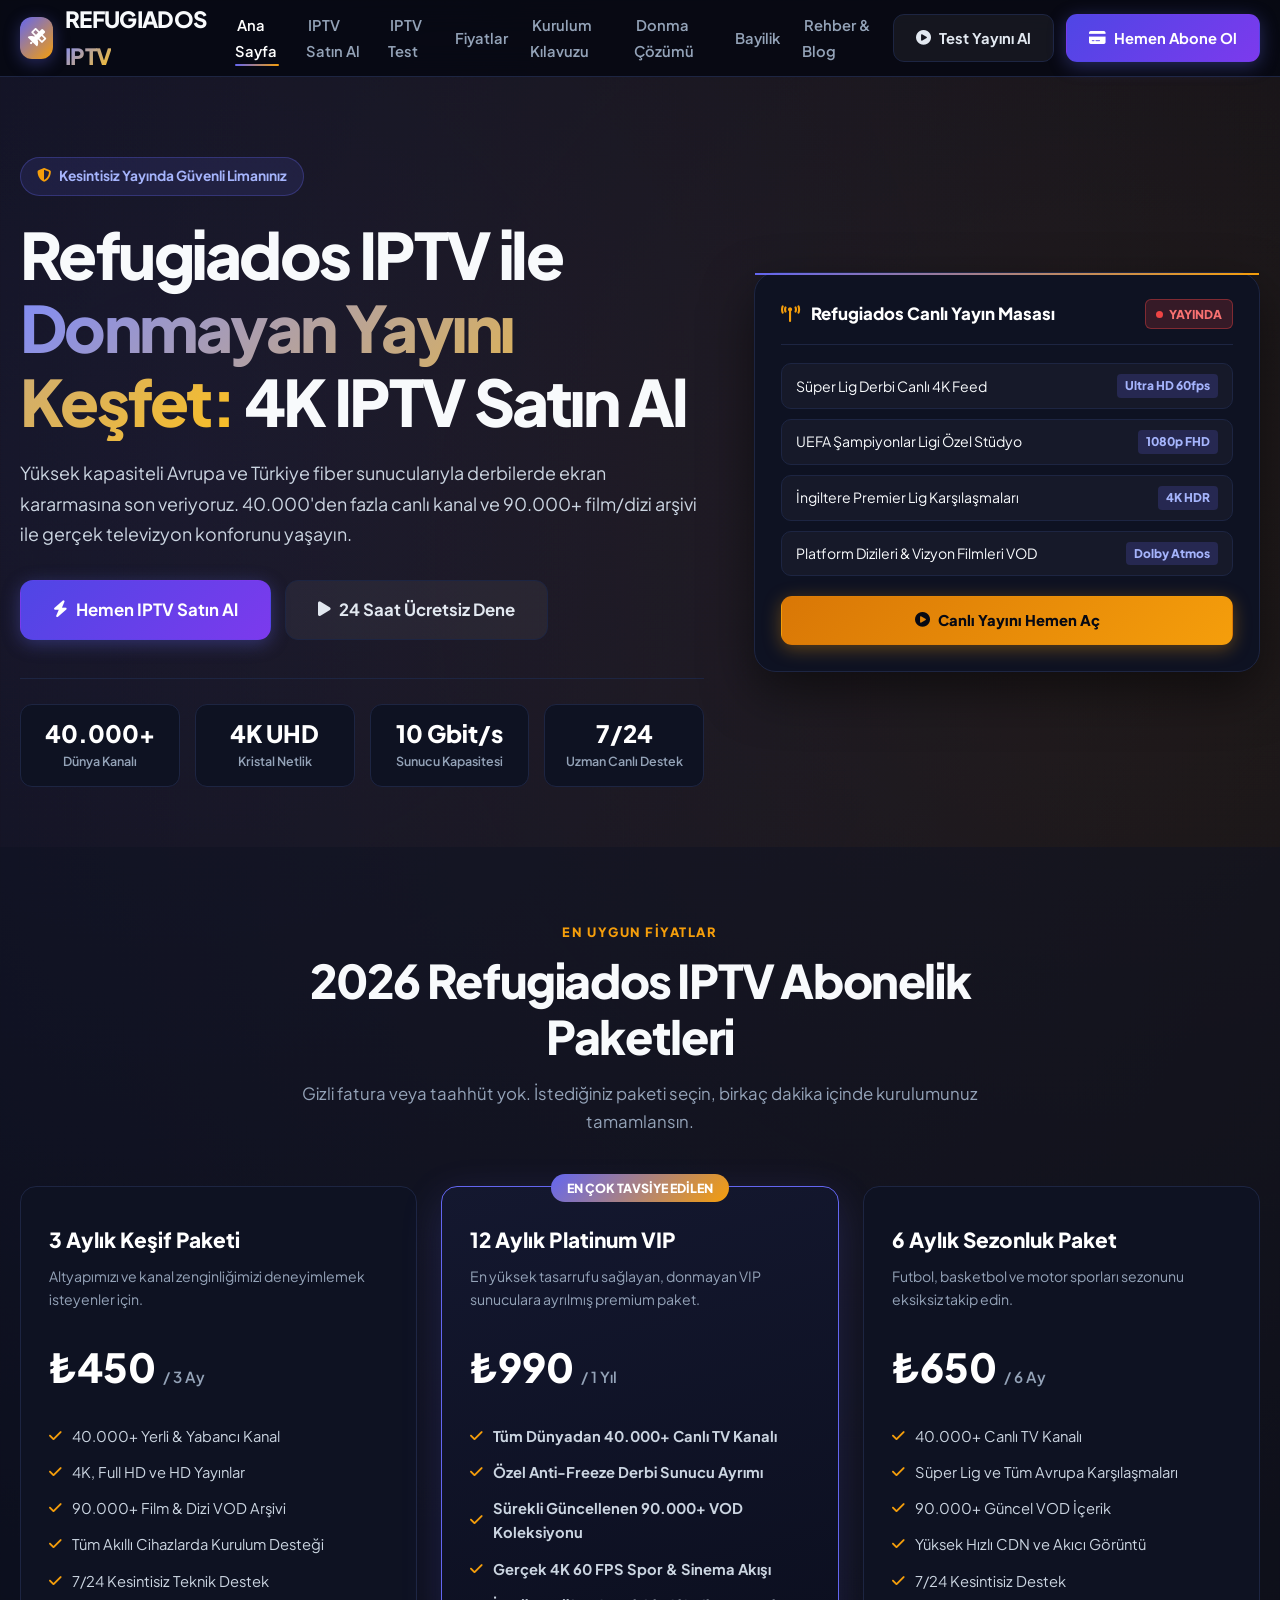
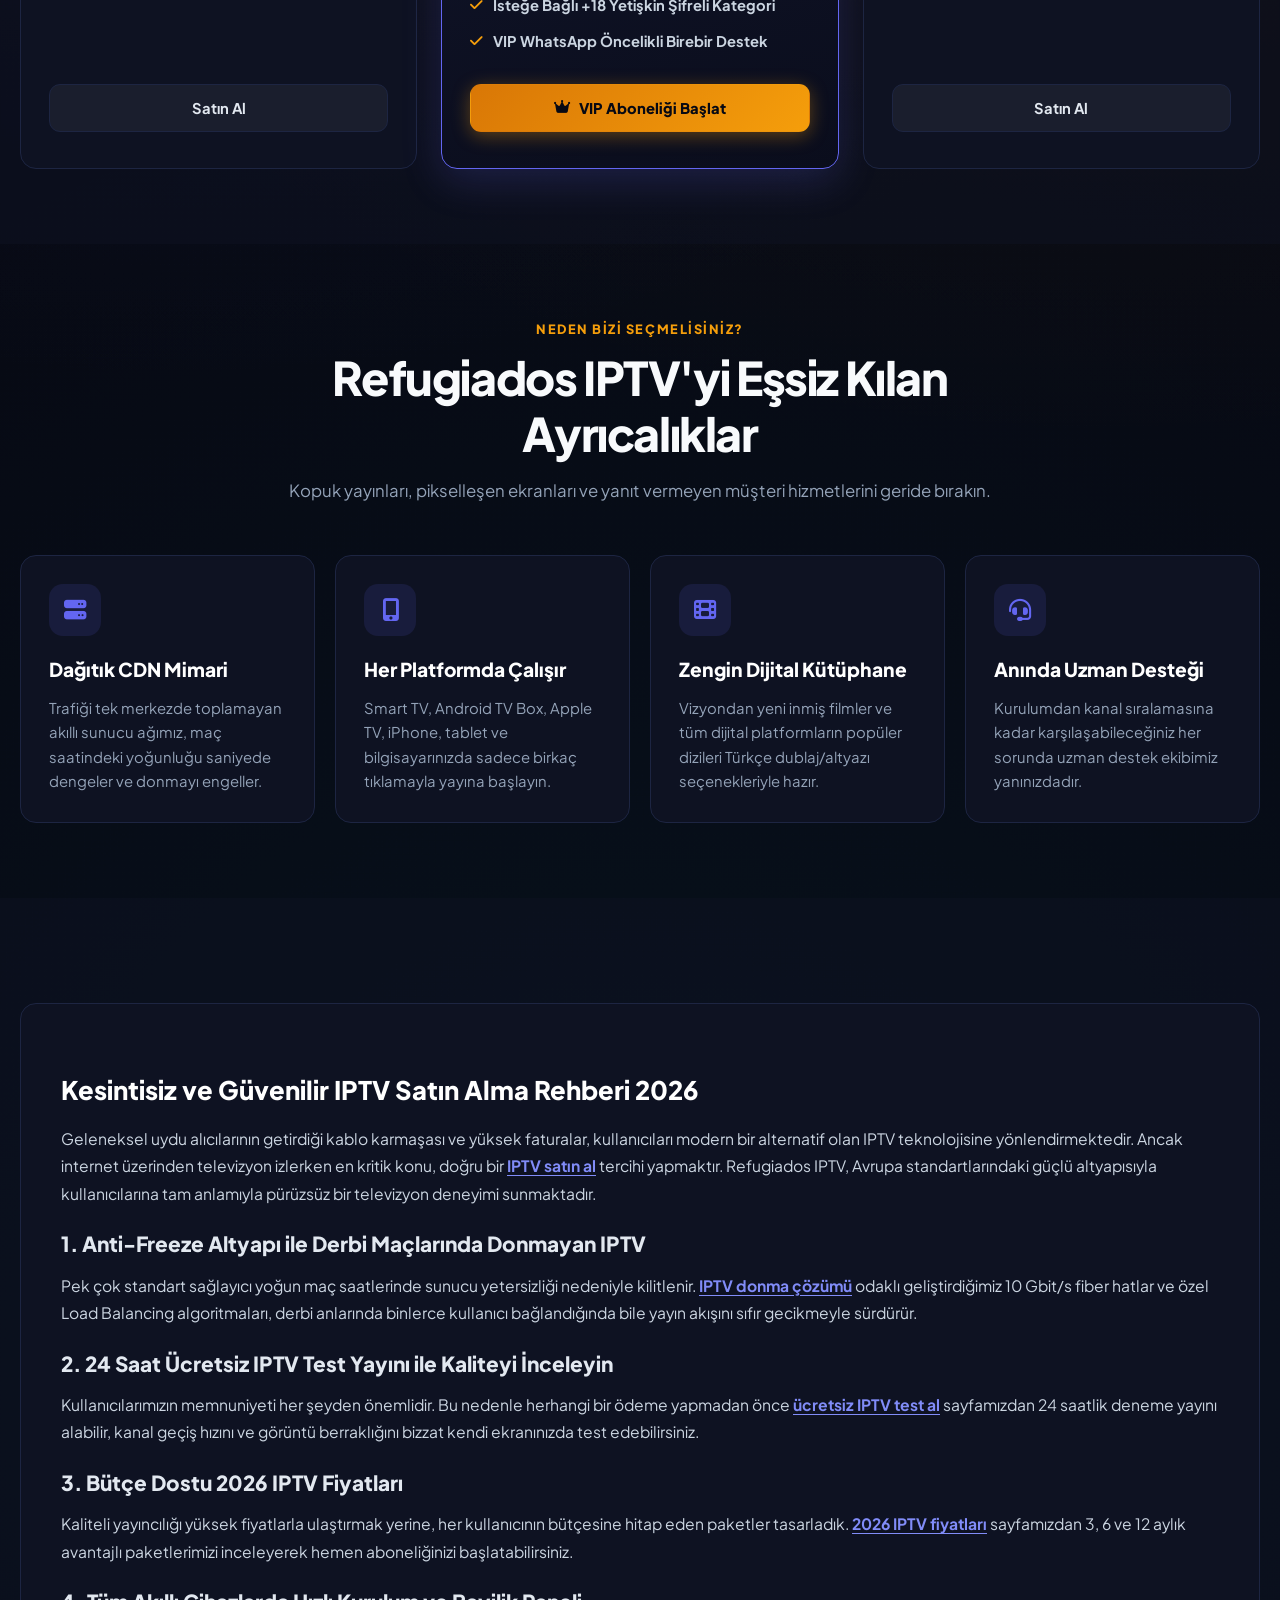
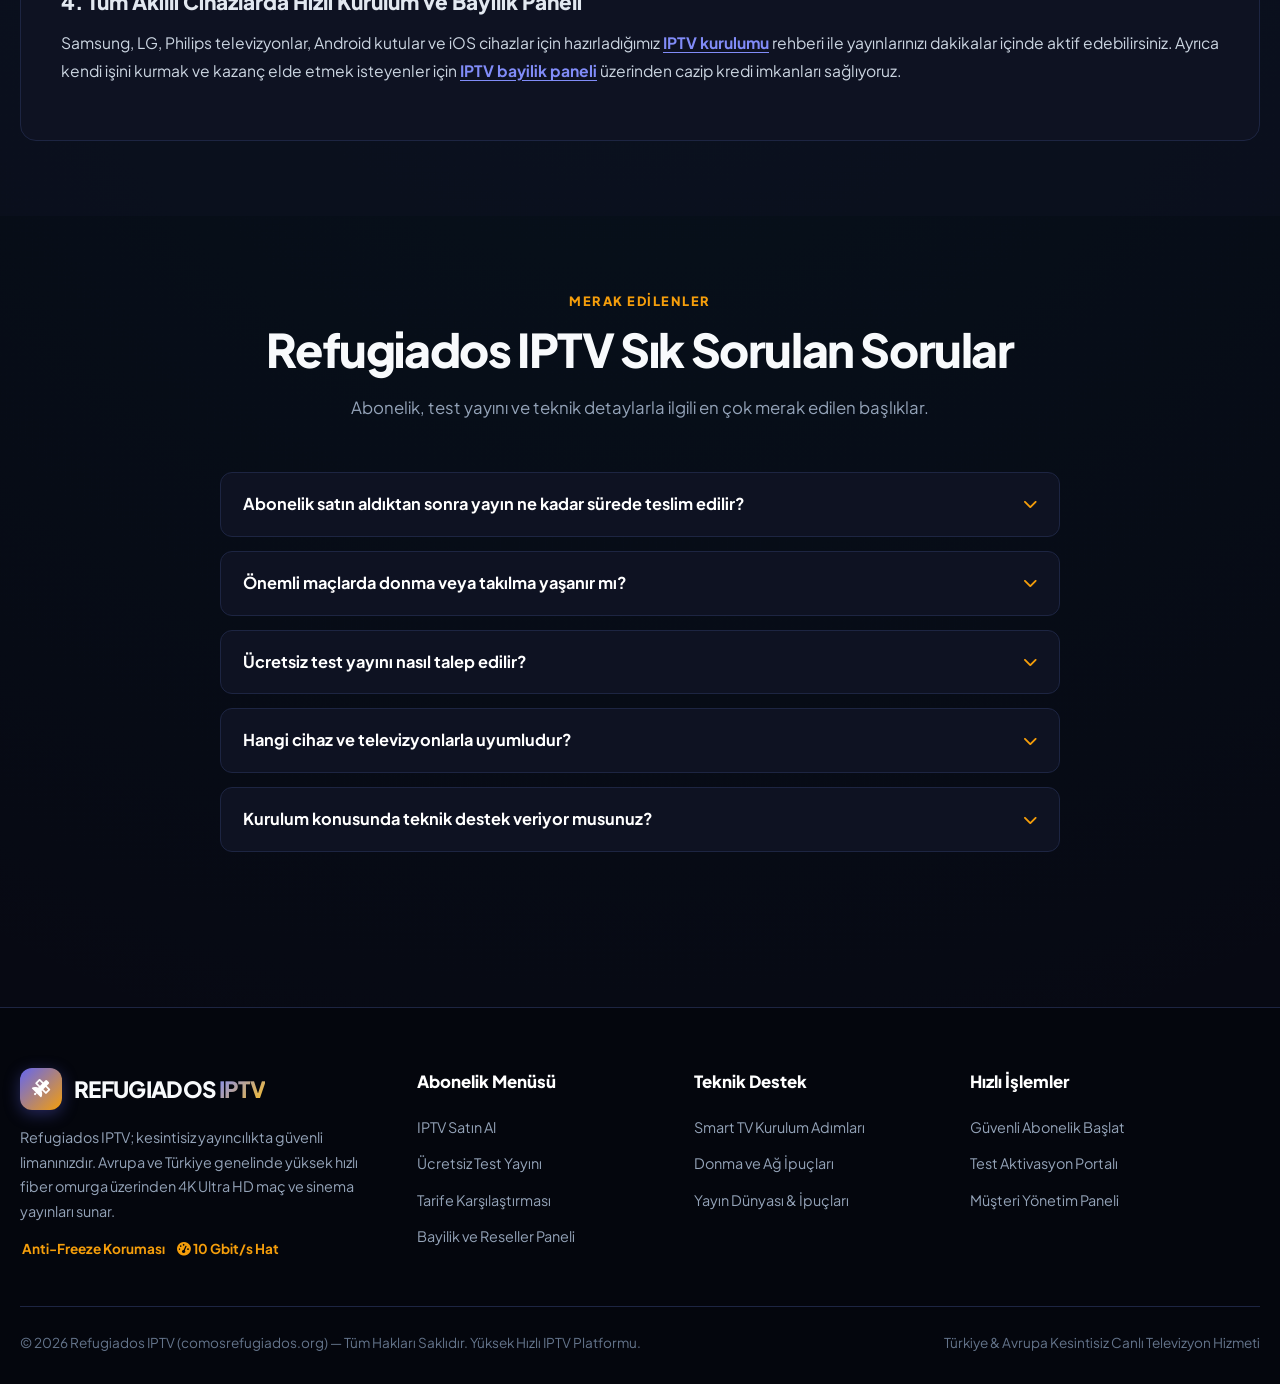
<file: index.html>
<!DOCTYPE html>
<html lang="tr">
<head>
  <meta charset="UTF-8">
  <meta name="viewport" content="width=device-width, initial-scale=1.0">
  <title>IPTV | IPTV Satın Al & Güncel İçerikleri Test Et - Refugiados</title>
  <meta name="description" content="Yayın donmalarına son veren Refugiados IPTV ile tanışın! 40.000+ canlı kanal, 4K canlı spor karşılaşmaları, 90.000+ film ve dizi arşivi. Hemen ücretsiz IPTV test yayını al!">
  <meta name="keywords" content="iptv, iptv satın al, iptv test, donmayan iptv, 4k iptv, iptv fiyatları, güvenilir iptv, maç yayınları iptv, iptv paketleri, avrupa iptv">
  <meta name="robots" content="index, follow, max-image-preview:large, max-snippet:-1">
  <link rel="canonical" href="https://comosrefugiados.org/">
  <link rel="preconnect" href="https://fonts.googleapis.com">
  <link rel="preconnect" href="https://fonts.gstatic.com" crossorigin>
  <link href="https://fonts.googleapis.com/css2?family=Plus+Jakarta+Sans:wght@400;500;600;700;800;900&display=swap" rel="stylesheet">
  <link rel="stylesheet" href="https://cdnjs.cloudflare.com/ajax/libs/font-awesome/6.5.2/css/all.min.css">
  <link rel="stylesheet" href="/style.css">
</head>
<body>
  <header class="site-header">
    <div class="container nav-wrap">
      <a href="/" class="logo" aria-label="Refugiados IPTV">
        <div class="logo-badge"><i class="fas fa-satellite"></i></div>
        <div>REFUGIADOS <span>IPTV</span></div>
      </a>
      <ul class="nav-links">
        <li><a href="/" class="active">Ana Sayfa</a></li>
        <li><a href="/iptv-satin-al" class="">IPTV Satın Al</a></li>
        <li><a href="/iptv-test" class="">IPTV Test</a></li>
        <li><a href="/iptv-fiyatlari" class="">Fiyatlar</a></li>
        <li><a href="/iptv-kurulumu" class="">Kurulum Kılavuzu</a></li>
        <li><a href="/iptv-donma-cozumu" class="">Donma Çözümü</a></li>
        <li><a href="/iptv-bayilik" class="">Bayilik</a></li>
        <li><a href="/blog" class="">Rehber & Blog</a></li>
      </ul>
      <div class="header-actions">
        <a href="/iptv-test" class="btn btn-ghost"><i class="fas fa-play-circle"></i> Test Yayını Al</a>
        <a href="https://kaliteplayer12.com/iptv-satin-al" class="btn btn-primary"><i class="fas fa-credit-card"></i> Hemen Abone Ol</a>
        <button class="mobile-toggle" id="mobileToggle" aria-label="Menüyü Aç"><i class="fas fa-bars"></i></button>
      </div>
    </div>
    <!-- Google tag (gtag.js) -->
<script async src="https://www.googletagmanager.com/gtag/js?id=G-472CGX6RZD"></script>
<script>
  window.dataLayer = window.dataLayer || [];
  function gtag(){dataLayer.push(arguments);}
  gtag('js', new Date());

  gtag('config', 'G-472CGX6RZD');
</script>
  </header>

  <div class="mobile-backdrop" id="mobileBackdrop"></div>
  <div class="mobile-nav-panel" id="mobileNavPanel">
    <div class="mobile-panel-top">
      <div class="logo">
        <div class="logo-badge"><i class="fas fa-satellite"></i></div>
        <div>REFUGIADOS <span>IPTV</span></div>
      </div>
      <button class="mobile-close-btn" id="mobileCloseBtn"><i class="fas fa-times"></i></button>
    </div>
    <ul class="mobile-menu-list">
      <li><a href="/">Ana Sayfa</a></li>
      <li><a href="/iptv-satin-al">IPTV Satın Al</a></li>
      <li><a href="/iptv-test">Ücretsiz Test Al</a></li>
      <li><a href="/iptv-fiyatlari">IPTV Fiyat Listesi</a></li>
      <li><a href="/iptv-kurulumu">Cihaz Kurulum Rehberi</a></li>
      <li><a href="/iptv-donma-cozumu">Donma & Hız Çözümleri</a></li>
      <li><a href="/iptv-bayilik">Bayilik Paneli</a></li>
      <li><a href="/blog">Blog & Bilgi Merkezi</a></li>
    </ul>
    <div style="margin-top:auto; display:flex; flex-direction:column; gap:12px; padding-top:20px;">
      <a href="/iptv-test" class="btn btn-ghost" style="width:100%">Ücretsiz Test Al</a>
      <a href="https://kaliteplayer12.com/iptv-satin-al" class="btn btn-primary" style="width:100%">Hemen Abone Ol</a>
    </div>
  </div>

  <section class="hero-sec">
    <div class="container hero-split">
      <div>
        <div class="pill-badge">
          <i class="fas fa-shield-alt"></i> Kesintisiz Yayında Güvenli Limanınız
        </div>
        <h1 class="hero-h1">
          Refugiados IPTV ile <span>Donmayan Yayını Keşfet:</span> 4K IPTV Satın Al
        </h1>
        <p class="hero-lead">
          Yüksek kapasiteli Avrupa ve Türkiye fiber sunucularıyla derbilerde ekran kararmasına son veriyoruz. 40.000'den fazla canlı kanal ve 90.000+ film/dizi arşivi ile gerçek televizyon konforunu yaşayın.
        </p>
        <div class="hero-actions">
          <a href="https://kaliteplayer12.com/iptv-satin-al" class="btn btn-primary btn-lg">
            <i class="fas fa-bolt"></i> Hemen IPTV Satın Al
          </a>
          <a href="/iptv-test" class="btn btn-ghost btn-lg">
            <i class="fas fa-play"></i> 24 Saat Ücretsiz Dene
          </a>
        </div>
        <div class="stat-strip">
          <div class="stat-box">
            <div class="num">40.000+</div>
            <div class="desc">Dünya Kanalı</div>
          </div>
          <div class="stat-box">
            <div class="num">4K UHD</div>
            <div class="desc">Kristal Netlik</div>
          </div>
          <div class="stat-box">
            <div class="num">10 Gbit/s</div>
            <div class="desc">Sunucu Kapasitesi</div>
          </div>
          <div class="stat-box">
            <div class="num">7/24</div>
            <div class="desc">Uzman Canlı Destek</div>
          </div>
        </div>
      </div>

      <div>
        <div class="hero-preview">
          <div class="preview-top">
            <div class="preview-title"><i class="fas fa-broadcast-tower" style="color:var(--accent); margin-right:8px;"></i> Refugiados Canlı Yayın Masası</div>
            <div class="live-pill"><div class="live-dot"></div> YAYINDA</div>
          </div>
          <div class="preview-channels">
            <div class="channel-row">
              <span>Süper Lig Derbi Canlı 4K Feed</span>
              <span class="res">Ultra HD 60fps</span>
            </div>
            <div class="channel-row">
              <span>UEFA Şampiyonlar Ligi Özel Stüdyo</span>
              <span class="res">1080p FHD</span>
            </div>
            <div class="channel-row">
              <span>İngiltere Premier Lig Karşılaşmaları</span>
              <span class="res">4K HDR</span>
            </div>
            <div class="channel-row">
              <span>Platform Dizileri & Vizyon Filmleri VOD</span>
              <span class="res">Dolby Atmos</span>
            </div>
          </div>
          <a href="https://kaliteplayer12.com/iptv-satin-al" class="btn btn-accent" style="width:100%">
            <i class="fas fa-play-circle"></i> Canlı Yayını Hemen Aç
          </a>
        </div>
      </div>
    </div>
  </section>

  <section class="main-sec alt" id="tarifeler">
    <div class="container">
      <div class="sec-header">
        <div class="sec-badge">EN UYGUN FİYATLAR</div>
        <h2 class="sec-title">2026 Refugiados IPTV Abonelik Paketleri</h2>
        <p class="sec-sub">Gizli fatura veya taahhüt yok. İstediğiniz paketi seçin, birkaç dakika içinde kurulumunuz tamamlansın.</p>
      </div>

      <div class="grid-3">
        <div class="pricing-card">
          <div class="plan-name">3 Aylık Keşif Paketi</div>
          <div class="plan-desc">Altyapımızı ve kanal zenginliğimizi deneyimlemek isteyenler için.</div>
          <div class="plan-price">₺450 <span>/ 3 Ay</span></div>
          <ul class="plan-features">
            <li><i class="fas fa-check"></i> 40.000+ Yerli & Yabancı Kanal</li>
            <li><i class="fas fa-check"></i> 4K, Full HD ve HD Yayınlar</li>
            <li><i class="fas fa-check"></i> 90.000+ Film & Dizi VOD Arşivi</li>
            <li><i class="fas fa-check"></i> Tüm Akıllı Cihazlarda Kurulum Desteği</li>
            <li><i class="fas fa-check"></i> 7/24 Kesintisiz Teknik Destek</li>
          </ul>
          <a href="https://kaliteplayer12.com/iptv-satin-al" class="btn btn-ghost" style="width:100%">Satın Al</a>
        </div>

        <div class="pricing-card featured">
          <div class="featured-tag">EN ÇOK TAVSİYE EDİLEN</div>
          <div class="plan-name">12 Aylık Platinum VIP</div>
          <div class="plan-desc">En yüksek tasarrufu sağlayan, donmayan VIP sunuculara ayrılmış premium paket.</div>
          <div class="plan-price">₺990 <span>/ 1 Yıl</span></div>
          <ul class="plan-features">
            <li><i class="fas fa-check"></i> <strong>Tüm Dünyadan 40.000+ Canlı TV Kanalı</strong></li>
            <li><i class="fas fa-check"></i> <strong>Özel Anti-Freeze Derbi Sunucu Ayrımı</strong></li>
            <li><i class="fas fa-check"></i> <strong>Sürekli Güncellenen 90.000+ VOD Koleksiyonu</strong></li>
            <li><i class="fas fa-check"></i> <strong>Gerçek 4K 60 FPS Spor & Sinema Akışı</strong></li>
            <li><i class="fas fa-check"></i> <strong>İsteğe Bağlı +18 Yetişkin Şifreli Kategori</strong></li>
            <li><i class="fas fa-check"></i> <strong>VIP WhatsApp Öncelikli Birebir Destek</strong></li>
          </ul>
          <a href="https://kaliteplayer12.com/iptv-satin-al" class="btn btn-accent" style="width:100%">
            <i class="fas fa-crown"></i> VIP Aboneliği Başlat
          </a>
        </div>

        <div class="pricing-card">
          <div class="plan-name">6 Aylık Sezonluk Paket</div>
          <div class="plan-desc">Futbol, basketbol ve motor sporları sezonunu eksiksiz takip edin.</div>
          <div class="plan-price">₺650 <span>/ 6 Ay</span></div>
          <ul class="plan-features">
            <li><i class="fas fa-check"></i> 40.000+ Canlı TV Kanalı</li>
            <li><i class="fas fa-check"></i> Süper Lig ve Tüm Avrupa Karşılaşmaları</li>
            <li><i class="fas fa-check"></i> 90.000+ Güncel VOD İçerik</li>
            <li><i class="fas fa-check"></i> Yüksek Hızlı CDN ve Akıcı Görüntü</li>
            <li><i class="fas fa-check"></i> 7/24 Kesintisiz Destek</li>
          </ul>
          <a href="https://kaliteplayer12.com/iptv-satin-al" class="btn btn-ghost" style="width:100%">Satın Al</a>
        </div>
      </div>
    </div>
  </section>

  <section class="main-sec">
    <div class="container">
      <div class="sec-header">
        <div class="sec-badge">NEDEN BİZİ SEÇMELİSİNİZ?</div>
        <h2 class="sec-title">Refugiados IPTV'yi Eşsiz Kılan Ayrıcalıklar</h2>
        <p class="sec-sub">Kopuk yayınları, pikselleşen ekranları ve yanıt vermeyen müşteri hizmetlerini geride bırakın.</p>
      </div>

      <div class="grid-4">
        <div class="feat-card">
          <div class="feat-icon"><i class="fas fa-server"></i></div>
          <h3>Dağıtık CDN Mimari</h3>
          <p>Trafiği tek merkezde toplamayan akıllı sunucu ağımız, maç saatindeki yoğunluğu saniyede dengeler ve donmayı engeller.</p>
        </div>
        <div class="feat-card">
          <div class="feat-icon"><i class="fas fa-mobile-alt"></i></div>
          <h3>Her Platformda Çalışır</h3>
          <p>Smart TV, Android TV Box, Apple TV, iPhone, tablet ve bilgisayarınızda sadece birkaç tıklamayla yayına başlayın.</p>
        </div>
        <div class="feat-card">
          <div class="feat-icon"><i class="fas fa-film"></i></div>
          <h3>Zengin Dijital Kütüphane</h3>
          <p>Vizyondan yeni inmiş filmler ve tüm dijital platformların popüler dizileri Türkçe dublaj/altyazı seçenekleriyle hazır.</p>
        </div>
        <div class="feat-card">
          <div class="feat-icon"><i class="fas fa-headset"></i></div>
          <h3>Anında Uzman Desteği</h3>
          <p>Kurulumdan kanal sıralamasına kadar karşılaşabileceğiniz her sorunda uzman destek ekibimiz yanınızdadır.</p>
        </div>
      </div>
    </div>
  </section>

  <section class="main-sec alt">
    <div class="container">
      <div class="article-body">
        <h2>Kesintisiz ve Güvenilir IPTV Satın Alma Rehberi 2026</h2>
        <p>
          Geleneksel uydu alıcılarının getirdiği kablo karmaşası ve yüksek faturalar, kullanıcıları modern bir alternatif olan IPTV teknolojisine yönlendirmektedir. Ancak internet üzerinden televizyon izlerken en kritik konu, doğru bir <a href="/iptv-satin-al" class="intext-link">IPTV satın al</a> tercihi yapmaktır. Refugiados IPTV, Avrupa standartlarındaki güçlü altyapısıyla kullanıcılarına tam anlamıyla pürüzsüz bir televizyon deneyimi sunmaktadır.
        </p>

        <h3>1. Anti-Freeze Altyapı ile Derbi Maçlarında Donmayan IPTV</h3>
        <p>
          Pek çok standart sağlayıcı yoğun maç saatlerinde sunucu yetersizliği nedeniyle kilitlenir. <a href="/iptv-donma-cozumu" class="intext-link">IPTV donma çözümü</a> odaklı geliştirdiğimiz 10 Gbit/s fiber hatlar ve özel Load Balancing algoritmaları, derbi anlarında binlerce kullanıcı bağlandığında bile yayın akışını sıfır gecikmeyle sürdürür.
        </p>

        <h3>2. 24 Saat Ücretsiz IPTV Test Yayını ile Kaliteyi İnceleyin</h3>
        <p>
          Kullanıcılarımızın memnuniyeti her şeyden önemlidir. Bu nedenle herhangi bir ödeme yapmadan önce <a href="/iptv-test" class="intext-link">ücretsiz IPTV test al</a> sayfamızdan 24 saatlik deneme yayını alabilir, kanal geçiş hızını ve görüntü berraklığını bizzat kendi ekranınızda test edebilirsiniz.
        </p>

        <h3>3. Bütçe Dostu 2026 IPTV Fiyatları</h3>
        <p>
          Kaliteli yayıncılığı yüksek fiyatlarla ulaştırmak yerine, her kullanıcının bütçesine hitap eden paketler tasarladık. <a href="/iptv-fiyatlari" class="intext-link">2026 IPTV fiyatları</a> sayfamızdan 3, 6 ve 12 aylık avantajlı paketlerimizi inceleyerek hemen aboneliğinizi başlatabilirsiniz.
        </p>

        <h3>4. Tüm Akıllı Cihazlarda Hızlı Kurulum ve Bayilik Paneli</h3>
        <p>
          Samsung, LG, Philips televizyonlar, Android kutular ve iOS cihazlar için hazırladığımız <a href="/iptv-kurulumu" class="intext-link">IPTV kurulumu</a> rehberi ile yayınlarınızı dakikalar içinde aktif edebilirsiniz. Ayrıca kendi işini kurmak ve kazanç elde etmek isteyenler için <a href="/iptv-bayilik" class="intext-link">IPTV bayilik paneli</a> üzerinden cazip kredi imkanları sağlıyoruz.
        </p>
      </div>
    </div>
  </section>

  <section class="main-sec">
    <div class="container">
      <div class="sec-header">
        <div class="sec-badge">MERAK EDİLENLER</div>
        <h2 class="sec-title">Refugiados IPTV Sık Sorulan Sorular</h2>
        <p class="sec-sub">Abonelik, test yayını ve teknik detaylarla ilgili en çok merak edilen başlıklar.</p>
      </div>

      <div class="faq-wrap">
        <div class="faq-item">
          <div class="faq-q">Abonelik satın aldıktan sonra yayın ne kadar sürede teslim edilir? <i class="fas fa-chevron-down"></i></div>
          <div class="faq-a">Ödeme onayınızın hemen ardından M3U linkiniz ve Xtream Codes giriş bilgileriniz otomatik olarak üretilip WhatsApp veya e-posta yoluyla 2-5 dakika içinde size iletilir.</div>
        </div>
        <div class="faq-item">
          <div class="faq-q">Önemli maçlarda donma veya takılma yaşanır mı? <i class="fas fa-chevron-down"></i></div>
          <div class="faq-a">Kesinlikle hayır. Refugiados IPTV altyapısı, Avrupa ve Türkiye'deki Tier-3 veri merkezlerinde yedekli çalışan anti-freeze sunuculardan oluşur. En az 16 Mbps internet bağlantınız olduğu sürece donma yaşanmaz.</div>
        </div>
        <div class="faq-item">
          <div class="faq-q">Ücretsiz test yayını nasıl talep edilir? <i class="fas fa-chevron-down"></i></div>
          <div class="faq-a">IPTV Test sayfamızdaki formu doldurarak veya canlı destek hattımıza yazarak anında 24 saatlik deneme hesabınızı açtırabilirsiniz.</div>
        </div>
        <div class="faq-item">
          <div class="faq-q">Hangi cihaz ve televizyonlarla uyumludur? <i class="fas fa-chevron-down"></i></div>
          <div class="faq-a">Samsung ve LG Smart TV'ler, tüm Android TV ve TV kutuları, Apple TV, iPhone, iPad, Windows ve Mac bilgisayarlar ile MAG kutuları dahil tüm cihazlarda sorunsuz çalışır.</div>
        </div>
        <div class="faq-item">
          <div class="faq-q">Kurulum konusunda teknik destek veriyor musunuz? <i class="fas fa-chevron-down"></i></div>
          <div class="faq-a">Evet, teknik destek ekibimiz haftanın 7 günü 24 saat boyunca WhatsApp üzerinden uzaktan kurulum ve ayar desteği sağlamaktadır.</div>
        </div>
      </div>
    </div>
  </section>

  <footer class="site-footer">
    <div class="container footer-cols">
      <div class="footer-col">
        <div class="logo" style="margin-bottom:15px;">
          <div class="logo-badge"><i class="fas fa-satellite"></i></div>
          <div>REFUGIADOS <span>IPTV</span></div>
        </div>
        <p style="font-size:0.9rem; line-height:1.7; color:var(--text-muted); margin-bottom:15px;">
          Refugiados IPTV; kesintisiz yayıncılıkta güvenli limanınızdır. Avrupa ve Türkiye genelinde yüksek hızlı fiber omurga üzerinden 4K Ultra HD maç ve sinema yayınları sunar.
        </p>
        <div style="display:flex; gap:12px; font-weight:700; font-size:0.85rem; color:var(--accent);">
          <span><i class="fas fa-check-shield"></i> Anti-Freeze Koruması</span>
          <span><i class="fas fa-tachometer-alt"></i> 10 Gbit/s Hat</span>
        </div>
      </div>
      <div class="footer-col">
        <h4>Abonelik Menüsü</h4>
        <ul>
          <li><a href="/iptv-satin-al">IPTV Satın Al</a></li>
          <li><a href="/iptv-test">Ücretsiz Test Yayını</a></li>
          <li><a href="/iptv-fiyatlari">Tarife Karşılaştırması</a></li>
          <li><a href="/iptv-bayilik">Bayilik ve Reseller Paneli</a></li>
        </ul>
      </div>
      <div class="footer-col">
        <h4>Teknik Destek</h4>
        <ul>
          <li><a href="/iptv-kurulumu">Smart TV Kurulum Adımları</a></li>
          <li><a href="/iptv-donma-cozumu">Donma ve Ağ İpuçları</a></li>
          <li><a href="/blog">Yayın Dünyası & İpuçları</a></li>
        </ul>
      </div>
      <div class="footer-col">
        <h4>Hızlı İşlemler</h4>
        <ul>
          <li><a href="https://kaliteplayer12.com/iptv-satin-al">Güvenli Abonelik Başlat</a></li>
          <li><a href="https://kaliteplayer12.com/iptv-test">Test Aktivasyon Portalı</a></li>
          <li><a href="https://kaliteplayer12.com/">Müşteri Yönetim Paneli</a></li>
        </ul>
      </div>
    </div>
    <div class="container footer-bottom">
      <div>© 2026 Refugiados IPTV (comosrefugiados.org) — Tüm Hakları Saklıdır. Yüksek Hızlı IPTV Platformu.</div>
      <div>Türkiye & Avrupa Kesintisiz Canlı Televizyon Hizmeti</div>
    </div>
  </footer>
  <style>
/* Refugiados IPTV - Royal Indigo & Sunset Gold Theme */
:root {
  --bg: #070913;
  --surface: #0e1222;
  --surface-hover: #151b32;
  --surface-border: #1d2542;
  --primary: #6366f1;
  --primary-glow: rgba(99, 102, 241, 0.35);
  --accent: #f59e0b;
  --accent-glow: rgba(245, 158, 11, 0.35);
  --emerald: #10b981;
  --cyan: #06b6d4;
  --text: #f8fafc;
  --text-muted: #94a3b8;
  --text-dim: #64748b;
  --max-w: 1240px;
  --radius: 16px;
  --transition: all 0.25s cubic-bezier(0.4, 0, 0.2, 1);
}

* { box-sizing: border-box; margin: 0; padding: 0; }
html {
  scroll-behavior: smooth;
  font-family: 'Plus Jakarta Sans', system-ui, -apple-system, sans-serif;
  background-color: var(--bg);
  color: var(--text);
  line-height: 1.65;
}
body {
  background: 
    radial-gradient(circle at 14% 10%, rgba(99, 102, 241, 0.12), transparent 36%),
    radial-gradient(circle at 86% 12%, rgba(245, 158, 11, 0.10), transparent 36%),
    radial-gradient(circle at 50% 65%, rgba(6, 182, 212, 0.05), transparent 45%),
    var(--bg);
  min-height: 100vh;
  overflow-x: hidden;
}
a { color: inherit; text-decoration: none; transition: var(--transition); }
img { max-width: 100%; height: auto; }
.container { width: min(var(--max-w), calc(100% - 40px)); margin: 0 auto; }

header.site-header {
  position: sticky; top: 0; z-index: 1000;
  background: rgba(7, 9, 19, 0.92);
  backdrop-filter: blur(16px);
  -webkit-backdrop-filter: blur(16px);
  border-bottom: 1px solid var(--surface-border);
}
.nav-wrap {
  display: flex; align-items: center; justify-content: space-between;
  min-height: 76px; gap: 20px;
}
.logo {
  display: flex; align-items: center; gap: 12px;
  font-size: 1.4rem; font-weight: 900; letter-spacing: -0.03em;
}
.logo-badge {
  width: 42px; height: 42px; border-radius: 12px;
  background: linear-gradient(135deg, var(--primary), var(--accent));
  display: flex; align-items: center; justify-content: center;
  color: #fff; font-size: 1.15rem; font-weight: 900; box-shadow: 0 4px 16px var(--primary-glow);
}
.logo span {
  background: linear-gradient(135deg, #818cf8, #fbbf24);
  -webkit-background-clip: text; -webkit-text-fill-color: transparent;
}
.nav-links { display: flex; align-items: center; gap: 20px; list-style: none; }
.nav-links a {
  font-size: 0.92rem; font-weight: 600; color: var(--text-muted);
  position: relative; padding: 6px 2px;
}
.nav-links a:hover, .nav-links a.active { color: #fff; }
.nav-links a.active::after {
  content: ''; position: absolute; bottom: 0; left: 0; width: 100%; height: 2px;
  background: linear-gradient(90deg, var(--primary), var(--accent));
  border-radius: 2px;
}
.header-actions { display: flex; align-items: center; gap: 12px; }

.btn {
  display: inline-flex; align-items: center; justify-content: center;
  gap: 8px; padding: 11px 22px; border-radius: 11px;
  font-weight: 700; font-size: 0.92rem; cursor: pointer;
  border: 1px solid transparent; transition: var(--transition);
  text-align: center; white-space: nowrap;
}
.btn-primary {
  background: linear-gradient(135deg, #4f46e5, #7c3aed);
  color: #fff; box-shadow: 0 4px 18px var(--primary-glow);
}
.btn-primary:hover {
  transform: translateY(-2px); box-shadow: 0 8px 25px var(--primary-glow); filter: brightness(1.1);
}
.btn-accent {
  background: linear-gradient(135deg, #d97706, #f59e0b);
  color: #070913; font-weight: 800; box-shadow: 0 4px 18px var(--accent-glow);
}
.btn-accent:hover {
  transform: translateY(-2px); box-shadow: 0 8px 25px var(--accent-glow); filter: brightness(1.1);
}
.btn-ghost {
  background: rgba(255, 255, 255, 0.05); color: #e2e8f0;
  border: 1px solid var(--surface-border);
}
.btn-ghost:hover {
  background: rgba(255, 255, 255, 0.1); border-color: rgba(255, 255, 255, 0.2); transform: translateY(-2px);
}
.btn-lg { padding: 15px 32px; font-size: 1.05rem; border-radius: 13px; }

.mobile-toggle {
  display: none; background: transparent; border: none;
  color: #fff; font-size: 1.5rem; cursor: pointer; padding: 6px;
}

/* Mobile drawer - strictly hidden on desktop */
.mobile-nav-panel {
  display: none !important;
  position: fixed; top: 0; right: -100%; width: 85%; max-width: 320px; height: 100vh;
  background: #0a0d1a; border-left: 1px solid var(--surface-border);
  z-index: 2000; padding: 25px 20px; flex-direction: column;
  transition: right 0.25s ease;
}
.mobile-nav-panel.open { display: flex !important; right: 0; }
.mobile-backdrop {
  position: fixed; top: 0; left: 0; width: 100vw; height: 100vh;
  background: rgba(0,0,0,0.7); z-index: 1999; display: none;
}
.mobile-backdrop.open { display: block; }
.mobile-panel-top { display: flex; justify-content: space-between; align-items: center; margin-bottom: 25px; }
.mobile-close-btn { background: transparent; border: none; color: #fff; font-size: 1.4rem; cursor: pointer; }
.mobile-menu-list { list-style: none; display: flex; flex-direction: column; gap: 16px; }
.mobile-menu-list a { font-size: 1.05rem; font-weight: 700; color: #e2e8f0; }

@media (min-width: 769px) {
  .mobile-nav-panel, .mobile-backdrop, .mobile-toggle { display: none !important; }
}

/* Hero Section */
.hero-sec { padding: 80px 0 60px; position: relative; }
.hero-split { display: grid; grid-template-columns: 1.15fr 0.85fr; gap: 50px; align-items: center; }
.pill-badge {
  display: inline-flex; align-items: center; gap: 8px;
  background: rgba(99, 102, 241, 0.12); border: 1px solid rgba(99, 102, 241, 0.3);
  color: #a5b4fc; padding: 7px 16px; border-radius: 999px;
  font-size: 0.86rem; font-weight: 700; margin-bottom: 22px;
}
.pill-badge i { color: var(--accent); }

h1.hero-h1 {
  font-size: clamp(2.3rem, 5vw, 4rem); font-weight: 900;
  line-height: 1.15; letter-spacing: -0.04em; margin-bottom: 20px;
}
h1.hero-h1 span {
  background: linear-gradient(135deg, #818cf8, #fbbf24);
  -webkit-background-clip: text; -webkit-text-fill-color: transparent;
}
p.hero-lead {
  font-size: 1.12rem; color: #cbd5e1; line-height: 1.7; margin-bottom: 30px;
}
.hero-actions { display: flex; gap: 14px; flex-wrap: wrap; margin-bottom: 38px; }

.stat-strip {
  display: grid; grid-template-columns: repeat(4, 1fr); gap: 15px;
  padding-top: 25px; border-top: 1px solid var(--surface-border);
}
.stat-box {
  background: var(--surface); border: 1px solid var(--surface-border);
  padding: 14px; border-radius: 12px; text-align: center;
}
.stat-box .num { font-size: 1.5rem; font-weight: 900; color: #fff; line-height: 1.2; }
.stat-box .desc { font-size: 0.78rem; color: var(--text-muted); font-weight: 600; margin-top: 4px; }

/* Hero Preview */
.hero-preview {
  background: var(--surface); border: 1px solid var(--surface-border);
  border-radius: 22px; padding: 26px; box-shadow: 0 20px 50px rgba(0,0,0,0.5);
  position: relative;
}
.hero-preview::before {
  content: ''; position: absolute; top: 0; left: 0; right: 0; height: 2px;
  background: linear-gradient(90deg, var(--primary), var(--accent));
}
.preview-top {
  display: flex; justify-content: space-between; align-items: center;
  padding-bottom: 15px; margin-bottom: 18px; border-bottom: 1px solid var(--surface-border);
}
.preview-title { font-size: 1.05rem; font-weight: 800; color: #fff; }
.live-pill {
  background: rgba(239, 68, 68, 0.18); border: 1px solid rgba(239, 68, 68, 0.4);
  color: #f87171; font-size: 0.76rem; font-weight: 800; padding: 4px 10px; border-radius: 6px;
  display: flex; align-items: center; gap: 6px;
}
.live-dot { width: 7px; height: 7px; border-radius: 50%; background: #ef4444; }
.preview-channels { display: flex; flex-direction: column; gap: 10px; margin-bottom: 20px; }
.channel-row {
  display: flex; justify-content: space-between; align-items: center;
  background: rgba(255, 255, 255, 0.03); border: 1px solid var(--surface-border);
  padding: 10px 14px; border-radius: 10px; font-size: 0.88rem;
}
.channel-row .res {
  background: rgba(99, 102, 241, 0.2); color: #a5b4fc;
  font-size: 0.75rem; font-weight: 800; padding: 2px 8px; border-radius: 4px;
}

/* Sections */
section.main-sec { padding: 75px 0; }
section.main-sec.alt { background: rgba(14, 18, 34, 0.5); }
.sec-header { max-width: 760px; margin: 0 auto 50px; text-align: center; }
.sec-badge {
  font-size: 0.8rem; font-weight: 800; text-transform: uppercase;
  letter-spacing: 0.12em; color: var(--accent); margin-bottom: 10px;
}
h2.sec-title {
  font-size: clamp(2rem, 3.8vw, 2.9rem); font-weight: 900;
  line-height: 1.2; letter-spacing: -0.03em; margin-bottom: 16px;
}
p.sec-sub { font-size: 1.05rem; color: var(--text-muted); }

/* Grid Layouts */
.grid-3 { display: grid; grid-template-columns: repeat(3, 1fr); gap: 24px; }
.grid-4 { display: grid; grid-template-columns: repeat(4, 1fr); gap: 20px; }
.grid-2 { display: grid; grid-template-columns: 1fr 1fr; gap: 30px; }

/* Pricing Cards */
.pricing-card {
  background: var(--surface); border: 1px solid var(--surface-border);
  border-radius: var(--radius); padding: 36px 28px; display: flex;
  flex-direction: column; position: relative; transition: var(--transition);
}
.pricing-card:hover {
  transform: translateY(-5px); border-color: rgba(99, 102, 241, 0.4);
  box-shadow: 0 15px 40px rgba(0,0,0,0.4);
}
.pricing-card.featured {
  border-color: var(--primary);
  background: linear-gradient(165deg, rgba(20, 24, 48, 0.95), rgba(10, 13, 28, 0.98));
  box-shadow: 0 12px 40px rgba(99, 102, 241, 0.2);
}
.featured-tag {
  position: absolute; top: -13px; left: 50%; transform: translateX(-50%);
  background: linear-gradient(135deg, var(--primary), var(--accent));
  color: #fff; font-size: 0.78rem; font-weight: 900;
  padding: 4px 16px; border-radius: 999px; text-transform: uppercase;
}
.plan-name { font-size: 1.3rem; font-weight: 800; margin-bottom: 8px; color: #fff; }
.plan-desc { font-size: 0.88rem; color: var(--text-muted); margin-bottom: 22px; }
.plan-price { font-size: 2.5rem; font-weight: 900; color: #fff; margin-bottom: 24px; }
.plan-price span { font-size: 0.95rem; font-weight: 600; color: var(--text-muted); }
.plan-features { list-style: none; display: flex; flex-direction: column; gap: 12px; margin-bottom: 30px; flex: 1; }
.plan-features li {
  display: flex; align-items: center; gap: 10px;
  font-size: 0.92rem; color: #cbd5e1;
}
.plan-features li i { color: var(--accent); font-size: 0.9rem; }

/* Feature Cards */
.feat-card {
  background: var(--surface); border: 1px solid var(--surface-border);
  border-radius: var(--radius); padding: 28px; transition: var(--transition);
}
.feat-card:hover {
  transform: translateY(-4px); background: var(--surface-hover);
  border-color: rgba(99, 102, 241, 0.35);
}
.feat-icon {
  width: 52px; height: 52px; border-radius: 14px;
  background: rgba(99, 102, 241, 0.12); color: var(--primary);
  display: flex; align-items: center; justify-content: center;
  font-size: 1.4rem; margin-bottom: 18px;
}
.feat-card h3 { font-size: 1.2rem; font-weight: 800; margin-bottom: 10px; color: #fff; }
.feat-card p { font-size: 0.93rem; color: var(--text-muted); line-height: 1.65; }

/* Table */
.compare-box {
  background: var(--surface); border: 1px solid var(--surface-border);
  border-radius: var(--radius); overflow-x: auto;
}
table.custom-table { width: 100%; border-collapse: collapse; text-align: left; }
table.custom-table th, table.custom-table td {
  padding: 16px 20px; border-bottom: 1px solid var(--surface-border);
  font-size: 0.93rem;
}
table.custom-table th {
  background: rgba(255, 255, 255, 0.02); font-weight: 800; color: #fff;
}
table.custom-table tr:hover td { background: rgba(255, 255, 255, 0.02); }

/* FAQ Accordion */
.faq-wrap { max-width: 840px; margin: 0 auto; display: flex; flex-direction: column; gap: 14px; }
.faq-item {
  background: var(--surface); border: 1px solid var(--surface-border);
  border-radius: 12px; overflow: hidden; transition: var(--transition);
}
.faq-q {
  padding: 18px 22px; cursor: pointer; display: flex;
  align-items: center; justify-content: space-between; gap: 15px;
  font-weight: 700; font-size: 1.02rem; color: #fff;
}
.faq-q i { color: var(--accent); transition: transform 0.25s ease; font-size: 0.9rem; }
.faq-a {
  max-height: 0; overflow: hidden; transition: max-height 0.3s ease, padding 0.3s ease;
  padding: 0 22px; font-size: 0.93rem; color: var(--text-muted); line-height: 1.7;
}
.faq-item.active { border-color: rgba(99, 102, 241, 0.4); background: var(--surface-hover); }
.faq-item.active .faq-q i { transform: rotate(180deg); }
.faq-item.active .faq-a { max-height: 400px; padding-bottom: 20px; }

/* In-text links */
a.intext-link {
  color: #818cf8; font-weight: 700; text-decoration: underline; text-underline-offset: 3px;
}
a.intext-link:hover { color: #a5b4fc; }

/* Article text block */
.article-body {
  background: var(--surface); border: 1px solid var(--surface-border);
  border-radius: var(--radius); padding: 40px; margin-top: 30px;
}
.article-body h2 { font-size: 1.6rem; font-weight: 800; color: #fff; margin: 25px 0 14px; }
.article-body h3 { font-size: 1.3rem; font-weight: 800; color: #e2e8f0; margin: 20px 0 10px; }
.article-body p { font-size: 0.98rem; color: #cbd5e1; line-height: 1.75; margin-bottom: 16px; }
.article-body ul { margin: 15px 0 20px 22px; color: #cbd5e1; line-height: 1.8; }

/* Footer */
footer.site-footer {
  background: #04060d; border-top: 1px solid var(--surface-border);
  padding: 60px 0 30px; margin-top: 80px;
}
.footer-cols { display: grid; grid-template-columns: 1.5fr 1fr 1fr 1.2fr; gap: 35px; margin-bottom: 45px; }
.footer-col h4 { font-size: 1.05rem; font-weight: 800; color: #fff; margin-bottom: 18px; }
.footer-col ul { list-style: none; display: flex; flex-direction: column; gap: 10px; }
.footer-col ul a { color: var(--text-muted); font-size: 0.9rem; }
.footer-col ul a:hover { color: var(--accent); padding-left: 3px; }
.footer-bottom {
  padding-top: 25px; border-top: 1px solid var(--surface-border);
  display: flex; justify-content: space-between; font-size: 0.85rem; color: var(--text-dim);
}

@media (max-width: 992px) {
  .hero-split, .grid-3 { grid-template-columns: 1fr; }
  .grid-4 { grid-template-columns: 1fr 1fr; }
  .footer-cols { grid-template-columns: 1fr 1fr; }
  .stat-strip { grid-template-columns: 1fr 1fr; }
}
@media (max-width: 768px) {
  .nav-links, .header-actions .btn-ghost { display: none; }
  .mobile-toggle { display: block; }
  .grid-4, .grid-2 { grid-template-columns: 1fr; }
  .footer-cols { grid-template-columns: 1fr; }
  .footer-bottom { flex-direction: column; gap: 10px; text-align: center; }
  .article-body { padding: 22px; }
}

  </style>
  <script>
document.addEventListener('DOMContentLoaded', function () {
  const faqItems = document.querySelectorAll('.faq-item');
  faqItems.forEach(item => {
    const q = item.querySelector('.faq-q');
    if (q) {
      q.addEventListener('click', () => {
        const isActive = item.classList.contains('active');
        faqItems.forEach(f => f.classList.remove('active'));
        if (!isActive) item.classList.add('active');
      });
    }
  });

  const mobToggle = document.getElementById('mobileToggle');
  const mobPanel = document.getElementById('mobileNavPanel');
  const backdrop = document.getElementById('mobileBackdrop');
  const closeBtn = document.getElementById('mobileCloseBtn');

  function openMenu() {
    if (mobPanel) mobPanel.classList.add('open');
    if (backdrop) backdrop.classList.add('open');
    document.body.style.overflow = 'hidden';
  }
  function closeMenu() {
    if (mobPanel) mobPanel.classList.remove('open');
    if (backdrop) backdrop.classList.remove('open');
    document.body.style.overflow = 'auto';
  }

  if (mobToggle) mobToggle.addEventListener('click', openMenu);
  if (closeBtn) closeBtn.addEventListener('click', closeMenu);
  if (backdrop) backdrop.addEventListener('click', closeMenu);

  const menuLinks = document.querySelectorAll('.mobile-menu-list a');
  menuLinks.forEach(l => l.addEventListener('click', closeMenu));
});

  </script>
  <script src="/main.js"></script>
</body>
</html>
</file>
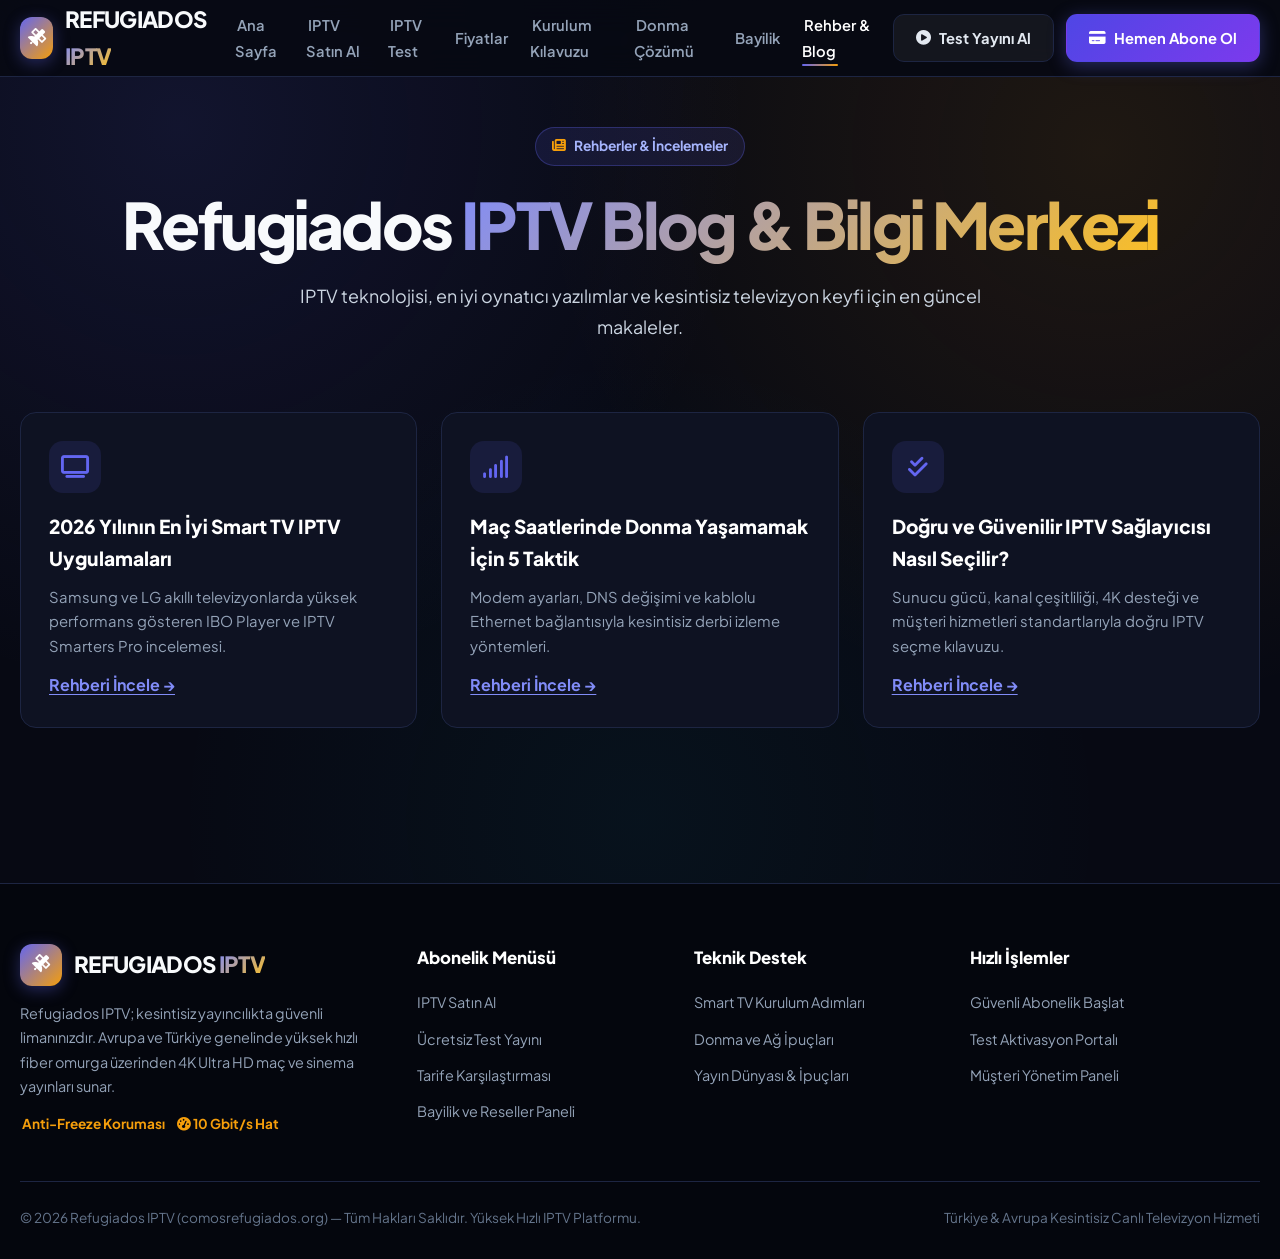
<file: blog.html>
<!DOCTYPE html>
<html lang="tr">
<head>
  <meta charset="UTF-8">
  <meta name="viewport" content="width=device-width, initial-scale=1.0">
  <title>IPTV Rehber & Blog | Güncel IPTV Haberleri ve Teknik Taktikler 2026</title>
  <meta name="description" content="IPTV dünyasından en son haberler, Smart TV kurulum ipuçları, donma çözümleri ve IPTV satın al tavsiyeleri Refugiados Blog'da!">
  <meta name="keywords" content="iptv blog, iptv haberleri, iptv rehberi, iptv ipuçları, iptv maç izleme taktikleri, kaliteli iptv seçimi">
  <meta name="robots" content="index, follow, max-image-preview:large, max-snippet:-1">
  <link rel="canonical" href="https://comosrefugiados.org/blog">
  <link rel="preconnect" href="https://fonts.googleapis.com">
  <link rel="preconnect" href="https://fonts.gstatic.com" crossorigin>
  <link href="https://fonts.googleapis.com/css2?family=Plus+Jakarta+Sans:wght@400;500;600;700;800;900&display=swap" rel="stylesheet">
  <link rel="stylesheet" href="https://cdnjs.cloudflare.com/ajax/libs/font-awesome/6.5.2/css/all.min.css">
  <link rel="stylesheet" href="/style.css">
</head>
<body>
  <header class="site-header">
    <div class="container nav-wrap">
      <a href="/" class="logo" aria-label="Refugiados IPTV">
        <div class="logo-badge"><i class="fas fa-satellite"></i></div>
        <div>REFUGIADOS <span>IPTV</span></div>
      </a>
      <ul class="nav-links">
        <li><a href="/" class="">Ana Sayfa</a></li>
        <li><a href="/iptv-satin-al" class="">IPTV Satın Al</a></li>
        <li><a href="/iptv-test" class="">IPTV Test</a></li>
        <li><a href="/iptv-fiyatlari" class="">Fiyatlar</a></li>
        <li><a href="/iptv-kurulumu" class="">Kurulum Kılavuzu</a></li>
        <li><a href="/iptv-donma-cozumu" class="">Donma Çözümü</a></li>
        <li><a href="/iptv-bayilik" class="">Bayilik</a></li>
        <li><a href="/blog" class="active">Rehber & Blog</a></li>
      </ul>
      <div class="header-actions">
        <a href="/iptv-test" class="btn btn-ghost"><i class="fas fa-play-circle"></i> Test Yayını Al</a>
        <a href="https://kaliteplayer12.com/iptv-satin-al" class="btn btn-primary"><i class="fas fa-credit-card"></i> Hemen Abone Ol</a>
        <button class="mobile-toggle" id="mobileToggle" aria-label="Menüyü Aç"><i class="fas fa-bars"></i></button>
      </div>
    </div>
  </header>

  <div class="mobile-backdrop" id="mobileBackdrop"></div>
  <div class="mobile-nav-panel" id="mobileNavPanel">
    <div class="mobile-panel-top">
      <div class="logo">
        <div class="logo-badge"><i class="fas fa-satellite"></i></div>
        <div>REFUGIADOS <span>IPTV</span></div>
      </div>
      <button class="mobile-close-btn" id="mobileCloseBtn"><i class="fas fa-times"></i></button>
    </div>
    <ul class="mobile-menu-list">
      <li><a href="/">Ana Sayfa</a></li>
      <li><a href="/iptv-satin-al">IPTV Satın Al</a></li>
      <li><a href="/iptv-test">Ücretsiz Test Al</a></li>
      <li><a href="/iptv-fiyatlari">IPTV Fiyat Listesi</a></li>
      <li><a href="/iptv-kurulumu">Cihaz Kurulum Rehberi</a></li>
      <li><a href="/iptv-donma-cozumu">Donma & Hız Çözümleri</a></li>
      <li><a href="/iptv-bayilik">Bayilik Paneli</a></li>
      <li><a href="/blog">Blog & Bilgi Merkezi</a></li>
    </ul>
    <div style="margin-top:auto; display:flex; flex-direction:column; gap:12px; padding-top:20px;">
      <a href="/iptv-test" class="btn btn-ghost" style="width:100%">Ücretsiz Test Al</a>
      <a href="https://kaliteplayer12.com/iptv-satin-al" class="btn btn-primary" style="width:100%">Hemen Abone Ol</a>
    </div>
  </div>

  <section class="hero-sec" style="padding:50px 0 30px; text-align:center;">
    <div class="container">
      <div class="pill-badge"><i class="fas fa-newspaper"></i> Rehberler & İncelemeler</div>
      <h1 class="hero-h1">Refugiados <span>IPTV Blog & Bilgi Merkezi</span></h1>
      <p class="hero-lead" style="margin:0 auto 30px; max-width:720px;">
        IPTV teknolojisi, en iyi oynatıcı yazılımlar ve kesintisiz televizyon keyfi için en güncel makaleler.
      </p>
    </div>
  </section>

  <section class="main-sec" style="padding-top:10px;">
    <div class="container">
      <div class="grid-3">
        <div class="feat-card">
          <div class="feat-icon"><i class="fas fa-tv"></i></div>
          <h3>2026 Yılının En İyi Smart TV IPTV Uygulamaları</h3>
          <p>Samsung ve LG akıllı televizyonlarda yüksek performans gösteren IBO Player ve IPTV Smarters Pro incelemesi.</p>
          <a href="/iptv-kurulumu" class="intext-link" style="display:inline-block; margin-top:14px;">Rehberi İncele →</a>
        </div>
        <div class="feat-card">
          <div class="feat-icon"><i class="fas fa-signal"></i></div>
          <h3>Maç Saatlerinde Donma Yaşamamak İçin 5 Taktik</h3>
          <p>Modem ayarları, DNS değişimi ve kablolu Ethernet bağlantısıyla kesintisiz derbi izleme yöntemleri.</p>
          <a href="/iptv-donma-cozumu" class="intext-link" style="display:inline-block; margin-top:14px;">Rehberi İncele →</a>
        </div>
        <div class="feat-card">
          <div class="feat-icon"><i class="fas fa-check-double"></i></div>
          <h3>Doğru ve Güvenilir IPTV Sağlayıcısı Nasıl Seçilir?</h3>
          <p>Sunucu gücü, kanal çeşitliliği, 4K desteği ve müşteri hizmetleri standartlarıyla doğru IPTV seçme kılavuzu.</p>
          <a href="/iptv-satin-al" class="intext-link" style="display:inline-block; margin-top:14px;">Rehberi İncele →</a>
        </div>
      </div>
    </div>
  </section>

  <footer class="site-footer">
    <div class="container footer-cols">
      <div class="footer-col">
        <div class="logo" style="margin-bottom:15px;">
          <div class="logo-badge"><i class="fas fa-satellite"></i></div>
          <div>REFUGIADOS <span>IPTV</span></div>
        </div>
        <p style="font-size:0.9rem; line-height:1.7; color:var(--text-muted); margin-bottom:15px;">
          Refugiados IPTV; kesintisiz yayıncılıkta güvenli limanınızdır. Avrupa ve Türkiye genelinde yüksek hızlı fiber omurga üzerinden 4K Ultra HD maç ve sinema yayınları sunar.
        </p>
        <div style="display:flex; gap:12px; font-weight:700; font-size:0.85rem; color:var(--accent);">
          <span><i class="fas fa-check-shield"></i> Anti-Freeze Koruması</span>
          <span><i class="fas fa-tachometer-alt"></i> 10 Gbit/s Hat</span>
        </div>
      </div>
      <div class="footer-col">
        <h4>Abonelik Menüsü</h4>
        <ul>
          <li><a href="/iptv-satin-al">IPTV Satın Al</a></li>
          <li><a href="/iptv-test">Ücretsiz Test Yayını</a></li>
          <li><a href="/iptv-fiyatlari">Tarife Karşılaştırması</a></li>
          <li><a href="/iptv-bayilik">Bayilik ve Reseller Paneli</a></li>
        </ul>
      </div>
      <div class="footer-col">
        <h4>Teknik Destek</h4>
        <ul>
          <li><a href="/iptv-kurulumu">Smart TV Kurulum Adımları</a></li>
          <li><a href="/iptv-donma-cozumu">Donma ve Ağ İpuçları</a></li>
          <li><a href="/blog">Yayın Dünyası & İpuçları</a></li>
        </ul>
      </div>
      <div class="footer-col">
        <h4>Hızlı İşlemler</h4>
        <ul>
          <li><a href="https://kaliteplayer12.com/iptv-satin-al">Güvenli Abonelik Başlat</a></li>
          <li><a href="https://kaliteplayer12.com/iptv-test">Test Aktivasyon Portalı</a></li>
          <li><a href="https://kaliteplayer12.com/">Müşteri Yönetim Paneli</a></li>
        </ul>
      </div>
    </div>
    <div class="container footer-bottom">
      <div>© 2026 Refugiados IPTV (comosrefugiados.org) — Tüm Hakları Saklıdır. Yüksek Hızlı IPTV Platformu.</div>
      <div>Türkiye & Avrupa Kesintisiz Canlı Televizyon Hizmeti</div>
    </div>
  </footer>
  <style>
/* Refugiados IPTV - Royal Indigo & Sunset Gold Theme */
:root {
  --bg: #070913;
  --surface: #0e1222;
  --surface-hover: #151b32;
  --surface-border: #1d2542;
  --primary: #6366f1;
  --primary-glow: rgba(99, 102, 241, 0.35);
  --accent: #f59e0b;
  --accent-glow: rgba(245, 158, 11, 0.35);
  --emerald: #10b981;
  --cyan: #06b6d4;
  --text: #f8fafc;
  --text-muted: #94a3b8;
  --text-dim: #64748b;
  --max-w: 1240px;
  --radius: 16px;
  --transition: all 0.25s cubic-bezier(0.4, 0, 0.2, 1);
}

* { box-sizing: border-box; margin: 0; padding: 0; }
html {
  scroll-behavior: smooth;
  font-family: 'Plus Jakarta Sans', system-ui, -apple-system, sans-serif;
  background-color: var(--bg);
  color: var(--text);
  line-height: 1.65;
}
body {
  background: 
    radial-gradient(circle at 14% 10%, rgba(99, 102, 241, 0.12), transparent 36%),
    radial-gradient(circle at 86% 12%, rgba(245, 158, 11, 0.10), transparent 36%),
    radial-gradient(circle at 50% 65%, rgba(6, 182, 212, 0.05), transparent 45%),
    var(--bg);
  min-height: 100vh;
  overflow-x: hidden;
}
a { color: inherit; text-decoration: none; transition: var(--transition); }
img { max-width: 100%; height: auto; }
.container { width: min(var(--max-w), calc(100% - 40px)); margin: 0 auto; }

header.site-header {
  position: sticky; top: 0; z-index: 1000;
  background: rgba(7, 9, 19, 0.92);
  backdrop-filter: blur(16px);
  -webkit-backdrop-filter: blur(16px);
  border-bottom: 1px solid var(--surface-border);
}
.nav-wrap {
  display: flex; align-items: center; justify-content: space-between;
  min-height: 76px; gap: 20px;
}
.logo {
  display: flex; align-items: center; gap: 12px;
  font-size: 1.4rem; font-weight: 900; letter-spacing: -0.03em;
}
.logo-badge {
  width: 42px; height: 42px; border-radius: 12px;
  background: linear-gradient(135deg, var(--primary), var(--accent));
  display: flex; align-items: center; justify-content: center;
  color: #fff; font-size: 1.15rem; font-weight: 900; box-shadow: 0 4px 16px var(--primary-glow);
}
.logo span {
  background: linear-gradient(135deg, #818cf8, #fbbf24);
  -webkit-background-clip: text; -webkit-text-fill-color: transparent;
}
.nav-links { display: flex; align-items: center; gap: 20px; list-style: none; }
.nav-links a {
  font-size: 0.92rem; font-weight: 600; color: var(--text-muted);
  position: relative; padding: 6px 2px;
}
.nav-links a:hover, .nav-links a.active { color: #fff; }
.nav-links a.active::after {
  content: ''; position: absolute; bottom: 0; left: 0; width: 100%; height: 2px;
  background: linear-gradient(90deg, var(--primary), var(--accent));
  border-radius: 2px;
}
.header-actions { display: flex; align-items: center; gap: 12px; }

.btn {
  display: inline-flex; align-items: center; justify-content: center;
  gap: 8px; padding: 11px 22px; border-radius: 11px;
  font-weight: 700; font-size: 0.92rem; cursor: pointer;
  border: 1px solid transparent; transition: var(--transition);
  text-align: center; white-space: nowrap;
}
.btn-primary {
  background: linear-gradient(135deg, #4f46e5, #7c3aed);
  color: #fff; box-shadow: 0 4px 18px var(--primary-glow);
}
.btn-primary:hover {
  transform: translateY(-2px); box-shadow: 0 8px 25px var(--primary-glow); filter: brightness(1.1);
}
.btn-accent {
  background: linear-gradient(135deg, #d97706, #f59e0b);
  color: #070913; font-weight: 800; box-shadow: 0 4px 18px var(--accent-glow);
}
.btn-accent:hover {
  transform: translateY(-2px); box-shadow: 0 8px 25px var(--accent-glow); filter: brightness(1.1);
}
.btn-ghost {
  background: rgba(255, 255, 255, 0.05); color: #e2e8f0;
  border: 1px solid var(--surface-border);
}
.btn-ghost:hover {
  background: rgba(255, 255, 255, 0.1); border-color: rgba(255, 255, 255, 0.2); transform: translateY(-2px);
}
.btn-lg { padding: 15px 32px; font-size: 1.05rem; border-radius: 13px; }

.mobile-toggle {
  display: none; background: transparent; border: none;
  color: #fff; font-size: 1.5rem; cursor: pointer; padding: 6px;
}

/* Mobile drawer - strictly hidden on desktop */
.mobile-nav-panel {
  display: none !important;
  position: fixed; top: 0; right: -100%; width: 85%; max-width: 320px; height: 100vh;
  background: #0a0d1a; border-left: 1px solid var(--surface-border);
  z-index: 2000; padding: 25px 20px; flex-direction: column;
  transition: right 0.25s ease;
}
.mobile-nav-panel.open { display: flex !important; right: 0; }
.mobile-backdrop {
  position: fixed; top: 0; left: 0; width: 100vw; height: 100vh;
  background: rgba(0,0,0,0.7); z-index: 1999; display: none;
}
.mobile-backdrop.open { display: block; }
.mobile-panel-top { display: flex; justify-content: space-between; align-items: center; margin-bottom: 25px; }
.mobile-close-btn { background: transparent; border: none; color: #fff; font-size: 1.4rem; cursor: pointer; }
.mobile-menu-list { list-style: none; display: flex; flex-direction: column; gap: 16px; }
.mobile-menu-list a { font-size: 1.05rem; font-weight: 700; color: #e2e8f0; }

@media (min-width: 769px) {
  .mobile-nav-panel, .mobile-backdrop, .mobile-toggle { display: none !important; }
}

/* Hero Section */
.hero-sec { padding: 80px 0 60px; position: relative; }
.hero-split { display: grid; grid-template-columns: 1.15fr 0.85fr; gap: 50px; align-items: center; }
.pill-badge {
  display: inline-flex; align-items: center; gap: 8px;
  background: rgba(99, 102, 241, 0.12); border: 1px solid rgba(99, 102, 241, 0.3);
  color: #a5b4fc; padding: 7px 16px; border-radius: 999px;
  font-size: 0.86rem; font-weight: 700; margin-bottom: 22px;
}
.pill-badge i { color: var(--accent); }

h1.hero-h1 {
  font-size: clamp(2.3rem, 5vw, 4rem); font-weight: 900;
  line-height: 1.15; letter-spacing: -0.04em; margin-bottom: 20px;
}
h1.hero-h1 span {
  background: linear-gradient(135deg, #818cf8, #fbbf24);
  -webkit-background-clip: text; -webkit-text-fill-color: transparent;
}
p.hero-lead {
  font-size: 1.12rem; color: #cbd5e1; line-height: 1.7; margin-bottom: 30px;
}
.hero-actions { display: flex; gap: 14px; flex-wrap: wrap; margin-bottom: 38px; }

.stat-strip {
  display: grid; grid-template-columns: repeat(4, 1fr); gap: 15px;
  padding-top: 25px; border-top: 1px solid var(--surface-border);
}
.stat-box {
  background: var(--surface); border: 1px solid var(--surface-border);
  padding: 14px; border-radius: 12px; text-align: center;
}
.stat-box .num { font-size: 1.5rem; font-weight: 900; color: #fff; line-height: 1.2; }
.stat-box .desc { font-size: 0.78rem; color: var(--text-muted); font-weight: 600; margin-top: 4px; }

/* Hero Preview */
.hero-preview {
  background: var(--surface); border: 1px solid var(--surface-border);
  border-radius: 22px; padding: 26px; box-shadow: 0 20px 50px rgba(0,0,0,0.5);
  position: relative;
}
.hero-preview::before {
  content: ''; position: absolute; top: 0; left: 0; right: 0; height: 2px;
  background: linear-gradient(90deg, var(--primary), var(--accent));
}
.preview-top {
  display: flex; justify-content: space-between; align-items: center;
  padding-bottom: 15px; margin-bottom: 18px; border-bottom: 1px solid var(--surface-border);
}
.preview-title { font-size: 1.05rem; font-weight: 800; color: #fff; }
.live-pill {
  background: rgba(239, 68, 68, 0.18); border: 1px solid rgba(239, 68, 68, 0.4);
  color: #f87171; font-size: 0.76rem; font-weight: 800; padding: 4px 10px; border-radius: 6px;
  display: flex; align-items: center; gap: 6px;
}
.live-dot { width: 7px; height: 7px; border-radius: 50%; background: #ef4444; }
.preview-channels { display: flex; flex-direction: column; gap: 10px; margin-bottom: 20px; }
.channel-row {
  display: flex; justify-content: space-between; align-items: center;
  background: rgba(255, 255, 255, 0.03); border: 1px solid var(--surface-border);
  padding: 10px 14px; border-radius: 10px; font-size: 0.88rem;
}
.channel-row .res {
  background: rgba(99, 102, 241, 0.2); color: #a5b4fc;
  font-size: 0.75rem; font-weight: 800; padding: 2px 8px; border-radius: 4px;
}

/* Sections */
section.main-sec { padding: 75px 0; }
section.main-sec.alt { background: rgba(14, 18, 34, 0.5); }
.sec-header { max-width: 760px; margin: 0 auto 50px; text-align: center; }
.sec-badge {
  font-size: 0.8rem; font-weight: 800; text-transform: uppercase;
  letter-spacing: 0.12em; color: var(--accent); margin-bottom: 10px;
}
h2.sec-title {
  font-size: clamp(2rem, 3.8vw, 2.9rem); font-weight: 900;
  line-height: 1.2; letter-spacing: -0.03em; margin-bottom: 16px;
}
p.sec-sub { font-size: 1.05rem; color: var(--text-muted); }

/* Grid Layouts */
.grid-3 { display: grid; grid-template-columns: repeat(3, 1fr); gap: 24px; }
.grid-4 { display: grid; grid-template-columns: repeat(4, 1fr); gap: 20px; }
.grid-2 { display: grid; grid-template-columns: 1fr 1fr; gap: 30px; }

/* Pricing Cards */
.pricing-card {
  background: var(--surface); border: 1px solid var(--surface-border);
  border-radius: var(--radius); padding: 36px 28px; display: flex;
  flex-direction: column; position: relative; transition: var(--transition);
}
.pricing-card:hover {
  transform: translateY(-5px); border-color: rgba(99, 102, 241, 0.4);
  box-shadow: 0 15px 40px rgba(0,0,0,0.4);
}
.pricing-card.featured {
  border-color: var(--primary);
  background: linear-gradient(165deg, rgba(20, 24, 48, 0.95), rgba(10, 13, 28, 0.98));
  box-shadow: 0 12px 40px rgba(99, 102, 241, 0.2);
}
.featured-tag {
  position: absolute; top: -13px; left: 50%; transform: translateX(-50%);
  background: linear-gradient(135deg, var(--primary), var(--accent));
  color: #fff; font-size: 0.78rem; font-weight: 900;
  padding: 4px 16px; border-radius: 999px; text-transform: uppercase;
}
.plan-name { font-size: 1.3rem; font-weight: 800; margin-bottom: 8px; color: #fff; }
.plan-desc { font-size: 0.88rem; color: var(--text-muted); margin-bottom: 22px; }
.plan-price { font-size: 2.5rem; font-weight: 900; color: #fff; margin-bottom: 24px; }
.plan-price span { font-size: 0.95rem; font-weight: 600; color: var(--text-muted); }
.plan-features { list-style: none; display: flex; flex-direction: column; gap: 12px; margin-bottom: 30px; flex: 1; }
.plan-features li {
  display: flex; align-items: center; gap: 10px;
  font-size: 0.92rem; color: #cbd5e1;
}
.plan-features li i { color: var(--accent); font-size: 0.9rem; }

/* Feature Cards */
.feat-card {
  background: var(--surface); border: 1px solid var(--surface-border);
  border-radius: var(--radius); padding: 28px; transition: var(--transition);
}
.feat-card:hover {
  transform: translateY(-4px); background: var(--surface-hover);
  border-color: rgba(99, 102, 241, 0.35);
}
.feat-icon {
  width: 52px; height: 52px; border-radius: 14px;
  background: rgba(99, 102, 241, 0.12); color: var(--primary);
  display: flex; align-items: center; justify-content: center;
  font-size: 1.4rem; margin-bottom: 18px;
}
.feat-card h3 { font-size: 1.2rem; font-weight: 800; margin-bottom: 10px; color: #fff; }
.feat-card p { font-size: 0.93rem; color: var(--text-muted); line-height: 1.65; }

/* Table */
.compare-box {
  background: var(--surface); border: 1px solid var(--surface-border);
  border-radius: var(--radius); overflow-x: auto;
}
table.custom-table { width: 100%; border-collapse: collapse; text-align: left; }
table.custom-table th, table.custom-table td {
  padding: 16px 20px; border-bottom: 1px solid var(--surface-border);
  font-size: 0.93rem;
}
table.custom-table th {
  background: rgba(255, 255, 255, 0.02); font-weight: 800; color: #fff;
}
table.custom-table tr:hover td { background: rgba(255, 255, 255, 0.02); }

/* FAQ Accordion */
.faq-wrap { max-width: 840px; margin: 0 auto; display: flex; flex-direction: column; gap: 14px; }
.faq-item {
  background: var(--surface); border: 1px solid var(--surface-border);
  border-radius: 12px; overflow: hidden; transition: var(--transition);
}
.faq-q {
  padding: 18px 22px; cursor: pointer; display: flex;
  align-items: center; justify-content: space-between; gap: 15px;
  font-weight: 700; font-size: 1.02rem; color: #fff;
}
.faq-q i { color: var(--accent); transition: transform 0.25s ease; font-size: 0.9rem; }
.faq-a {
  max-height: 0; overflow: hidden; transition: max-height 0.3s ease, padding 0.3s ease;
  padding: 0 22px; font-size: 0.93rem; color: var(--text-muted); line-height: 1.7;
}
.faq-item.active { border-color: rgba(99, 102, 241, 0.4); background: var(--surface-hover); }
.faq-item.active .faq-q i { transform: rotate(180deg); }
.faq-item.active .faq-a { max-height: 400px; padding-bottom: 20px; }

/* In-text links */
a.intext-link {
  color: #818cf8; font-weight: 700; text-decoration: underline; text-underline-offset: 3px;
}
a.intext-link:hover { color: #a5b4fc; }

/* Article text block */
.article-body {
  background: var(--surface); border: 1px solid var(--surface-border);
  border-radius: var(--radius); padding: 40px; margin-top: 30px;
}
.article-body h2 { font-size: 1.6rem; font-weight: 800; color: #fff; margin: 25px 0 14px; }
.article-body h3 { font-size: 1.3rem; font-weight: 800; color: #e2e8f0; margin: 20px 0 10px; }
.article-body p { font-size: 0.98rem; color: #cbd5e1; line-height: 1.75; margin-bottom: 16px; }
.article-body ul { margin: 15px 0 20px 22px; color: #cbd5e1; line-height: 1.8; }

/* Footer */
footer.site-footer {
  background: #04060d; border-top: 1px solid var(--surface-border);
  padding: 60px 0 30px; margin-top: 80px;
}
.footer-cols { display: grid; grid-template-columns: 1.5fr 1fr 1fr 1.2fr; gap: 35px; margin-bottom: 45px; }
.footer-col h4 { font-size: 1.05rem; font-weight: 800; color: #fff; margin-bottom: 18px; }
.footer-col ul { list-style: none; display: flex; flex-direction: column; gap: 10px; }
.footer-col ul a { color: var(--text-muted); font-size: 0.9rem; }
.footer-col ul a:hover { color: var(--accent); padding-left: 3px; }
.footer-bottom {
  padding-top: 25px; border-top: 1px solid var(--surface-border);
  display: flex; justify-content: space-between; font-size: 0.85rem; color: var(--text-dim);
}

@media (max-width: 992px) {
  .hero-split, .grid-3 { grid-template-columns: 1fr; }
  .grid-4 { grid-template-columns: 1fr 1fr; }
  .footer-cols { grid-template-columns: 1fr 1fr; }
  .stat-strip { grid-template-columns: 1fr 1fr; }
}
@media (max-width: 768px) {
  .nav-links, .header-actions .btn-ghost { display: none; }
  .mobile-toggle { display: block; }
  .grid-4, .grid-2 { grid-template-columns: 1fr; }
  .footer-cols { grid-template-columns: 1fr; }
  .footer-bottom { flex-direction: column; gap: 10px; text-align: center; }
  .article-body { padding: 22px; }
}

  </style>
  <script>
document.addEventListener('DOMContentLoaded', function () {
  const faqItems = document.querySelectorAll('.faq-item');
  faqItems.forEach(item => {
    const q = item.querySelector('.faq-q');
    if (q) {
      q.addEventListener('click', () => {
        const isActive = item.classList.contains('active');
        faqItems.forEach(f => f.classList.remove('active'));
        if (!isActive) item.classList.add('active');
      });
    }
  });

  const mobToggle = document.getElementById('mobileToggle');
  const mobPanel = document.getElementById('mobileNavPanel');
  const backdrop = document.getElementById('mobileBackdrop');
  const closeBtn = document.getElementById('mobileCloseBtn');

  function openMenu() {
    if (mobPanel) mobPanel.classList.add('open');
    if (backdrop) backdrop.classList.add('open');
    document.body.style.overflow = 'hidden';
  }
  function closeMenu() {
    if (mobPanel) mobPanel.classList.remove('open');
    if (backdrop) backdrop.classList.remove('open');
    document.body.style.overflow = 'auto';
  }

  if (mobToggle) mobToggle.addEventListener('click', openMenu);
  if (closeBtn) closeBtn.addEventListener('click', closeMenu);
  if (backdrop) backdrop.addEventListener('click', closeMenu);

  const menuLinks = document.querySelectorAll('.mobile-menu-list a');
  menuLinks.forEach(l => l.addEventListener('click', closeMenu));
});

  </script>
  <script src="/main.js"></script>
</body>
</html>
</file>
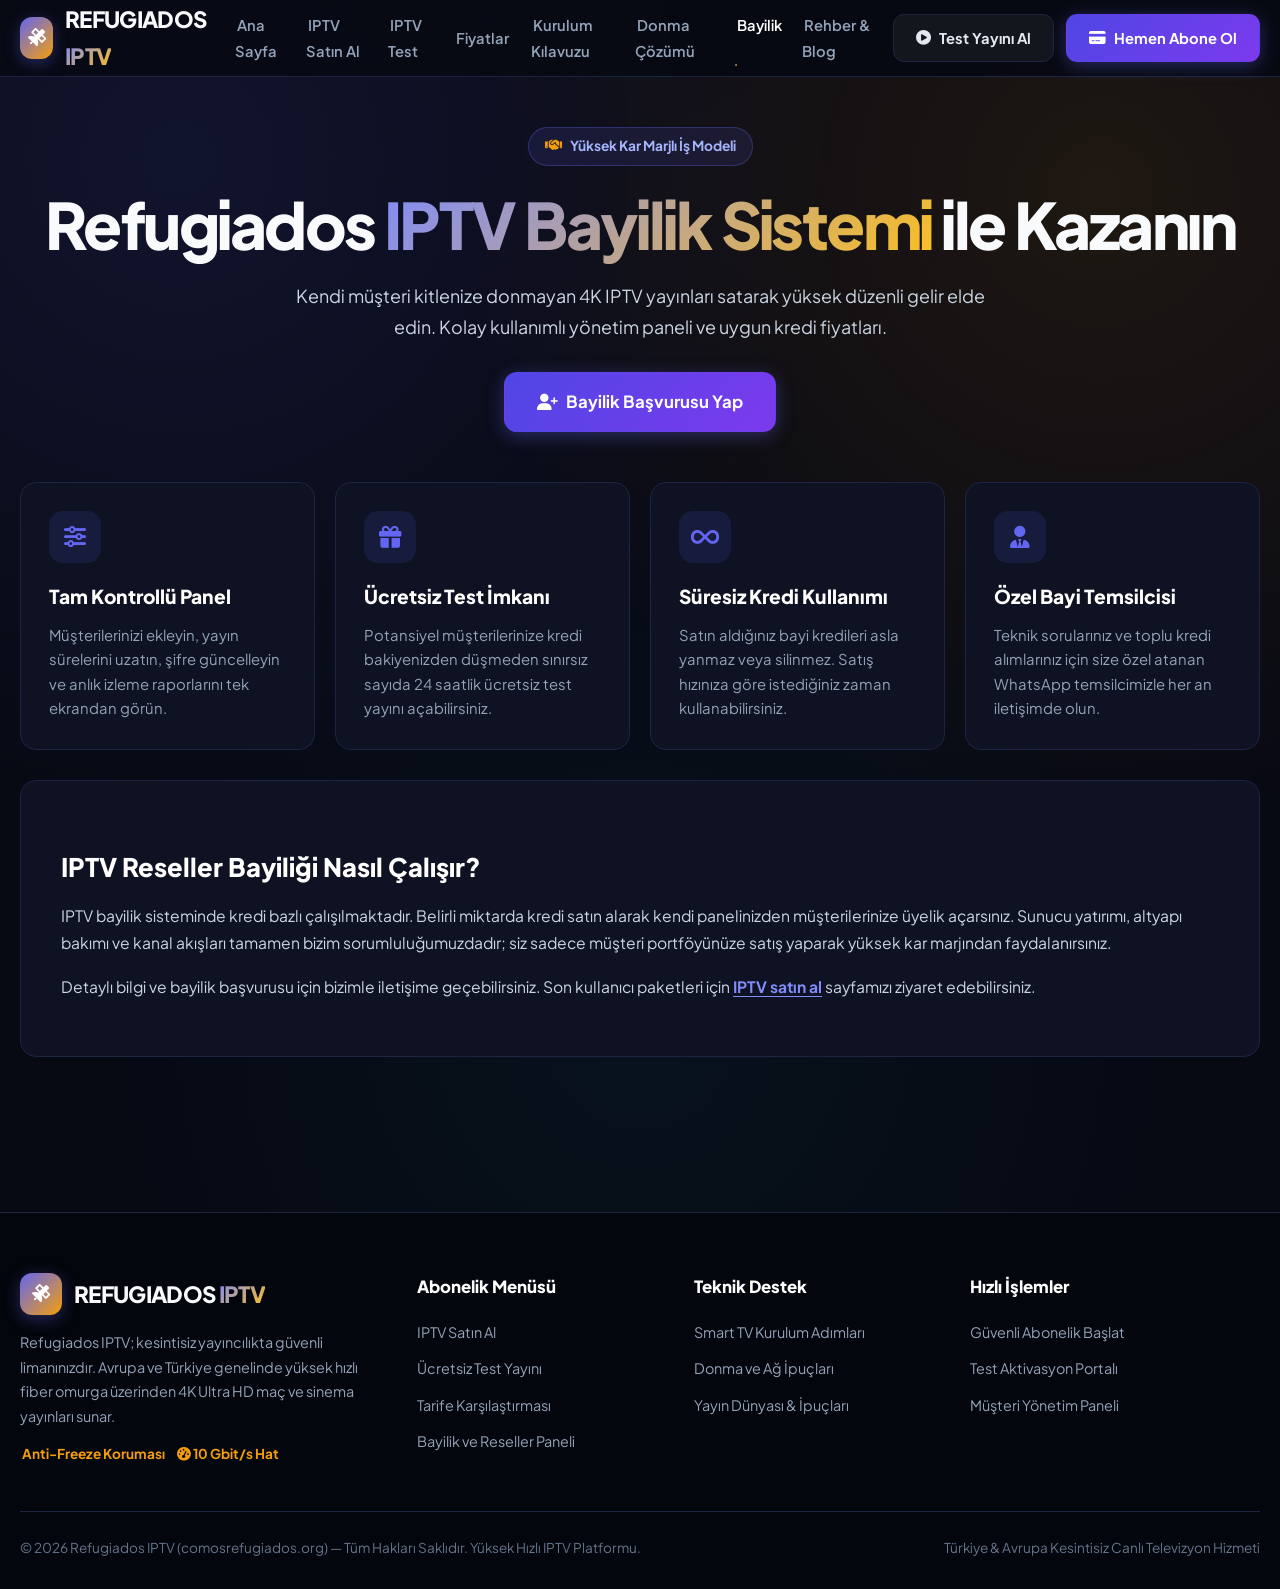
<file: iptv-bayilik.html>
<!DOCTYPE html>
<html lang="tr">
<head>
  <meta charset="UTF-8">
  <meta name="viewport" content="width=device-width, initial-scale=1.0">
  <title>IPTV Bayilik Paneli | En Karlı Reseller Bayi Fırsatları 2026</title>
  <meta name="description" content="Refugiados IPTV bayisi olarak yüksek kazanç elde edin! Gelişmiş reseller paneli, süresiz bayi kredileri, sınırsız test açma ve 7/24 kesintisiz bayi desteği.">
  <meta name="keywords" content="iptv bayilik, iptv reseller, iptv bayi paneli, iptv kredi satın al, iptv satışı yapmak, iptv reseller paneli">
  <meta name="robots" content="index, follow, max-image-preview:large, max-snippet:-1">
  <link rel="canonical" href="https://comosrefugiados.org/iptv-bayilik">
  <link rel="preconnect" href="https://fonts.googleapis.com">
  <link rel="preconnect" href="https://fonts.gstatic.com" crossorigin>
  <link href="https://fonts.googleapis.com/css2?family=Plus+Jakarta+Sans:wght@400;500;600;700;800;900&display=swap" rel="stylesheet">
  <link rel="stylesheet" href="https://cdnjs.cloudflare.com/ajax/libs/font-awesome/6.5.2/css/all.min.css">
  <link rel="stylesheet" href="/style.css">
</head>
<body>
  <header class="site-header">
    <div class="container nav-wrap">
      <a href="/" class="logo" aria-label="Refugiados IPTV">
        <div class="logo-badge"><i class="fas fa-satellite"></i></div>
        <div>REFUGIADOS <span>IPTV</span></div>
      </a>
      <ul class="nav-links">
        <li><a href="/" class="">Ana Sayfa</a></li>
        <li><a href="/iptv-satin-al" class="">IPTV Satın Al</a></li>
        <li><a href="/iptv-test" class="">IPTV Test</a></li>
        <li><a href="/iptv-fiyatlari" class="">Fiyatlar</a></li>
        <li><a href="/iptv-kurulumu" class="">Kurulum Kılavuzu</a></li>
        <li><a href="/iptv-donma-cozumu" class="">Donma Çözümü</a></li>
        <li><a href="/iptv-bayilik" class="active">Bayilik</a></li>
        <li><a href="/blog" class="">Rehber & Blog</a></li>
      </ul>
      <div class="header-actions">
        <a href="/iptv-test" class="btn btn-ghost"><i class="fas fa-play-circle"></i> Test Yayını Al</a>
        <a href="https://kaliteplayer12.com/iptv-satin-al" class="btn btn-primary"><i class="fas fa-credit-card"></i> Hemen Abone Ol</a>
        <button class="mobile-toggle" id="mobileToggle" aria-label="Menüyü Aç"><i class="fas fa-bars"></i></button>
      </div>
    </div>
  </header>

  <div class="mobile-backdrop" id="mobileBackdrop"></div>
  <div class="mobile-nav-panel" id="mobileNavPanel">
    <div class="mobile-panel-top">
      <div class="logo">
        <div class="logo-badge"><i class="fas fa-satellite"></i></div>
        <div>REFUGIADOS <span>IPTV</span></div>
      </div>
      <button class="mobile-close-btn" id="mobileCloseBtn"><i class="fas fa-times"></i></button>
    </div>
    <ul class="mobile-menu-list">
      <li><a href="/">Ana Sayfa</a></li>
      <li><a href="/iptv-satin-al">IPTV Satın Al</a></li>
      <li><a href="/iptv-test">Ücretsiz Test Al</a></li>
      <li><a href="/iptv-fiyatlari">IPTV Fiyat Listesi</a></li>
      <li><a href="/iptv-kurulumu">Cihaz Kurulum Rehberi</a></li>
      <li><a href="/iptv-donma-cozumu">Donma & Hız Çözümleri</a></li>
      <li><a href="/iptv-bayilik">Bayilik Paneli</a></li>
      <li><a href="/blog">Blog & Bilgi Merkezi</a></li>
    </ul>
    <div style="margin-top:auto; display:flex; flex-direction:column; gap:12px; padding-top:20px;">
      <a href="/iptv-test" class="btn btn-ghost" style="width:100%">Ücretsiz Test Al</a>
      <a href="https://kaliteplayer12.com/iptv-satin-al" class="btn btn-primary" style="width:100%">Hemen Abone Ol</a>
    </div>
  </div>

  <section class="hero-sec" style="padding:50px 0 30px; text-align:center;">
    <div class="container">
      <div class="pill-badge"><i class="fas fa-handshake"></i> Yüksek Kar Marjlı İş Modeli</div>
      <h1 class="hero-h1">Refugiados <span>IPTV Bayilik Sistemi</span> ile Kazanın</h1>
      <p class="hero-lead" style="margin:0 auto 30px; max-width:720px;">
        Kendi müşteri kitlenize donmayan 4K IPTV yayınları satarak yüksek düzenli gelir elde edin. Kolay kullanımlı yönetim paneli ve uygun kredi fiyatları.
      </p>
      <a href="https://kaliteplayer12.com/iptv-satin-al" class="btn btn-primary btn-lg">
        <i class="fas fa-user-plus"></i> Bayilik Başvurusu Yap
      </a>
    </div>
  </section>

  <section class="main-sec" style="padding-top:20px;">
    <div class="container">
      <div class="grid-4">
        <div class="feat-card">
          <div class="feat-icon"><i class="fas fa-sliders-h"></i></div>
          <h3>Tam Kontrollü Panel</h3>
          <p>Müşterilerinizi ekleyin, yayın sürelerini uzatın, şifre güncelleyin ve anlık izleme raporlarını tek ekrandan görün.</p>
        </div>
        <div class="feat-card">
          <div class="feat-icon"><i class="fas fa-gift"></i></div>
          <h3>Ücretsiz Test İmkanı</h3>
          <p>Potansiyel müşterilerinize kredi bakiyenizden düşmeden sınırsız sayıda 24 saatlik ücretsiz test yayını açabilirsiniz.</p>
        </div>
        <div class="feat-card">
          <div class="feat-icon"><i class="fas fa-infinity"></i></div>
          <h3>Süresiz Kredi Kullanımı</h3>
          <p>Satın aldığınız bayi kredileri asla yanmaz veya silinmez. Satış hızınıza göre istediğiniz zaman kullanabilirsiniz.</p>
        </div>
        <div class="feat-card">
          <div class="feat-icon"><i class="fas fa-user-tie"></i></div>
          <h3>Özel Bayi Temsilcisi</h3>
          <p>Teknik sorularınız ve toplu kredi alımlarınız için size özel atanan WhatsApp temsilcimizle her an iletişimde olun.</p>
        </div>
      </div>

      <div class="article-body">
        <h2>IPTV Reseller Bayiliği Nasıl Çalışır?</h2>
        <p>
          IPTV bayilik sisteminde kredi bazlı çalışılmaktadır. Belirli miktarda kredi satın alarak kendi panelinizden müşterilerinize üyelik açarsınız. Sunucu yatırımı, altyapı bakımı ve kanal akışları tamamen bizim sorumluluğumuzdadır; siz sadece müşteri portföyünüze satış yaparak yüksek kar marjından faydalanırsınız.
        </p>
        <p>
          Detaylı bilgi ve bayilik başvurusu için bizimle iletişime geçebilirsiniz. Son kullanıcı paketleri için <a href="/iptv-satin-al" class="intext-link">IPTV satın al</a> sayfamızı ziyaret edebilirsiniz.
        </p>
      </div>
    </div>
  </section>

  <footer class="site-footer">
    <div class="container footer-cols">
      <div class="footer-col">
        <div class="logo" style="margin-bottom:15px;">
          <div class="logo-badge"><i class="fas fa-satellite"></i></div>
          <div>REFUGIADOS <span>IPTV</span></div>
        </div>
        <p style="font-size:0.9rem; line-height:1.7; color:var(--text-muted); margin-bottom:15px;">
          Refugiados IPTV; kesintisiz yayıncılıkta güvenli limanınızdır. Avrupa ve Türkiye genelinde yüksek hızlı fiber omurga üzerinden 4K Ultra HD maç ve sinema yayınları sunar.
        </p>
        <div style="display:flex; gap:12px; font-weight:700; font-size:0.85rem; color:var(--accent);">
          <span><i class="fas fa-check-shield"></i> Anti-Freeze Koruması</span>
          <span><i class="fas fa-tachometer-alt"></i> 10 Gbit/s Hat</span>
        </div>
      </div>
      <div class="footer-col">
        <h4>Abonelik Menüsü</h4>
        <ul>
          <li><a href="/iptv-satin-al">IPTV Satın Al</a></li>
          <li><a href="/iptv-test">Ücretsiz Test Yayını</a></li>
          <li><a href="/iptv-fiyatlari">Tarife Karşılaştırması</a></li>
          <li><a href="/iptv-bayilik">Bayilik ve Reseller Paneli</a></li>
        </ul>
      </div>
      <div class="footer-col">
        <h4>Teknik Destek</h4>
        <ul>
          <li><a href="/iptv-kurulumu">Smart TV Kurulum Adımları</a></li>
          <li><a href="/iptv-donma-cozumu">Donma ve Ağ İpuçları</a></li>
          <li><a href="/blog">Yayın Dünyası & İpuçları</a></li>
        </ul>
      </div>
      <div class="footer-col">
        <h4>Hızlı İşlemler</h4>
        <ul>
          <li><a href="https://kaliteplayer12.com/iptv-satin-al">Güvenli Abonelik Başlat</a></li>
          <li><a href="https://kaliteplayer12.com/iptv-test">Test Aktivasyon Portalı</a></li>
          <li><a href="https://kaliteplayer12.com/">Müşteri Yönetim Paneli</a></li>
        </ul>
      </div>
    </div>
    <div class="container footer-bottom">
      <div>© 2026 Refugiados IPTV (comosrefugiados.org) — Tüm Hakları Saklıdır. Yüksek Hızlı IPTV Platformu.</div>
      <div>Türkiye & Avrupa Kesintisiz Canlı Televizyon Hizmeti</div>
    </div>
  </footer>
  <style>
/* Refugiados IPTV - Royal Indigo & Sunset Gold Theme */
:root {
  --bg: #070913;
  --surface: #0e1222;
  --surface-hover: #151b32;
  --surface-border: #1d2542;
  --primary: #6366f1;
  --primary-glow: rgba(99, 102, 241, 0.35);
  --accent: #f59e0b;
  --accent-glow: rgba(245, 158, 11, 0.35);
  --emerald: #10b981;
  --cyan: #06b6d4;
  --text: #f8fafc;
  --text-muted: #94a3b8;
  --text-dim: #64748b;
  --max-w: 1240px;
  --radius: 16px;
  --transition: all 0.25s cubic-bezier(0.4, 0, 0.2, 1);
}

* { box-sizing: border-box; margin: 0; padding: 0; }
html {
  scroll-behavior: smooth;
  font-family: 'Plus Jakarta Sans', system-ui, -apple-system, sans-serif;
  background-color: var(--bg);
  color: var(--text);
  line-height: 1.65;
}
body {
  background: 
    radial-gradient(circle at 14% 10%, rgba(99, 102, 241, 0.12), transparent 36%),
    radial-gradient(circle at 86% 12%, rgba(245, 158, 11, 0.10), transparent 36%),
    radial-gradient(circle at 50% 65%, rgba(6, 182, 212, 0.05), transparent 45%),
    var(--bg);
  min-height: 100vh;
  overflow-x: hidden;
}
a { color: inherit; text-decoration: none; transition: var(--transition); }
img { max-width: 100%; height: auto; }
.container { width: min(var(--max-w), calc(100% - 40px)); margin: 0 auto; }

header.site-header {
  position: sticky; top: 0; z-index: 1000;
  background: rgba(7, 9, 19, 0.92);
  backdrop-filter: blur(16px);
  -webkit-backdrop-filter: blur(16px);
  border-bottom: 1px solid var(--surface-border);
}
.nav-wrap {
  display: flex; align-items: center; justify-content: space-between;
  min-height: 76px; gap: 20px;
}
.logo {
  display: flex; align-items: center; gap: 12px;
  font-size: 1.4rem; font-weight: 900; letter-spacing: -0.03em;
}
.logo-badge {
  width: 42px; height: 42px; border-radius: 12px;
  background: linear-gradient(135deg, var(--primary), var(--accent));
  display: flex; align-items: center; justify-content: center;
  color: #fff; font-size: 1.15rem; font-weight: 900; box-shadow: 0 4px 16px var(--primary-glow);
}
.logo span {
  background: linear-gradient(135deg, #818cf8, #fbbf24);
  -webkit-background-clip: text; -webkit-text-fill-color: transparent;
}
.nav-links { display: flex; align-items: center; gap: 20px; list-style: none; }
.nav-links a {
  font-size: 0.92rem; font-weight: 600; color: var(--text-muted);
  position: relative; padding: 6px 2px;
}
.nav-links a:hover, .nav-links a.active { color: #fff; }
.nav-links a.active::after {
  content: ''; position: absolute; bottom: 0; left: 0; width: 100%; height: 2px;
  background: linear-gradient(90deg, var(--primary), var(--accent));
  border-radius: 2px;
}
.header-actions { display: flex; align-items: center; gap: 12px; }

.btn {
  display: inline-flex; align-items: center; justify-content: center;
  gap: 8px; padding: 11px 22px; border-radius: 11px;
  font-weight: 700; font-size: 0.92rem; cursor: pointer;
  border: 1px solid transparent; transition: var(--transition);
  text-align: center; white-space: nowrap;
}
.btn-primary {
  background: linear-gradient(135deg, #4f46e5, #7c3aed);
  color: #fff; box-shadow: 0 4px 18px var(--primary-glow);
}
.btn-primary:hover {
  transform: translateY(-2px); box-shadow: 0 8px 25px var(--primary-glow); filter: brightness(1.1);
}
.btn-accent {
  background: linear-gradient(135deg, #d97706, #f59e0b);
  color: #070913; font-weight: 800; box-shadow: 0 4px 18px var(--accent-glow);
}
.btn-accent:hover {
  transform: translateY(-2px); box-shadow: 0 8px 25px var(--accent-glow); filter: brightness(1.1);
}
.btn-ghost {
  background: rgba(255, 255, 255, 0.05); color: #e2e8f0;
  border: 1px solid var(--surface-border);
}
.btn-ghost:hover {
  background: rgba(255, 255, 255, 0.1); border-color: rgba(255, 255, 255, 0.2); transform: translateY(-2px);
}
.btn-lg { padding: 15px 32px; font-size: 1.05rem; border-radius: 13px; }

.mobile-toggle {
  display: none; background: transparent; border: none;
  color: #fff; font-size: 1.5rem; cursor: pointer; padding: 6px;
}

/* Mobile drawer - strictly hidden on desktop */
.mobile-nav-panel {
  display: none !important;
  position: fixed; top: 0; right: -100%; width: 85%; max-width: 320px; height: 100vh;
  background: #0a0d1a; border-left: 1px solid var(--surface-border);
  z-index: 2000; padding: 25px 20px; flex-direction: column;
  transition: right 0.25s ease;
}
.mobile-nav-panel.open { display: flex !important; right: 0; }
.mobile-backdrop {
  position: fixed; top: 0; left: 0; width: 100vw; height: 100vh;
  background: rgba(0,0,0,0.7); z-index: 1999; display: none;
}
.mobile-backdrop.open { display: block; }
.mobile-panel-top { display: flex; justify-content: space-between; align-items: center; margin-bottom: 25px; }
.mobile-close-btn { background: transparent; border: none; color: #fff; font-size: 1.4rem; cursor: pointer; }
.mobile-menu-list { list-style: none; display: flex; flex-direction: column; gap: 16px; }
.mobile-menu-list a { font-size: 1.05rem; font-weight: 700; color: #e2e8f0; }

@media (min-width: 769px) {
  .mobile-nav-panel, .mobile-backdrop, .mobile-toggle { display: none !important; }
}

/* Hero Section */
.hero-sec { padding: 80px 0 60px; position: relative; }
.hero-split { display: grid; grid-template-columns: 1.15fr 0.85fr; gap: 50px; align-items: center; }
.pill-badge {
  display: inline-flex; align-items: center; gap: 8px;
  background: rgba(99, 102, 241, 0.12); border: 1px solid rgba(99, 102, 241, 0.3);
  color: #a5b4fc; padding: 7px 16px; border-radius: 999px;
  font-size: 0.86rem; font-weight: 700; margin-bottom: 22px;
}
.pill-badge i { color: var(--accent); }

h1.hero-h1 {
  font-size: clamp(2.3rem, 5vw, 4rem); font-weight: 900;
  line-height: 1.15; letter-spacing: -0.04em; margin-bottom: 20px;
}
h1.hero-h1 span {
  background: linear-gradient(135deg, #818cf8, #fbbf24);
  -webkit-background-clip: text; -webkit-text-fill-color: transparent;
}
p.hero-lead {
  font-size: 1.12rem; color: #cbd5e1; line-height: 1.7; margin-bottom: 30px;
}
.hero-actions { display: flex; gap: 14px; flex-wrap: wrap; margin-bottom: 38px; }

.stat-strip {
  display: grid; grid-template-columns: repeat(4, 1fr); gap: 15px;
  padding-top: 25px; border-top: 1px solid var(--surface-border);
}
.stat-box {
  background: var(--surface); border: 1px solid var(--surface-border);
  padding: 14px; border-radius: 12px; text-align: center;
}
.stat-box .num { font-size: 1.5rem; font-weight: 900; color: #fff; line-height: 1.2; }
.stat-box .desc { font-size: 0.78rem; color: var(--text-muted); font-weight: 600; margin-top: 4px; }

/* Hero Preview */
.hero-preview {
  background: var(--surface); border: 1px solid var(--surface-border);
  border-radius: 22px; padding: 26px; box-shadow: 0 20px 50px rgba(0,0,0,0.5);
  position: relative;
}
.hero-preview::before {
  content: ''; position: absolute; top: 0; left: 0; right: 0; height: 2px;
  background: linear-gradient(90deg, var(--primary), var(--accent));
}
.preview-top {
  display: flex; justify-content: space-between; align-items: center;
  padding-bottom: 15px; margin-bottom: 18px; border-bottom: 1px solid var(--surface-border);
}
.preview-title { font-size: 1.05rem; font-weight: 800; color: #fff; }
.live-pill {
  background: rgba(239, 68, 68, 0.18); border: 1px solid rgba(239, 68, 68, 0.4);
  color: #f87171; font-size: 0.76rem; font-weight: 800; padding: 4px 10px; border-radius: 6px;
  display: flex; align-items: center; gap: 6px;
}
.live-dot { width: 7px; height: 7px; border-radius: 50%; background: #ef4444; }
.preview-channels { display: flex; flex-direction: column; gap: 10px; margin-bottom: 20px; }
.channel-row {
  display: flex; justify-content: space-between; align-items: center;
  background: rgba(255, 255, 255, 0.03); border: 1px solid var(--surface-border);
  padding: 10px 14px; border-radius: 10px; font-size: 0.88rem;
}
.channel-row .res {
  background: rgba(99, 102, 241, 0.2); color: #a5b4fc;
  font-size: 0.75rem; font-weight: 800; padding: 2px 8px; border-radius: 4px;
}

/* Sections */
section.main-sec { padding: 75px 0; }
section.main-sec.alt { background: rgba(14, 18, 34, 0.5); }
.sec-header { max-width: 760px; margin: 0 auto 50px; text-align: center; }
.sec-badge {
  font-size: 0.8rem; font-weight: 800; text-transform: uppercase;
  letter-spacing: 0.12em; color: var(--accent); margin-bottom: 10px;
}
h2.sec-title {
  font-size: clamp(2rem, 3.8vw, 2.9rem); font-weight: 900;
  line-height: 1.2; letter-spacing: -0.03em; margin-bottom: 16px;
}
p.sec-sub { font-size: 1.05rem; color: var(--text-muted); }

/* Grid Layouts */
.grid-3 { display: grid; grid-template-columns: repeat(3, 1fr); gap: 24px; }
.grid-4 { display: grid; grid-template-columns: repeat(4, 1fr); gap: 20px; }
.grid-2 { display: grid; grid-template-columns: 1fr 1fr; gap: 30px; }

/* Pricing Cards */
.pricing-card {
  background: var(--surface); border: 1px solid var(--surface-border);
  border-radius: var(--radius); padding: 36px 28px; display: flex;
  flex-direction: column; position: relative; transition: var(--transition);
}
.pricing-card:hover {
  transform: translateY(-5px); border-color: rgba(99, 102, 241, 0.4);
  box-shadow: 0 15px 40px rgba(0,0,0,0.4);
}
.pricing-card.featured {
  border-color: var(--primary);
  background: linear-gradient(165deg, rgba(20, 24, 48, 0.95), rgba(10, 13, 28, 0.98));
  box-shadow: 0 12px 40px rgba(99, 102, 241, 0.2);
}
.featured-tag {
  position: absolute; top: -13px; left: 50%; transform: translateX(-50%);
  background: linear-gradient(135deg, var(--primary), var(--accent));
  color: #fff; font-size: 0.78rem; font-weight: 900;
  padding: 4px 16px; border-radius: 999px; text-transform: uppercase;
}
.plan-name { font-size: 1.3rem; font-weight: 800; margin-bottom: 8px; color: #fff; }
.plan-desc { font-size: 0.88rem; color: var(--text-muted); margin-bottom: 22px; }
.plan-price { font-size: 2.5rem; font-weight: 900; color: #fff; margin-bottom: 24px; }
.plan-price span { font-size: 0.95rem; font-weight: 600; color: var(--text-muted); }
.plan-features { list-style: none; display: flex; flex-direction: column; gap: 12px; margin-bottom: 30px; flex: 1; }
.plan-features li {
  display: flex; align-items: center; gap: 10px;
  font-size: 0.92rem; color: #cbd5e1;
}
.plan-features li i { color: var(--accent); font-size: 0.9rem; }

/* Feature Cards */
.feat-card {
  background: var(--surface); border: 1px solid var(--surface-border);
  border-radius: var(--radius); padding: 28px; transition: var(--transition);
}
.feat-card:hover {
  transform: translateY(-4px); background: var(--surface-hover);
  border-color: rgba(99, 102, 241, 0.35);
}
.feat-icon {
  width: 52px; height: 52px; border-radius: 14px;
  background: rgba(99, 102, 241, 0.12); color: var(--primary);
  display: flex; align-items: center; justify-content: center;
  font-size: 1.4rem; margin-bottom: 18px;
}
.feat-card h3 { font-size: 1.2rem; font-weight: 800; margin-bottom: 10px; color: #fff; }
.feat-card p { font-size: 0.93rem; color: var(--text-muted); line-height: 1.65; }

/* Table */
.compare-box {
  background: var(--surface); border: 1px solid var(--surface-border);
  border-radius: var(--radius); overflow-x: auto;
}
table.custom-table { width: 100%; border-collapse: collapse; text-align: left; }
table.custom-table th, table.custom-table td {
  padding: 16px 20px; border-bottom: 1px solid var(--surface-border);
  font-size: 0.93rem;
}
table.custom-table th {
  background: rgba(255, 255, 255, 0.02); font-weight: 800; color: #fff;
}
table.custom-table tr:hover td { background: rgba(255, 255, 255, 0.02); }

/* FAQ Accordion */
.faq-wrap { max-width: 840px; margin: 0 auto; display: flex; flex-direction: column; gap: 14px; }
.faq-item {
  background: var(--surface); border: 1px solid var(--surface-border);
  border-radius: 12px; overflow: hidden; transition: var(--transition);
}
.faq-q {
  padding: 18px 22px; cursor: pointer; display: flex;
  align-items: center; justify-content: space-between; gap: 15px;
  font-weight: 700; font-size: 1.02rem; color: #fff;
}
.faq-q i { color: var(--accent); transition: transform 0.25s ease; font-size: 0.9rem; }
.faq-a {
  max-height: 0; overflow: hidden; transition: max-height 0.3s ease, padding 0.3s ease;
  padding: 0 22px; font-size: 0.93rem; color: var(--text-muted); line-height: 1.7;
}
.faq-item.active { border-color: rgba(99, 102, 241, 0.4); background: var(--surface-hover); }
.faq-item.active .faq-q i { transform: rotate(180deg); }
.faq-item.active .faq-a { max-height: 400px; padding-bottom: 20px; }

/* In-text links */
a.intext-link {
  color: #818cf8; font-weight: 700; text-decoration: underline; text-underline-offset: 3px;
}
a.intext-link:hover { color: #a5b4fc; }

/* Article text block */
.article-body {
  background: var(--surface); border: 1px solid var(--surface-border);
  border-radius: var(--radius); padding: 40px; margin-top: 30px;
}
.article-body h2 { font-size: 1.6rem; font-weight: 800; color: #fff; margin: 25px 0 14px; }
.article-body h3 { font-size: 1.3rem; font-weight: 800; color: #e2e8f0; margin: 20px 0 10px; }
.article-body p { font-size: 0.98rem; color: #cbd5e1; line-height: 1.75; margin-bottom: 16px; }
.article-body ul { margin: 15px 0 20px 22px; color: #cbd5e1; line-height: 1.8; }

/* Footer */
footer.site-footer {
  background: #04060d; border-top: 1px solid var(--surface-border);
  padding: 60px 0 30px; margin-top: 80px;
}
.footer-cols { display: grid; grid-template-columns: 1.5fr 1fr 1fr 1.2fr; gap: 35px; margin-bottom: 45px; }
.footer-col h4 { font-size: 1.05rem; font-weight: 800; color: #fff; margin-bottom: 18px; }
.footer-col ul { list-style: none; display: flex; flex-direction: column; gap: 10px; }
.footer-col ul a { color: var(--text-muted); font-size: 0.9rem; }
.footer-col ul a:hover { color: var(--accent); padding-left: 3px; }
.footer-bottom {
  padding-top: 25px; border-top: 1px solid var(--surface-border);
  display: flex; justify-content: space-between; font-size: 0.85rem; color: var(--text-dim);
}

@media (max-width: 992px) {
  .hero-split, .grid-3 { grid-template-columns: 1fr; }
  .grid-4 { grid-template-columns: 1fr 1fr; }
  .footer-cols { grid-template-columns: 1fr 1fr; }
  .stat-strip { grid-template-columns: 1fr 1fr; }
}
@media (max-width: 768px) {
  .nav-links, .header-actions .btn-ghost { display: none; }
  .mobile-toggle { display: block; }
  .grid-4, .grid-2 { grid-template-columns: 1fr; }
  .footer-cols { grid-template-columns: 1fr; }
  .footer-bottom { flex-direction: column; gap: 10px; text-align: center; }
  .article-body { padding: 22px; }
}

  </style>
  <script>
document.addEventListener('DOMContentLoaded', function () {
  const faqItems = document.querySelectorAll('.faq-item');
  faqItems.forEach(item => {
    const q = item.querySelector('.faq-q');
    if (q) {
      q.addEventListener('click', () => {
        const isActive = item.classList.contains('active');
        faqItems.forEach(f => f.classList.remove('active'));
        if (!isActive) item.classList.add('active');
      });
    }
  });

  const mobToggle = document.getElementById('mobileToggle');
  const mobPanel = document.getElementById('mobileNavPanel');
  const backdrop = document.getElementById('mobileBackdrop');
  const closeBtn = document.getElementById('mobileCloseBtn');

  function openMenu() {
    if (mobPanel) mobPanel.classList.add('open');
    if (backdrop) backdrop.classList.add('open');
    document.body.style.overflow = 'hidden';
  }
  function closeMenu() {
    if (mobPanel) mobPanel.classList.remove('open');
    if (backdrop) backdrop.classList.remove('open');
    document.body.style.overflow = 'auto';
  }

  if (mobToggle) mobToggle.addEventListener('click', openMenu);
  if (closeBtn) closeBtn.addEventListener('click', closeMenu);
  if (backdrop) backdrop.addEventListener('click', closeMenu);

  const menuLinks = document.querySelectorAll('.mobile-menu-list a');
  menuLinks.forEach(l => l.addEventListener('click', closeMenu));
});

  </script>
  <script src="/main.js"></script>
</body>
</html>
</file>
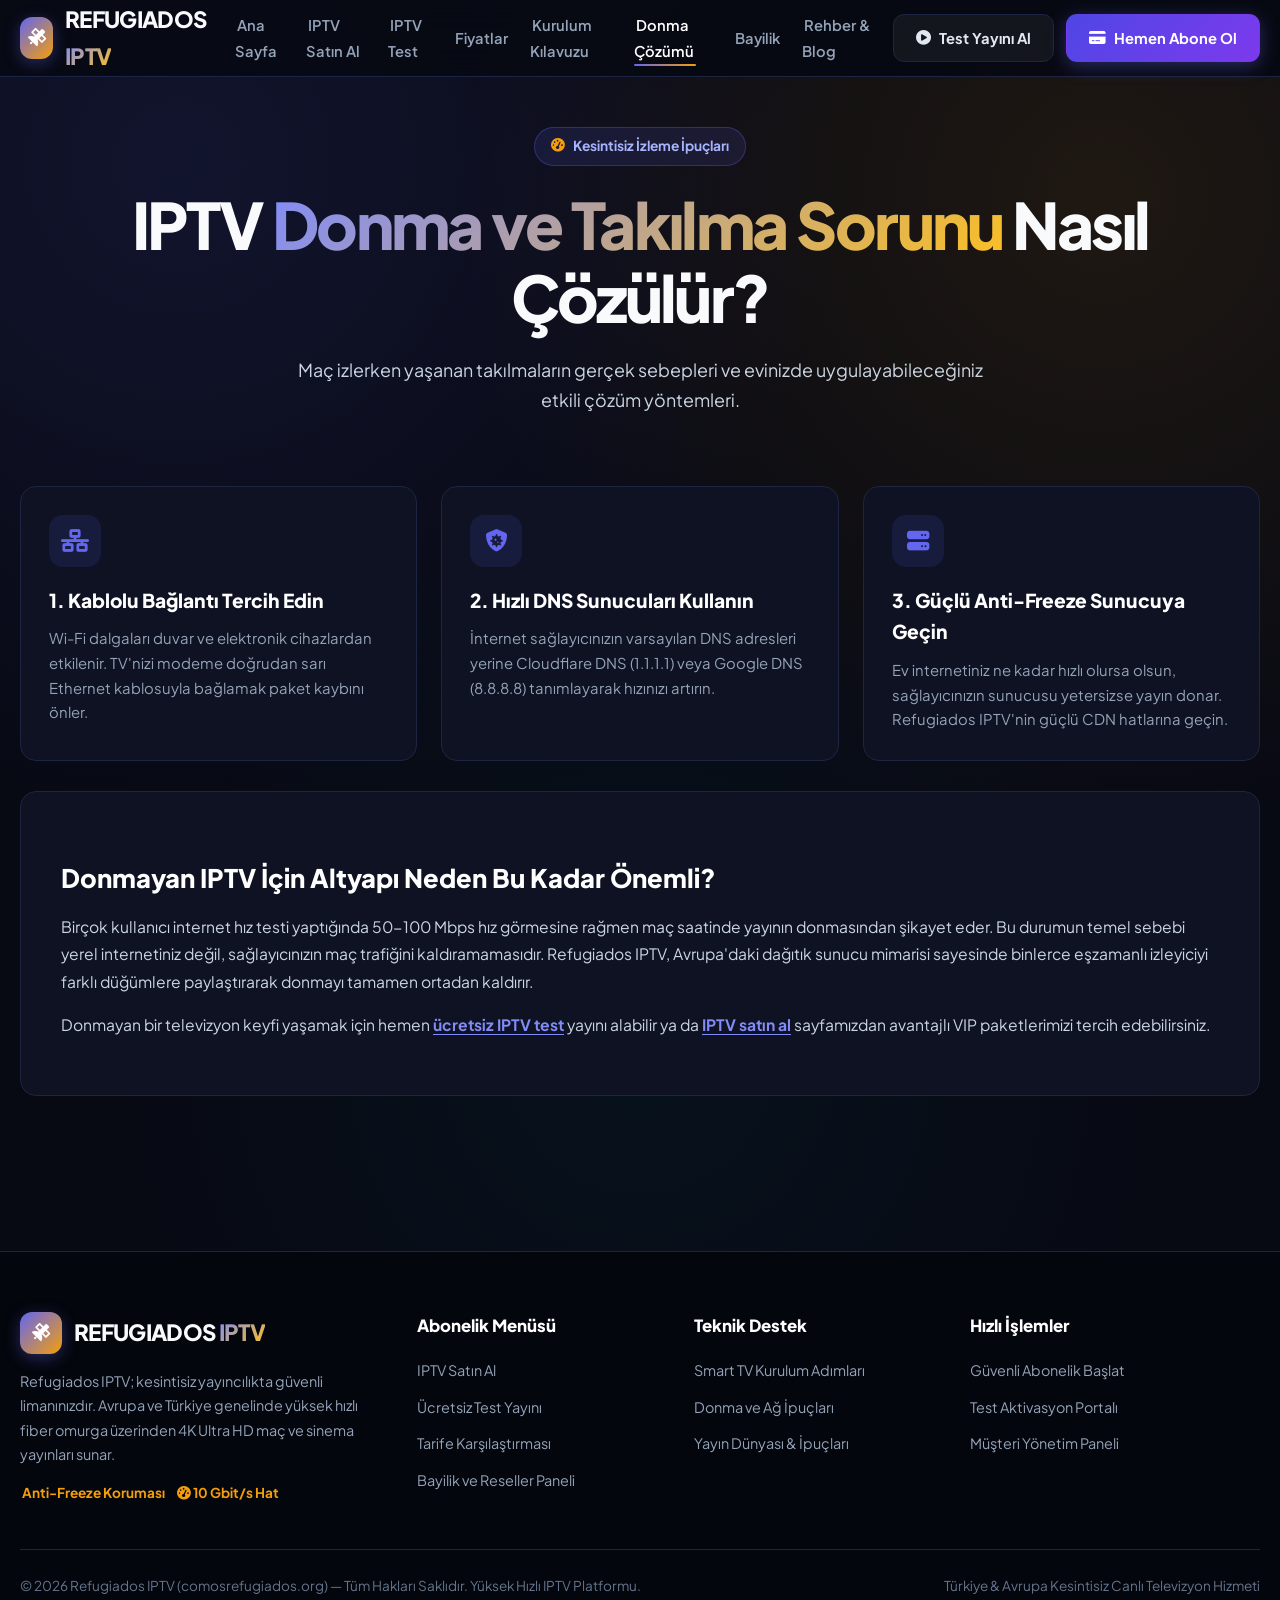
<file: iptv-donma-cozumu.html>
<!DOCTYPE html>
<html lang="tr">
<head>
  <meta charset="UTF-8">
  <meta name="viewport" content="width=device-width, initial-scale=1.0">
  <title>IPTV Donma ve Takılma Sorunu Kesin Çözümü 2026 | Maçlarda Kesintisiz Yayın</title>
  <meta name="description" content="IPTV neden donar ve nasıl çözülür? Ethernet kablosu, DNS ayarları, modem optimizasyonu ve donmayan anti-freeze IPTV sunucuları ile 5 adımda kesin çözüm.">
  <meta name="keywords" content="iptv donma çözümü, iptv neden donar, donmayan iptv sunucusu, iptv takılma sorunu çözümü, iptv hız testi">
  <meta name="robots" content="index, follow, max-image-preview:large, max-snippet:-1">
  <link rel="canonical" href="https://comosrefugiados.org/iptv-donma-cozumu">
  <link rel="preconnect" href="https://fonts.googleapis.com">
  <link rel="preconnect" href="https://fonts.gstatic.com" crossorigin>
  <link href="https://fonts.googleapis.com/css2?family=Plus+Jakarta+Sans:wght@400;500;600;700;800;900&display=swap" rel="stylesheet">
  <link rel="stylesheet" href="https://cdnjs.cloudflare.com/ajax/libs/font-awesome/6.5.2/css/all.min.css">
  <link rel="stylesheet" href="/style.css">
</head>
<body>
  <header class="site-header">
    <div class="container nav-wrap">
      <a href="/" class="logo" aria-label="Refugiados IPTV">
        <div class="logo-badge"><i class="fas fa-satellite"></i></div>
        <div>REFUGIADOS <span>IPTV</span></div>
      </a>
      <ul class="nav-links">
        <li><a href="/" class="">Ana Sayfa</a></li>
        <li><a href="/iptv-satin-al" class="">IPTV Satın Al</a></li>
        <li><a href="/iptv-test" class="">IPTV Test</a></li>
        <li><a href="/iptv-fiyatlari" class="">Fiyatlar</a></li>
        <li><a href="/iptv-kurulumu" class="">Kurulum Kılavuzu</a></li>
        <li><a href="/iptv-donma-cozumu" class="active">Donma Çözümü</a></li>
        <li><a href="/iptv-bayilik" class="">Bayilik</a></li>
        <li><a href="/blog" class="">Rehber & Blog</a></li>
      </ul>
      <div class="header-actions">
        <a href="/iptv-test" class="btn btn-ghost"><i class="fas fa-play-circle"></i> Test Yayını Al</a>
        <a href="https://kaliteplayer12.com/iptv-satin-al" class="btn btn-primary"><i class="fas fa-credit-card"></i> Hemen Abone Ol</a>
        <button class="mobile-toggle" id="mobileToggle" aria-label="Menüyü Aç"><i class="fas fa-bars"></i></button>
      </div>
    </div>
  </header>

  <div class="mobile-backdrop" id="mobileBackdrop"></div>
  <div class="mobile-nav-panel" id="mobileNavPanel">
    <div class="mobile-panel-top">
      <div class="logo">
        <div class="logo-badge"><i class="fas fa-satellite"></i></div>
        <div>REFUGIADOS <span>IPTV</span></div>
      </div>
      <button class="mobile-close-btn" id="mobileCloseBtn"><i class="fas fa-times"></i></button>
    </div>
    <ul class="mobile-menu-list">
      <li><a href="/">Ana Sayfa</a></li>
      <li><a href="/iptv-satin-al">IPTV Satın Al</a></li>
      <li><a href="/iptv-test">Ücretsiz Test Al</a></li>
      <li><a href="/iptv-fiyatlari">IPTV Fiyat Listesi</a></li>
      <li><a href="/iptv-kurulumu">Cihaz Kurulum Rehberi</a></li>
      <li><a href="/iptv-donma-cozumu">Donma & Hız Çözümleri</a></li>
      <li><a href="/iptv-bayilik">Bayilik Paneli</a></li>
      <li><a href="/blog">Blog & Bilgi Merkezi</a></li>
    </ul>
    <div style="margin-top:auto; display:flex; flex-direction:column; gap:12px; padding-top:20px;">
      <a href="/iptv-test" class="btn btn-ghost" style="width:100%">Ücretsiz Test Al</a>
      <a href="https://kaliteplayer12.com/iptv-satin-al" class="btn btn-primary" style="width:100%">Hemen Abone Ol</a>
    </div>
  </div>

  <section class="hero-sec" style="padding:50px 0 30px; text-align:center;">
    <div class="container">
      <div class="pill-badge"><i class="fas fa-tachometer-alt"></i> Kesintisiz İzleme İpuçları</div>
      <h1 class="hero-h1">IPTV <span>Donma ve Takılma Sorunu</span> Nasıl Çözülür?</h1>
      <p class="hero-lead" style="margin:0 auto 30px; max-width:720px;">
        Maç izlerken yaşanan takılmaların gerçek sebepleri ve evinizde uygulayabileceğiniz etkili çözüm yöntemleri.
      </p>
    </div>
  </section>

  <section class="main-sec" style="padding-top:10px;">
    <div class="container">
      <div class="grid-3">
        <div class="feat-card">
          <div class="feat-icon"><i class="fas fa-network-wired"></i></div>
          <h3>1. Kablolu Bağlantı Tercih Edin</h3>
          <p>Wi-Fi dalgaları duvar ve elektronik cihazlardan etkilenir. TV'nizi modeme doğrudan sarı Ethernet kablosuyla bağlamak paket kaybını önler.</p>
        </div>
        <div class="feat-card">
          <div class="feat-icon"><i class="fas fa-shield-virus"></i></div>
          <h3>2. Hızlı DNS Sunucuları Kullanın</h3>
          <p>İnternet sağlayıcınızın varsayılan DNS adresleri yerine Cloudflare DNS (1.1.1.1) veya Google DNS (8.8.8.8) tanımlayarak hızınızı artırın.</p>
        </div>
        <div class="feat-card">
          <div class="feat-icon"><i class="fas fa-server"></i></div>
          <h3>3. Güçlü Anti-Freeze Sunucuya Geçin</h3>
          <p>Ev internetiniz ne kadar hızlı olursa olsun, sağlayıcınızın sunucusu yetersizse yayın donar. Refugiados IPTV'nin güçlü CDN hatlarına geçin.</p>
        </div>
      </div>

      <div class="article-body">
        <h2>Donmayan IPTV İçin Altyapı Neden Bu Kadar Önemli?</h2>
        <p>
          Birçok kullanıcı internet hız testi yaptığında 50-100 Mbps hız görmesine rağmen maç saatinde yayının donmasından şikayet eder. Bu durumun temel sebebi yerel internetiniz değil, sağlayıcınızın maç trafiğini kaldıramamasıdır. Refugiados IPTV, Avrupa'daki dağıtık sunucu mimarisi sayesinde binlerce eşzamanlı izleyiciyi farklı düğümlere paylaştırarak donmayı tamamen ortadan kaldırır.
        </p>
        <p>
          Donmayan bir televizyon keyfi yaşamak için hemen <a href="/iptv-test" class="intext-link">ücretsiz IPTV test</a> yayını alabilir ya da <a href="/iptv-satin-al" class="intext-link">IPTV satın al</a> sayfamızdan avantajlı VIP paketlerimizi tercih edebilirsiniz.
        </p>
      </div>
    </div>
  </section>

  <footer class="site-footer">
    <div class="container footer-cols">
      <div class="footer-col">
        <div class="logo" style="margin-bottom:15px;">
          <div class="logo-badge"><i class="fas fa-satellite"></i></div>
          <div>REFUGIADOS <span>IPTV</span></div>
        </div>
        <p style="font-size:0.9rem; line-height:1.7; color:var(--text-muted); margin-bottom:15px;">
          Refugiados IPTV; kesintisiz yayıncılıkta güvenli limanınızdır. Avrupa ve Türkiye genelinde yüksek hızlı fiber omurga üzerinden 4K Ultra HD maç ve sinema yayınları sunar.
        </p>
        <div style="display:flex; gap:12px; font-weight:700; font-size:0.85rem; color:var(--accent);">
          <span><i class="fas fa-check-shield"></i> Anti-Freeze Koruması</span>
          <span><i class="fas fa-tachometer-alt"></i> 10 Gbit/s Hat</span>
        </div>
      </div>
      <div class="footer-col">
        <h4>Abonelik Menüsü</h4>
        <ul>
          <li><a href="/iptv-satin-al">IPTV Satın Al</a></li>
          <li><a href="/iptv-test">Ücretsiz Test Yayını</a></li>
          <li><a href="/iptv-fiyatlari">Tarife Karşılaştırması</a></li>
          <li><a href="/iptv-bayilik">Bayilik ve Reseller Paneli</a></li>
        </ul>
      </div>
      <div class="footer-col">
        <h4>Teknik Destek</h4>
        <ul>
          <li><a href="/iptv-kurulumu">Smart TV Kurulum Adımları</a></li>
          <li><a href="/iptv-donma-cozumu">Donma ve Ağ İpuçları</a></li>
          <li><a href="/blog">Yayın Dünyası & İpuçları</a></li>
        </ul>
      </div>
      <div class="footer-col">
        <h4>Hızlı İşlemler</h4>
        <ul>
          <li><a href="https://kaliteplayer12.com/iptv-satin-al">Güvenli Abonelik Başlat</a></li>
          <li><a href="https://kaliteplayer12.com/iptv-test">Test Aktivasyon Portalı</a></li>
          <li><a href="https://kaliteplayer12.com/">Müşteri Yönetim Paneli</a></li>
        </ul>
      </div>
    </div>
    <div class="container footer-bottom">
      <div>© 2026 Refugiados IPTV (comosrefugiados.org) — Tüm Hakları Saklıdır. Yüksek Hızlı IPTV Platformu.</div>
      <div>Türkiye & Avrupa Kesintisiz Canlı Televizyon Hizmeti</div>
    </div>
  </footer>
  <style>
/* Refugiados IPTV - Royal Indigo & Sunset Gold Theme */
:root {
  --bg: #070913;
  --surface: #0e1222;
  --surface-hover: #151b32;
  --surface-border: #1d2542;
  --primary: #6366f1;
  --primary-glow: rgba(99, 102, 241, 0.35);
  --accent: #f59e0b;
  --accent-glow: rgba(245, 158, 11, 0.35);
  --emerald: #10b981;
  --cyan: #06b6d4;
  --text: #f8fafc;
  --text-muted: #94a3b8;
  --text-dim: #64748b;
  --max-w: 1240px;
  --radius: 16px;
  --transition: all 0.25s cubic-bezier(0.4, 0, 0.2, 1);
}

* { box-sizing: border-box; margin: 0; padding: 0; }
html {
  scroll-behavior: smooth;
  font-family: 'Plus Jakarta Sans', system-ui, -apple-system, sans-serif;
  background-color: var(--bg);
  color: var(--text);
  line-height: 1.65;
}
body {
  background: 
    radial-gradient(circle at 14% 10%, rgba(99, 102, 241, 0.12), transparent 36%),
    radial-gradient(circle at 86% 12%, rgba(245, 158, 11, 0.10), transparent 36%),
    radial-gradient(circle at 50% 65%, rgba(6, 182, 212, 0.05), transparent 45%),
    var(--bg);
  min-height: 100vh;
  overflow-x: hidden;
}
a { color: inherit; text-decoration: none; transition: var(--transition); }
img { max-width: 100%; height: auto; }
.container { width: min(var(--max-w), calc(100% - 40px)); margin: 0 auto; }

header.site-header {
  position: sticky; top: 0; z-index: 1000;
  background: rgba(7, 9, 19, 0.92);
  backdrop-filter: blur(16px);
  -webkit-backdrop-filter: blur(16px);
  border-bottom: 1px solid var(--surface-border);
}
.nav-wrap {
  display: flex; align-items: center; justify-content: space-between;
  min-height: 76px; gap: 20px;
}
.logo {
  display: flex; align-items: center; gap: 12px;
  font-size: 1.4rem; font-weight: 900; letter-spacing: -0.03em;
}
.logo-badge {
  width: 42px; height: 42px; border-radius: 12px;
  background: linear-gradient(135deg, var(--primary), var(--accent));
  display: flex; align-items: center; justify-content: center;
  color: #fff; font-size: 1.15rem; font-weight: 900; box-shadow: 0 4px 16px var(--primary-glow);
}
.logo span {
  background: linear-gradient(135deg, #818cf8, #fbbf24);
  -webkit-background-clip: text; -webkit-text-fill-color: transparent;
}
.nav-links { display: flex; align-items: center; gap: 20px; list-style: none; }
.nav-links a {
  font-size: 0.92rem; font-weight: 600; color: var(--text-muted);
  position: relative; padding: 6px 2px;
}
.nav-links a:hover, .nav-links a.active { color: #fff; }
.nav-links a.active::after {
  content: ''; position: absolute; bottom: 0; left: 0; width: 100%; height: 2px;
  background: linear-gradient(90deg, var(--primary), var(--accent));
  border-radius: 2px;
}
.header-actions { display: flex; align-items: center; gap: 12px; }

.btn {
  display: inline-flex; align-items: center; justify-content: center;
  gap: 8px; padding: 11px 22px; border-radius: 11px;
  font-weight: 700; font-size: 0.92rem; cursor: pointer;
  border: 1px solid transparent; transition: var(--transition);
  text-align: center; white-space: nowrap;
}
.btn-primary {
  background: linear-gradient(135deg, #4f46e5, #7c3aed);
  color: #fff; box-shadow: 0 4px 18px var(--primary-glow);
}
.btn-primary:hover {
  transform: translateY(-2px); box-shadow: 0 8px 25px var(--primary-glow); filter: brightness(1.1);
}
.btn-accent {
  background: linear-gradient(135deg, #d97706, #f59e0b);
  color: #070913; font-weight: 800; box-shadow: 0 4px 18px var(--accent-glow);
}
.btn-accent:hover {
  transform: translateY(-2px); box-shadow: 0 8px 25px var(--accent-glow); filter: brightness(1.1);
}
.btn-ghost {
  background: rgba(255, 255, 255, 0.05); color: #e2e8f0;
  border: 1px solid var(--surface-border);
}
.btn-ghost:hover {
  background: rgba(255, 255, 255, 0.1); border-color: rgba(255, 255, 255, 0.2); transform: translateY(-2px);
}
.btn-lg { padding: 15px 32px; font-size: 1.05rem; border-radius: 13px; }

.mobile-toggle {
  display: none; background: transparent; border: none;
  color: #fff; font-size: 1.5rem; cursor: pointer; padding: 6px;
}

/* Mobile drawer - strictly hidden on desktop */
.mobile-nav-panel {
  display: none !important;
  position: fixed; top: 0; right: -100%; width: 85%; max-width: 320px; height: 100vh;
  background: #0a0d1a; border-left: 1px solid var(--surface-border);
  z-index: 2000; padding: 25px 20px; flex-direction: column;
  transition: right 0.25s ease;
}
.mobile-nav-panel.open { display: flex !important; right: 0; }
.mobile-backdrop {
  position: fixed; top: 0; left: 0; width: 100vw; height: 100vh;
  background: rgba(0,0,0,0.7); z-index: 1999; display: none;
}
.mobile-backdrop.open { display: block; }
.mobile-panel-top { display: flex; justify-content: space-between; align-items: center; margin-bottom: 25px; }
.mobile-close-btn { background: transparent; border: none; color: #fff; font-size: 1.4rem; cursor: pointer; }
.mobile-menu-list { list-style: none; display: flex; flex-direction: column; gap: 16px; }
.mobile-menu-list a { font-size: 1.05rem; font-weight: 700; color: #e2e8f0; }

@media (min-width: 769px) {
  .mobile-nav-panel, .mobile-backdrop, .mobile-toggle { display: none !important; }
}

/* Hero Section */
.hero-sec { padding: 80px 0 60px; position: relative; }
.hero-split { display: grid; grid-template-columns: 1.15fr 0.85fr; gap: 50px; align-items: center; }
.pill-badge {
  display: inline-flex; align-items: center; gap: 8px;
  background: rgba(99, 102, 241, 0.12); border: 1px solid rgba(99, 102, 241, 0.3);
  color: #a5b4fc; padding: 7px 16px; border-radius: 999px;
  font-size: 0.86rem; font-weight: 700; margin-bottom: 22px;
}
.pill-badge i { color: var(--accent); }

h1.hero-h1 {
  font-size: clamp(2.3rem, 5vw, 4rem); font-weight: 900;
  line-height: 1.15; letter-spacing: -0.04em; margin-bottom: 20px;
}
h1.hero-h1 span {
  background: linear-gradient(135deg, #818cf8, #fbbf24);
  -webkit-background-clip: text; -webkit-text-fill-color: transparent;
}
p.hero-lead {
  font-size: 1.12rem; color: #cbd5e1; line-height: 1.7; margin-bottom: 30px;
}
.hero-actions { display: flex; gap: 14px; flex-wrap: wrap; margin-bottom: 38px; }

.stat-strip {
  display: grid; grid-template-columns: repeat(4, 1fr); gap: 15px;
  padding-top: 25px; border-top: 1px solid var(--surface-border);
}
.stat-box {
  background: var(--surface); border: 1px solid var(--surface-border);
  padding: 14px; border-radius: 12px; text-align: center;
}
.stat-box .num { font-size: 1.5rem; font-weight: 900; color: #fff; line-height: 1.2; }
.stat-box .desc { font-size: 0.78rem; color: var(--text-muted); font-weight: 600; margin-top: 4px; }

/* Hero Preview */
.hero-preview {
  background: var(--surface); border: 1px solid var(--surface-border);
  border-radius: 22px; padding: 26px; box-shadow: 0 20px 50px rgba(0,0,0,0.5);
  position: relative;
}
.hero-preview::before {
  content: ''; position: absolute; top: 0; left: 0; right: 0; height: 2px;
  background: linear-gradient(90deg, var(--primary), var(--accent));
}
.preview-top {
  display: flex; justify-content: space-between; align-items: center;
  padding-bottom: 15px; margin-bottom: 18px; border-bottom: 1px solid var(--surface-border);
}
.preview-title { font-size: 1.05rem; font-weight: 800; color: #fff; }
.live-pill {
  background: rgba(239, 68, 68, 0.18); border: 1px solid rgba(239, 68, 68, 0.4);
  color: #f87171; font-size: 0.76rem; font-weight: 800; padding: 4px 10px; border-radius: 6px;
  display: flex; align-items: center; gap: 6px;
}
.live-dot { width: 7px; height: 7px; border-radius: 50%; background: #ef4444; }
.preview-channels { display: flex; flex-direction: column; gap: 10px; margin-bottom: 20px; }
.channel-row {
  display: flex; justify-content: space-between; align-items: center;
  background: rgba(255, 255, 255, 0.03); border: 1px solid var(--surface-border);
  padding: 10px 14px; border-radius: 10px; font-size: 0.88rem;
}
.channel-row .res {
  background: rgba(99, 102, 241, 0.2); color: #a5b4fc;
  font-size: 0.75rem; font-weight: 800; padding: 2px 8px; border-radius: 4px;
}

/* Sections */
section.main-sec { padding: 75px 0; }
section.main-sec.alt { background: rgba(14, 18, 34, 0.5); }
.sec-header { max-width: 760px; margin: 0 auto 50px; text-align: center; }
.sec-badge {
  font-size: 0.8rem; font-weight: 800; text-transform: uppercase;
  letter-spacing: 0.12em; color: var(--accent); margin-bottom: 10px;
}
h2.sec-title {
  font-size: clamp(2rem, 3.8vw, 2.9rem); font-weight: 900;
  line-height: 1.2; letter-spacing: -0.03em; margin-bottom: 16px;
}
p.sec-sub { font-size: 1.05rem; color: var(--text-muted); }

/* Grid Layouts */
.grid-3 { display: grid; grid-template-columns: repeat(3, 1fr); gap: 24px; }
.grid-4 { display: grid; grid-template-columns: repeat(4, 1fr); gap: 20px; }
.grid-2 { display: grid; grid-template-columns: 1fr 1fr; gap: 30px; }

/* Pricing Cards */
.pricing-card {
  background: var(--surface); border: 1px solid var(--surface-border);
  border-radius: var(--radius); padding: 36px 28px; display: flex;
  flex-direction: column; position: relative; transition: var(--transition);
}
.pricing-card:hover {
  transform: translateY(-5px); border-color: rgba(99, 102, 241, 0.4);
  box-shadow: 0 15px 40px rgba(0,0,0,0.4);
}
.pricing-card.featured {
  border-color: var(--primary);
  background: linear-gradient(165deg, rgba(20, 24, 48, 0.95), rgba(10, 13, 28, 0.98));
  box-shadow: 0 12px 40px rgba(99, 102, 241, 0.2);
}
.featured-tag {
  position: absolute; top: -13px; left: 50%; transform: translateX(-50%);
  background: linear-gradient(135deg, var(--primary), var(--accent));
  color: #fff; font-size: 0.78rem; font-weight: 900;
  padding: 4px 16px; border-radius: 999px; text-transform: uppercase;
}
.plan-name { font-size: 1.3rem; font-weight: 800; margin-bottom: 8px; color: #fff; }
.plan-desc { font-size: 0.88rem; color: var(--text-muted); margin-bottom: 22px; }
.plan-price { font-size: 2.5rem; font-weight: 900; color: #fff; margin-bottom: 24px; }
.plan-price span { font-size: 0.95rem; font-weight: 600; color: var(--text-muted); }
.plan-features { list-style: none; display: flex; flex-direction: column; gap: 12px; margin-bottom: 30px; flex: 1; }
.plan-features li {
  display: flex; align-items: center; gap: 10px;
  font-size: 0.92rem; color: #cbd5e1;
}
.plan-features li i { color: var(--accent); font-size: 0.9rem; }

/* Feature Cards */
.feat-card {
  background: var(--surface); border: 1px solid var(--surface-border);
  border-radius: var(--radius); padding: 28px; transition: var(--transition);
}
.feat-card:hover {
  transform: translateY(-4px); background: var(--surface-hover);
  border-color: rgba(99, 102, 241, 0.35);
}
.feat-icon {
  width: 52px; height: 52px; border-radius: 14px;
  background: rgba(99, 102, 241, 0.12); color: var(--primary);
  display: flex; align-items: center; justify-content: center;
  font-size: 1.4rem; margin-bottom: 18px;
}
.feat-card h3 { font-size: 1.2rem; font-weight: 800; margin-bottom: 10px; color: #fff; }
.feat-card p { font-size: 0.93rem; color: var(--text-muted); line-height: 1.65; }

/* Table */
.compare-box {
  background: var(--surface); border: 1px solid var(--surface-border);
  border-radius: var(--radius); overflow-x: auto;
}
table.custom-table { width: 100%; border-collapse: collapse; text-align: left; }
table.custom-table th, table.custom-table td {
  padding: 16px 20px; border-bottom: 1px solid var(--surface-border);
  font-size: 0.93rem;
}
table.custom-table th {
  background: rgba(255, 255, 255, 0.02); font-weight: 800; color: #fff;
}
table.custom-table tr:hover td { background: rgba(255, 255, 255, 0.02); }

/* FAQ Accordion */
.faq-wrap { max-width: 840px; margin: 0 auto; display: flex; flex-direction: column; gap: 14px; }
.faq-item {
  background: var(--surface); border: 1px solid var(--surface-border);
  border-radius: 12px; overflow: hidden; transition: var(--transition);
}
.faq-q {
  padding: 18px 22px; cursor: pointer; display: flex;
  align-items: center; justify-content: space-between; gap: 15px;
  font-weight: 700; font-size: 1.02rem; color: #fff;
}
.faq-q i { color: var(--accent); transition: transform 0.25s ease; font-size: 0.9rem; }
.faq-a {
  max-height: 0; overflow: hidden; transition: max-height 0.3s ease, padding 0.3s ease;
  padding: 0 22px; font-size: 0.93rem; color: var(--text-muted); line-height: 1.7;
}
.faq-item.active { border-color: rgba(99, 102, 241, 0.4); background: var(--surface-hover); }
.faq-item.active .faq-q i { transform: rotate(180deg); }
.faq-item.active .faq-a { max-height: 400px; padding-bottom: 20px; }

/* In-text links */
a.intext-link {
  color: #818cf8; font-weight: 700; text-decoration: underline; text-underline-offset: 3px;
}
a.intext-link:hover { color: #a5b4fc; }

/* Article text block */
.article-body {
  background: var(--surface); border: 1px solid var(--surface-border);
  border-radius: var(--radius); padding: 40px; margin-top: 30px;
}
.article-body h2 { font-size: 1.6rem; font-weight: 800; color: #fff; margin: 25px 0 14px; }
.article-body h3 { font-size: 1.3rem; font-weight: 800; color: #e2e8f0; margin: 20px 0 10px; }
.article-body p { font-size: 0.98rem; color: #cbd5e1; line-height: 1.75; margin-bottom: 16px; }
.article-body ul { margin: 15px 0 20px 22px; color: #cbd5e1; line-height: 1.8; }

/* Footer */
footer.site-footer {
  background: #04060d; border-top: 1px solid var(--surface-border);
  padding: 60px 0 30px; margin-top: 80px;
}
.footer-cols { display: grid; grid-template-columns: 1.5fr 1fr 1fr 1.2fr; gap: 35px; margin-bottom: 45px; }
.footer-col h4 { font-size: 1.05rem; font-weight: 800; color: #fff; margin-bottom: 18px; }
.footer-col ul { list-style: none; display: flex; flex-direction: column; gap: 10px; }
.footer-col ul a { color: var(--text-muted); font-size: 0.9rem; }
.footer-col ul a:hover { color: var(--accent); padding-left: 3px; }
.footer-bottom {
  padding-top: 25px; border-top: 1px solid var(--surface-border);
  display: flex; justify-content: space-between; font-size: 0.85rem; color: var(--text-dim);
}

@media (max-width: 992px) {
  .hero-split, .grid-3 { grid-template-columns: 1fr; }
  .grid-4 { grid-template-columns: 1fr 1fr; }
  .footer-cols { grid-template-columns: 1fr 1fr; }
  .stat-strip { grid-template-columns: 1fr 1fr; }
}
@media (max-width: 768px) {
  .nav-links, .header-actions .btn-ghost { display: none; }
  .mobile-toggle { display: block; }
  .grid-4, .grid-2 { grid-template-columns: 1fr; }
  .footer-cols { grid-template-columns: 1fr; }
  .footer-bottom { flex-direction: column; gap: 10px; text-align: center; }
  .article-body { padding: 22px; }
}

  </style>
  <script>
document.addEventListener('DOMContentLoaded', function () {
  const faqItems = document.querySelectorAll('.faq-item');
  faqItems.forEach(item => {
    const q = item.querySelector('.faq-q');
    if (q) {
      q.addEventListener('click', () => {
        const isActive = item.classList.contains('active');
        faqItems.forEach(f => f.classList.remove('active'));
        if (!isActive) item.classList.add('active');
      });
    }
  });

  const mobToggle = document.getElementById('mobileToggle');
  const mobPanel = document.getElementById('mobileNavPanel');
  const backdrop = document.getElementById('mobileBackdrop');
  const closeBtn = document.getElementById('mobileCloseBtn');

  function openMenu() {
    if (mobPanel) mobPanel.classList.add('open');
    if (backdrop) backdrop.classList.add('open');
    document.body.style.overflow = 'hidden';
  }
  function closeMenu() {
    if (mobPanel) mobPanel.classList.remove('open');
    if (backdrop) backdrop.classList.remove('open');
    document.body.style.overflow = 'auto';
  }

  if (mobToggle) mobToggle.addEventListener('click', openMenu);
  if (closeBtn) closeBtn.addEventListener('click', closeMenu);
  if (backdrop) backdrop.addEventListener('click', closeMenu);

  const menuLinks = document.querySelectorAll('.mobile-menu-list a');
  menuLinks.forEach(l => l.addEventListener('click', closeMenu));
});

  </script>
  <script src="/main.js"></script>
</body>
</html>
</file>
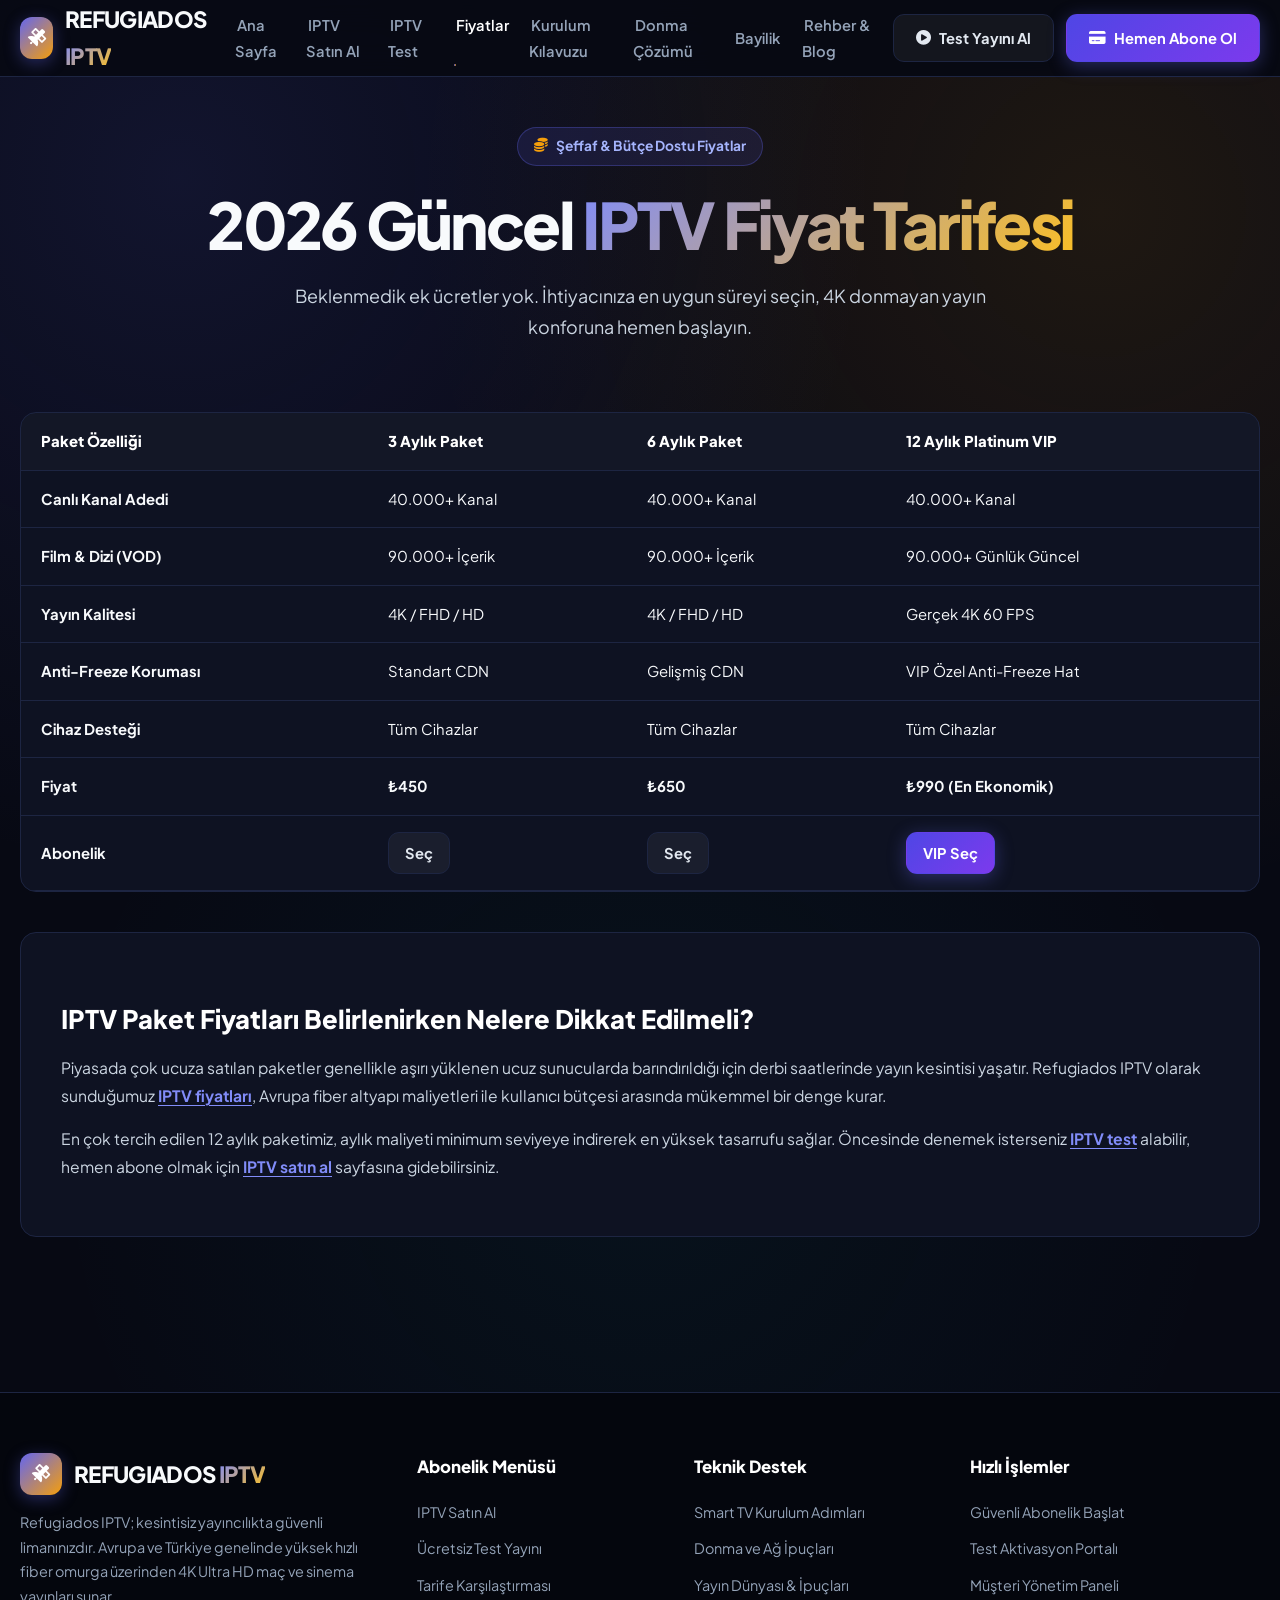
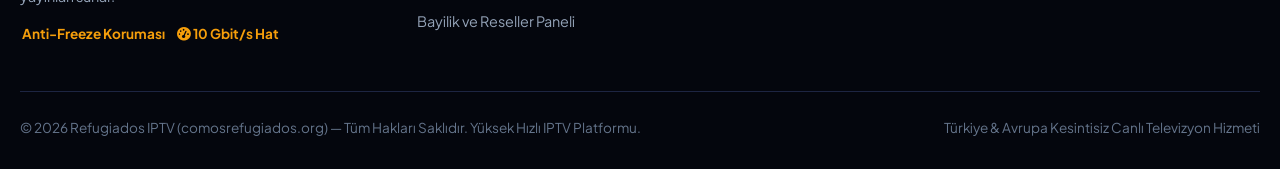
<file: iptv-fiyatlari.html>
<!DOCTYPE html>
<html lang="tr">
<head>
  <meta charset="UTF-8">
  <meta name="viewport" content="width=device-width, initial-scale=1.0">
  <title>2026 IPTV Fiyatları | En Uygun ve İndirimli IPTV Ücretleri</title>
  <meta name="description" content="2026 yılının en avantajlı IPTV fiyatları burada! 3 ay, 6 ay ve 12 aylık VIP paket ücretlerini karşılaştırın. Taahhütsüz, şeffaf ve ekonomik IPTV üyelikleri.">
  <meta name="keywords" content="iptv fiyatları, 2026 iptv fiyatları, ucuz iptv paketleri, en iyi iptv fiyatı, ekonomik iptv aboneliği">
  <meta name="robots" content="index, follow, max-image-preview:large, max-snippet:-1">
  <link rel="canonical" href="https://comosrefugiados.org/iptv-fiyatlari">
  <link rel="preconnect" href="https://fonts.googleapis.com">
  <link rel="preconnect" href="https://fonts.gstatic.com" crossorigin>
  <link href="https://fonts.googleapis.com/css2?family=Plus+Jakarta+Sans:wght@400;500;600;700;800;900&display=swap" rel="stylesheet">
  <link rel="stylesheet" href="https://cdnjs.cloudflare.com/ajax/libs/font-awesome/6.5.2/css/all.min.css">
  <link rel="stylesheet" href="/style.css">
</head>
<body>
  <header class="site-header">
    <div class="container nav-wrap">
      <a href="/" class="logo" aria-label="Refugiados IPTV">
        <div class="logo-badge"><i class="fas fa-satellite"></i></div>
        <div>REFUGIADOS <span>IPTV</span></div>
      </a>
      <ul class="nav-links">
        <li><a href="/" class="">Ana Sayfa</a></li>
        <li><a href="/iptv-satin-al" class="">IPTV Satın Al</a></li>
        <li><a href="/iptv-test" class="">IPTV Test</a></li>
        <li><a href="/iptv-fiyatlari" class="active">Fiyatlar</a></li>
        <li><a href="/iptv-kurulumu" class="">Kurulum Kılavuzu</a></li>
        <li><a href="/iptv-donma-cozumu" class="">Donma Çözümü</a></li>
        <li><a href="/iptv-bayilik" class="">Bayilik</a></li>
        <li><a href="/blog" class="">Rehber & Blog</a></li>
      </ul>
      <div class="header-actions">
        <a href="/iptv-test" class="btn btn-ghost"><i class="fas fa-play-circle"></i> Test Yayını Al</a>
        <a href="https://kaliteplayer12.com/iptv-satin-al" class="btn btn-primary"><i class="fas fa-credit-card"></i> Hemen Abone Ol</a>
        <button class="mobile-toggle" id="mobileToggle" aria-label="Menüyü Aç"><i class="fas fa-bars"></i></button>
      </div>
    </div>
  </header>

  <div class="mobile-backdrop" id="mobileBackdrop"></div>
  <div class="mobile-nav-panel" id="mobileNavPanel">
    <div class="mobile-panel-top">
      <div class="logo">
        <div class="logo-badge"><i class="fas fa-satellite"></i></div>
        <div>REFUGIADOS <span>IPTV</span></div>
      </div>
      <button class="mobile-close-btn" id="mobileCloseBtn"><i class="fas fa-times"></i></button>
    </div>
    <ul class="mobile-menu-list">
      <li><a href="/">Ana Sayfa</a></li>
      <li><a href="/iptv-satin-al">IPTV Satın Al</a></li>
      <li><a href="/iptv-test">Ücretsiz Test Al</a></li>
      <li><a href="/iptv-fiyatlari">IPTV Fiyat Listesi</a></li>
      <li><a href="/iptv-kurulumu">Cihaz Kurulum Rehberi</a></li>
      <li><a href="/iptv-donma-cozumu">Donma & Hız Çözümleri</a></li>
      <li><a href="/iptv-bayilik">Bayilik Paneli</a></li>
      <li><a href="/blog">Blog & Bilgi Merkezi</a></li>
    </ul>
    <div style="margin-top:auto; display:flex; flex-direction:column; gap:12px; padding-top:20px;">
      <a href="/iptv-test" class="btn btn-ghost" style="width:100%">Ücretsiz Test Al</a>
      <a href="https://kaliteplayer12.com/iptv-satin-al" class="btn btn-primary" style="width:100%">Hemen Abone Ol</a>
    </div>
  </div>

  <section class="hero-sec" style="padding:50px 0 30px; text-align:center;">
    <div class="container">
      <div class="pill-badge"><i class="fas fa-coins"></i> Şeffaf & Bütçe Dostu Fiyatlar</div>
      <h1 class="hero-h1">2026 Güncel <span>IPTV Fiyat Tarifesi</span></h1>
      <p class="hero-lead" style="margin:0 auto 30px; max-width:720px;">
        Beklenmedik ek ücretler yok. İhtiyacınıza en uygun süreyi seçin, 4K donmayan yayın konforuna hemen başlayın.
      </p>
    </div>
  </section>

  <section class="main-sec" style="padding-top:10px;">
    <div class="container">
      <div class="compare-box" style="margin-bottom:40px;">
        <table class="custom-table">
          <thead>
            <tr>
              <th>Paket Özelliği</th>
              <th>3 Aylık Paket</th>
              <th>6 Aylık Paket</th>
              <th>12 Aylık Platinum VIP</th>
            </tr>
          </thead>
          <tbody>
            <tr>
              <td><strong>Canlı Kanal Adedi</strong></td>
              <td>40.000+ Kanal</td>
              <td>40.000+ Kanal</td>
              <td>40.000+ Kanal</td>
            </tr>
            <tr>
              <td><strong>Film & Dizi (VOD)</strong></td>
              <td>90.000+ İçerik</td>
              <td>90.000+ İçerik</td>
              <td>90.000+ Günlük Güncel</td>
            </tr>
            <tr>
              <td><strong>Yayın Kalitesi</strong></td>
              <td>4K / FHD / HD</td>
              <td>4K / FHD / HD</td>
              <td>Gerçek 4K 60 FPS</td>
            </tr>
            <tr>
              <td><strong>Anti-Freeze Koruması</strong></td>
              <td>Standart CDN</td>
              <td>Gelişmiş CDN</td>
              <td>VIP Özel Anti-Freeze Hat</td>
            </tr>
            <tr>
              <td><strong>Cihaz Desteği</strong></td>
              <td>Tüm Cihazlar</td>
              <td>Tüm Cihazlar</td>
              <td>Tüm Cihazlar</td>
            </tr>
            <tr>
              <td><strong>Fiyat</strong></td>
              <td><strong>₺450</strong></td>
              <td><strong>₺650</strong></td>
              <td><strong>₺990 (En Ekonomik)</strong></td>
            </tr>
            <tr>
              <td><strong>Abonelik</strong></td>
              <td><a href="https://kaliteplayer12.com/iptv-satin-al" class="btn btn-ghost" style="padding:8px 16px;">Seç</a></td>
              <td><a href="https://kaliteplayer12.com/iptv-satin-al" class="btn btn-ghost" style="padding:8px 16px;">Seç</a></td>
              <td><a href="https://kaliteplayer12.com/iptv-satin-al" class="btn btn-primary" style="padding:8px 16px;">VIP Seç</a></td>
            </tr>
          </tbody>
        </table>
      </div>

      <div class="article-body">
        <h2>IPTV Paket Fiyatları Belirlenirken Nelere Dikkat Edilmeli?</h2>
        <p>
          Piyasada çok ucuza satılan paketler genellikle aşırı yüklenen ucuz sunucularda barındırıldığı için derbi saatlerinde yayın kesintisi yaşatır. Refugiados IPTV olarak sunduğumuz <a href="/iptv-fiyatlari" class="intext-link">IPTV fiyatları</a>, Avrupa fiber altyapı maliyetleri ile kullanıcı bütçesi arasında mükemmel bir denge kurar.
        </p>
        <p>
          En çok tercih edilen 12 aylık paketimiz, aylık maliyeti minimum seviyeye indirerek en yüksek tasarrufu sağlar. Öncesinde denemek isterseniz <a href="/iptv-test" class="intext-link">IPTV test</a> alabilir, hemen abone olmak için <a href="/iptv-satin-al" class="intext-link">IPTV satın al</a> sayfasına gidebilirsiniz.
        </p>
      </div>
    </div>
  </section>

  <footer class="site-footer">
    <div class="container footer-cols">
      <div class="footer-col">
        <div class="logo" style="margin-bottom:15px;">
          <div class="logo-badge"><i class="fas fa-satellite"></i></div>
          <div>REFUGIADOS <span>IPTV</span></div>
        </div>
        <p style="font-size:0.9rem; line-height:1.7; color:var(--text-muted); margin-bottom:15px;">
          Refugiados IPTV; kesintisiz yayıncılıkta güvenli limanınızdır. Avrupa ve Türkiye genelinde yüksek hızlı fiber omurga üzerinden 4K Ultra HD maç ve sinema yayınları sunar.
        </p>
        <div style="display:flex; gap:12px; font-weight:700; font-size:0.85rem; color:var(--accent);">
          <span><i class="fas fa-check-shield"></i> Anti-Freeze Koruması</span>
          <span><i class="fas fa-tachometer-alt"></i> 10 Gbit/s Hat</span>
        </div>
      </div>
      <div class="footer-col">
        <h4>Abonelik Menüsü</h4>
        <ul>
          <li><a href="/iptv-satin-al">IPTV Satın Al</a></li>
          <li><a href="/iptv-test">Ücretsiz Test Yayını</a></li>
          <li><a href="/iptv-fiyatlari">Tarife Karşılaştırması</a></li>
          <li><a href="/iptv-bayilik">Bayilik ve Reseller Paneli</a></li>
        </ul>
      </div>
      <div class="footer-col">
        <h4>Teknik Destek</h4>
        <ul>
          <li><a href="/iptv-kurulumu">Smart TV Kurulum Adımları</a></li>
          <li><a href="/iptv-donma-cozumu">Donma ve Ağ İpuçları</a></li>
          <li><a href="/blog">Yayın Dünyası & İpuçları</a></li>
        </ul>
      </div>
      <div class="footer-col">
        <h4>Hızlı İşlemler</h4>
        <ul>
          <li><a href="https://kaliteplayer12.com/iptv-satin-al">Güvenli Abonelik Başlat</a></li>
          <li><a href="https://kaliteplayer12.com/iptv-test">Test Aktivasyon Portalı</a></li>
          <li><a href="https://kaliteplayer12.com/">Müşteri Yönetim Paneli</a></li>
        </ul>
      </div>
    </div>
    <div class="container footer-bottom">
      <div>© 2026 Refugiados IPTV (comosrefugiados.org) — Tüm Hakları Saklıdır. Yüksek Hızlı IPTV Platformu.</div>
      <div>Türkiye & Avrupa Kesintisiz Canlı Televizyon Hizmeti</div>
    </div>
  </footer>
  <style>
/* Refugiados IPTV - Royal Indigo & Sunset Gold Theme */
:root {
  --bg: #070913;
  --surface: #0e1222;
  --surface-hover: #151b32;
  --surface-border: #1d2542;
  --primary: #6366f1;
  --primary-glow: rgba(99, 102, 241, 0.35);
  --accent: #f59e0b;
  --accent-glow: rgba(245, 158, 11, 0.35);
  --emerald: #10b981;
  --cyan: #06b6d4;
  --text: #f8fafc;
  --text-muted: #94a3b8;
  --text-dim: #64748b;
  --max-w: 1240px;
  --radius: 16px;
  --transition: all 0.25s cubic-bezier(0.4, 0, 0.2, 1);
}

* { box-sizing: border-box; margin: 0; padding: 0; }
html {
  scroll-behavior: smooth;
  font-family: 'Plus Jakarta Sans', system-ui, -apple-system, sans-serif;
  background-color: var(--bg);
  color: var(--text);
  line-height: 1.65;
}
body {
  background: 
    radial-gradient(circle at 14% 10%, rgba(99, 102, 241, 0.12), transparent 36%),
    radial-gradient(circle at 86% 12%, rgba(245, 158, 11, 0.10), transparent 36%),
    radial-gradient(circle at 50% 65%, rgba(6, 182, 212, 0.05), transparent 45%),
    var(--bg);
  min-height: 100vh;
  overflow-x: hidden;
}
a { color: inherit; text-decoration: none; transition: var(--transition); }
img { max-width: 100%; height: auto; }
.container { width: min(var(--max-w), calc(100% - 40px)); margin: 0 auto; }

header.site-header {
  position: sticky; top: 0; z-index: 1000;
  background: rgba(7, 9, 19, 0.92);
  backdrop-filter: blur(16px);
  -webkit-backdrop-filter: blur(16px);
  border-bottom: 1px solid var(--surface-border);
}
.nav-wrap {
  display: flex; align-items: center; justify-content: space-between;
  min-height: 76px; gap: 20px;
}
.logo {
  display: flex; align-items: center; gap: 12px;
  font-size: 1.4rem; font-weight: 900; letter-spacing: -0.03em;
}
.logo-badge {
  width: 42px; height: 42px; border-radius: 12px;
  background: linear-gradient(135deg, var(--primary), var(--accent));
  display: flex; align-items: center; justify-content: center;
  color: #fff; font-size: 1.15rem; font-weight: 900; box-shadow: 0 4px 16px var(--primary-glow);
}
.logo span {
  background: linear-gradient(135deg, #818cf8, #fbbf24);
  -webkit-background-clip: text; -webkit-text-fill-color: transparent;
}
.nav-links { display: flex; align-items: center; gap: 20px; list-style: none; }
.nav-links a {
  font-size: 0.92rem; font-weight: 600; color: var(--text-muted);
  position: relative; padding: 6px 2px;
}
.nav-links a:hover, .nav-links a.active { color: #fff; }
.nav-links a.active::after {
  content: ''; position: absolute; bottom: 0; left: 0; width: 100%; height: 2px;
  background: linear-gradient(90deg, var(--primary), var(--accent));
  border-radius: 2px;
}
.header-actions { display: flex; align-items: center; gap: 12px; }

.btn {
  display: inline-flex; align-items: center; justify-content: center;
  gap: 8px; padding: 11px 22px; border-radius: 11px;
  font-weight: 700; font-size: 0.92rem; cursor: pointer;
  border: 1px solid transparent; transition: var(--transition);
  text-align: center; white-space: nowrap;
}
.btn-primary {
  background: linear-gradient(135deg, #4f46e5, #7c3aed);
  color: #fff; box-shadow: 0 4px 18px var(--primary-glow);
}
.btn-primary:hover {
  transform: translateY(-2px); box-shadow: 0 8px 25px var(--primary-glow); filter: brightness(1.1);
}
.btn-accent {
  background: linear-gradient(135deg, #d97706, #f59e0b);
  color: #070913; font-weight: 800; box-shadow: 0 4px 18px var(--accent-glow);
}
.btn-accent:hover {
  transform: translateY(-2px); box-shadow: 0 8px 25px var(--accent-glow); filter: brightness(1.1);
}
.btn-ghost {
  background: rgba(255, 255, 255, 0.05); color: #e2e8f0;
  border: 1px solid var(--surface-border);
}
.btn-ghost:hover {
  background: rgba(255, 255, 255, 0.1); border-color: rgba(255, 255, 255, 0.2); transform: translateY(-2px);
}
.btn-lg { padding: 15px 32px; font-size: 1.05rem; border-radius: 13px; }

.mobile-toggle {
  display: none; background: transparent; border: none;
  color: #fff; font-size: 1.5rem; cursor: pointer; padding: 6px;
}

/* Mobile drawer - strictly hidden on desktop */
.mobile-nav-panel {
  display: none !important;
  position: fixed; top: 0; right: -100%; width: 85%; max-width: 320px; height: 100vh;
  background: #0a0d1a; border-left: 1px solid var(--surface-border);
  z-index: 2000; padding: 25px 20px; flex-direction: column;
  transition: right 0.25s ease;
}
.mobile-nav-panel.open { display: flex !important; right: 0; }
.mobile-backdrop {
  position: fixed; top: 0; left: 0; width: 100vw; height: 100vh;
  background: rgba(0,0,0,0.7); z-index: 1999; display: none;
}
.mobile-backdrop.open { display: block; }
.mobile-panel-top { display: flex; justify-content: space-between; align-items: center; margin-bottom: 25px; }
.mobile-close-btn { background: transparent; border: none; color: #fff; font-size: 1.4rem; cursor: pointer; }
.mobile-menu-list { list-style: none; display: flex; flex-direction: column; gap: 16px; }
.mobile-menu-list a { font-size: 1.05rem; font-weight: 700; color: #e2e8f0; }

@media (min-width: 769px) {
  .mobile-nav-panel, .mobile-backdrop, .mobile-toggle { display: none !important; }
}

/* Hero Section */
.hero-sec { padding: 80px 0 60px; position: relative; }
.hero-split { display: grid; grid-template-columns: 1.15fr 0.85fr; gap: 50px; align-items: center; }
.pill-badge {
  display: inline-flex; align-items: center; gap: 8px;
  background: rgba(99, 102, 241, 0.12); border: 1px solid rgba(99, 102, 241, 0.3);
  color: #a5b4fc; padding: 7px 16px; border-radius: 999px;
  font-size: 0.86rem; font-weight: 700; margin-bottom: 22px;
}
.pill-badge i { color: var(--accent); }

h1.hero-h1 {
  font-size: clamp(2.3rem, 5vw, 4rem); font-weight: 900;
  line-height: 1.15; letter-spacing: -0.04em; margin-bottom: 20px;
}
h1.hero-h1 span {
  background: linear-gradient(135deg, #818cf8, #fbbf24);
  -webkit-background-clip: text; -webkit-text-fill-color: transparent;
}
p.hero-lead {
  font-size: 1.12rem; color: #cbd5e1; line-height: 1.7; margin-bottom: 30px;
}
.hero-actions { display: flex; gap: 14px; flex-wrap: wrap; margin-bottom: 38px; }

.stat-strip {
  display: grid; grid-template-columns: repeat(4, 1fr); gap: 15px;
  padding-top: 25px; border-top: 1px solid var(--surface-border);
}
.stat-box {
  background: var(--surface); border: 1px solid var(--surface-border);
  padding: 14px; border-radius: 12px; text-align: center;
}
.stat-box .num { font-size: 1.5rem; font-weight: 900; color: #fff; line-height: 1.2; }
.stat-box .desc { font-size: 0.78rem; color: var(--text-muted); font-weight: 600; margin-top: 4px; }

/* Hero Preview */
.hero-preview {
  background: var(--surface); border: 1px solid var(--surface-border);
  border-radius: 22px; padding: 26px; box-shadow: 0 20px 50px rgba(0,0,0,0.5);
  position: relative;
}
.hero-preview::before {
  content: ''; position: absolute; top: 0; left: 0; right: 0; height: 2px;
  background: linear-gradient(90deg, var(--primary), var(--accent));
}
.preview-top {
  display: flex; justify-content: space-between; align-items: center;
  padding-bottom: 15px; margin-bottom: 18px; border-bottom: 1px solid var(--surface-border);
}
.preview-title { font-size: 1.05rem; font-weight: 800; color: #fff; }
.live-pill {
  background: rgba(239, 68, 68, 0.18); border: 1px solid rgba(239, 68, 68, 0.4);
  color: #f87171; font-size: 0.76rem; font-weight: 800; padding: 4px 10px; border-radius: 6px;
  display: flex; align-items: center; gap: 6px;
}
.live-dot { width: 7px; height: 7px; border-radius: 50%; background: #ef4444; }
.preview-channels { display: flex; flex-direction: column; gap: 10px; margin-bottom: 20px; }
.channel-row {
  display: flex; justify-content: space-between; align-items: center;
  background: rgba(255, 255, 255, 0.03); border: 1px solid var(--surface-border);
  padding: 10px 14px; border-radius: 10px; font-size: 0.88rem;
}
.channel-row .res {
  background: rgba(99, 102, 241, 0.2); color: #a5b4fc;
  font-size: 0.75rem; font-weight: 800; padding: 2px 8px; border-radius: 4px;
}

/* Sections */
section.main-sec { padding: 75px 0; }
section.main-sec.alt { background: rgba(14, 18, 34, 0.5); }
.sec-header { max-width: 760px; margin: 0 auto 50px; text-align: center; }
.sec-badge {
  font-size: 0.8rem; font-weight: 800; text-transform: uppercase;
  letter-spacing: 0.12em; color: var(--accent); margin-bottom: 10px;
}
h2.sec-title {
  font-size: clamp(2rem, 3.8vw, 2.9rem); font-weight: 900;
  line-height: 1.2; letter-spacing: -0.03em; margin-bottom: 16px;
}
p.sec-sub { font-size: 1.05rem; color: var(--text-muted); }

/* Grid Layouts */
.grid-3 { display: grid; grid-template-columns: repeat(3, 1fr); gap: 24px; }
.grid-4 { display: grid; grid-template-columns: repeat(4, 1fr); gap: 20px; }
.grid-2 { display: grid; grid-template-columns: 1fr 1fr; gap: 30px; }

/* Pricing Cards */
.pricing-card {
  background: var(--surface); border: 1px solid var(--surface-border);
  border-radius: var(--radius); padding: 36px 28px; display: flex;
  flex-direction: column; position: relative; transition: var(--transition);
}
.pricing-card:hover {
  transform: translateY(-5px); border-color: rgba(99, 102, 241, 0.4);
  box-shadow: 0 15px 40px rgba(0,0,0,0.4);
}
.pricing-card.featured {
  border-color: var(--primary);
  background: linear-gradient(165deg, rgba(20, 24, 48, 0.95), rgba(10, 13, 28, 0.98));
  box-shadow: 0 12px 40px rgba(99, 102, 241, 0.2);
}
.featured-tag {
  position: absolute; top: -13px; left: 50%; transform: translateX(-50%);
  background: linear-gradient(135deg, var(--primary), var(--accent));
  color: #fff; font-size: 0.78rem; font-weight: 900;
  padding: 4px 16px; border-radius: 999px; text-transform: uppercase;
}
.plan-name { font-size: 1.3rem; font-weight: 800; margin-bottom: 8px; color: #fff; }
.plan-desc { font-size: 0.88rem; color: var(--text-muted); margin-bottom: 22px; }
.plan-price { font-size: 2.5rem; font-weight: 900; color: #fff; margin-bottom: 24px; }
.plan-price span { font-size: 0.95rem; font-weight: 600; color: var(--text-muted); }
.plan-features { list-style: none; display: flex; flex-direction: column; gap: 12px; margin-bottom: 30px; flex: 1; }
.plan-features li {
  display: flex; align-items: center; gap: 10px;
  font-size: 0.92rem; color: #cbd5e1;
}
.plan-features li i { color: var(--accent); font-size: 0.9rem; }

/* Feature Cards */
.feat-card {
  background: var(--surface); border: 1px solid var(--surface-border);
  border-radius: var(--radius); padding: 28px; transition: var(--transition);
}
.feat-card:hover {
  transform: translateY(-4px); background: var(--surface-hover);
  border-color: rgba(99, 102, 241, 0.35);
}
.feat-icon {
  width: 52px; height: 52px; border-radius: 14px;
  background: rgba(99, 102, 241, 0.12); color: var(--primary);
  display: flex; align-items: center; justify-content: center;
  font-size: 1.4rem; margin-bottom: 18px;
}
.feat-card h3 { font-size: 1.2rem; font-weight: 800; margin-bottom: 10px; color: #fff; }
.feat-card p { font-size: 0.93rem; color: var(--text-muted); line-height: 1.65; }

/* Table */
.compare-box {
  background: var(--surface); border: 1px solid var(--surface-border);
  border-radius: var(--radius); overflow-x: auto;
}
table.custom-table { width: 100%; border-collapse: collapse; text-align: left; }
table.custom-table th, table.custom-table td {
  padding: 16px 20px; border-bottom: 1px solid var(--surface-border);
  font-size: 0.93rem;
}
table.custom-table th {
  background: rgba(255, 255, 255, 0.02); font-weight: 800; color: #fff;
}
table.custom-table tr:hover td { background: rgba(255, 255, 255, 0.02); }

/* FAQ Accordion */
.faq-wrap { max-width: 840px; margin: 0 auto; display: flex; flex-direction: column; gap: 14px; }
.faq-item {
  background: var(--surface); border: 1px solid var(--surface-border);
  border-radius: 12px; overflow: hidden; transition: var(--transition);
}
.faq-q {
  padding: 18px 22px; cursor: pointer; display: flex;
  align-items: center; justify-content: space-between; gap: 15px;
  font-weight: 700; font-size: 1.02rem; color: #fff;
}
.faq-q i { color: var(--accent); transition: transform 0.25s ease; font-size: 0.9rem; }
.faq-a {
  max-height: 0; overflow: hidden; transition: max-height 0.3s ease, padding 0.3s ease;
  padding: 0 22px; font-size: 0.93rem; color: var(--text-muted); line-height: 1.7;
}
.faq-item.active { border-color: rgba(99, 102, 241, 0.4); background: var(--surface-hover); }
.faq-item.active .faq-q i { transform: rotate(180deg); }
.faq-item.active .faq-a { max-height: 400px; padding-bottom: 20px; }

/* In-text links */
a.intext-link {
  color: #818cf8; font-weight: 700; text-decoration: underline; text-underline-offset: 3px;
}
a.intext-link:hover { color: #a5b4fc; }

/* Article text block */
.article-body {
  background: var(--surface); border: 1px solid var(--surface-border);
  border-radius: var(--radius); padding: 40px; margin-top: 30px;
}
.article-body h2 { font-size: 1.6rem; font-weight: 800; color: #fff; margin: 25px 0 14px; }
.article-body h3 { font-size: 1.3rem; font-weight: 800; color: #e2e8f0; margin: 20px 0 10px; }
.article-body p { font-size: 0.98rem; color: #cbd5e1; line-height: 1.75; margin-bottom: 16px; }
.article-body ul { margin: 15px 0 20px 22px; color: #cbd5e1; line-height: 1.8; }

/* Footer */
footer.site-footer {
  background: #04060d; border-top: 1px solid var(--surface-border);
  padding: 60px 0 30px; margin-top: 80px;
}
.footer-cols { display: grid; grid-template-columns: 1.5fr 1fr 1fr 1.2fr; gap: 35px; margin-bottom: 45px; }
.footer-col h4 { font-size: 1.05rem; font-weight: 800; color: #fff; margin-bottom: 18px; }
.footer-col ul { list-style: none; display: flex; flex-direction: column; gap: 10px; }
.footer-col ul a { color: var(--text-muted); font-size: 0.9rem; }
.footer-col ul a:hover { color: var(--accent); padding-left: 3px; }
.footer-bottom {
  padding-top: 25px; border-top: 1px solid var(--surface-border);
  display: flex; justify-content: space-between; font-size: 0.85rem; color: var(--text-dim);
}

@media (max-width: 992px) {
  .hero-split, .grid-3 { grid-template-columns: 1fr; }
  .grid-4 { grid-template-columns: 1fr 1fr; }
  .footer-cols { grid-template-columns: 1fr 1fr; }
  .stat-strip { grid-template-columns: 1fr 1fr; }
}
@media (max-width: 768px) {
  .nav-links, .header-actions .btn-ghost { display: none; }
  .mobile-toggle { display: block; }
  .grid-4, .grid-2 { grid-template-columns: 1fr; }
  .footer-cols { grid-template-columns: 1fr; }
  .footer-bottom { flex-direction: column; gap: 10px; text-align: center; }
  .article-body { padding: 22px; }
}

  </style>
  <script>
document.addEventListener('DOMContentLoaded', function () {
  const faqItems = document.querySelectorAll('.faq-item');
  faqItems.forEach(item => {
    const q = item.querySelector('.faq-q');
    if (q) {
      q.addEventListener('click', () => {
        const isActive = item.classList.contains('active');
        faqItems.forEach(f => f.classList.remove('active'));
        if (!isActive) item.classList.add('active');
      });
    }
  });

  const mobToggle = document.getElementById('mobileToggle');
  const mobPanel = document.getElementById('mobileNavPanel');
  const backdrop = document.getElementById('mobileBackdrop');
  const closeBtn = document.getElementById('mobileCloseBtn');

  function openMenu() {
    if (mobPanel) mobPanel.classList.add('open');
    if (backdrop) backdrop.classList.add('open');
    document.body.style.overflow = 'hidden';
  }
  function closeMenu() {
    if (mobPanel) mobPanel.classList.remove('open');
    if (backdrop) backdrop.classList.remove('open');
    document.body.style.overflow = 'auto';
  }

  if (mobToggle) mobToggle.addEventListener('click', openMenu);
  if (closeBtn) closeBtn.addEventListener('click', closeMenu);
  if (backdrop) backdrop.addEventListener('click', closeMenu);

  const menuLinks = document.querySelectorAll('.mobile-menu-list a');
  menuLinks.forEach(l => l.addEventListener('click', closeMenu));
});

  </script>
  <script src="/main.js"></script>
</body>
</html>
</file>
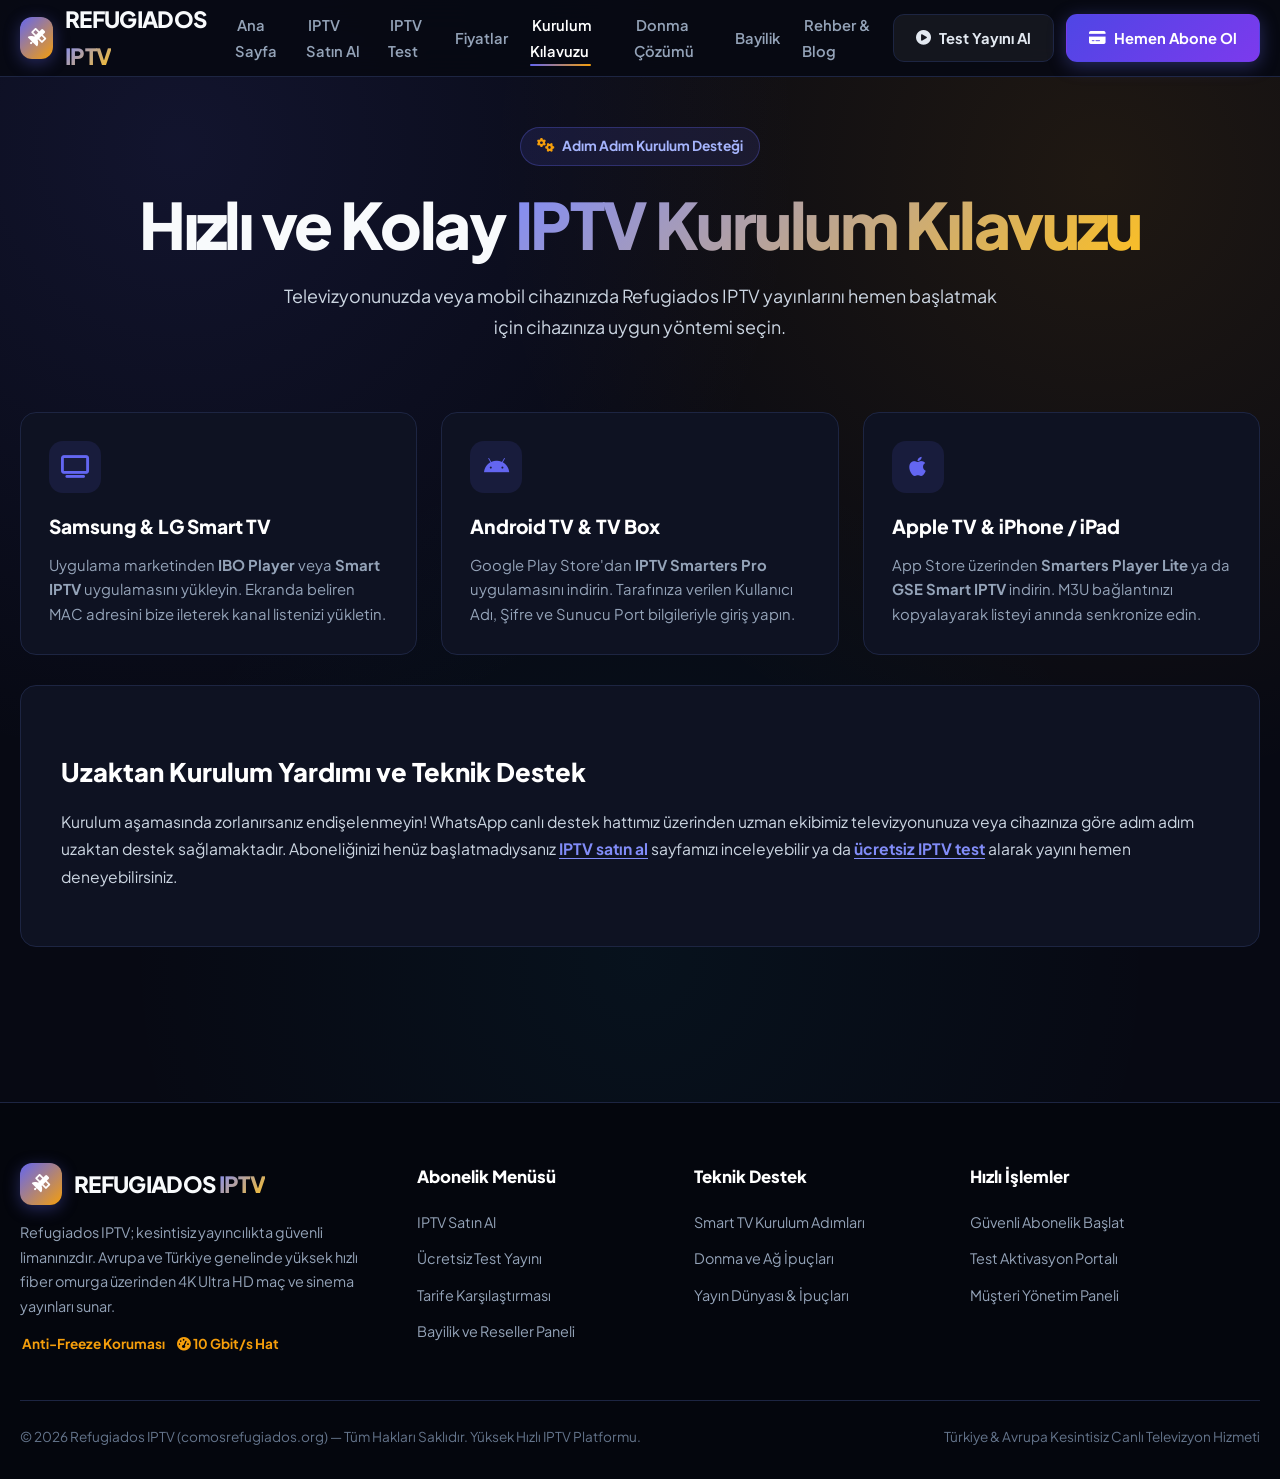
<file: iptv-kurulumu.html>
<!DOCTYPE html>
<html lang="tr">
<head>
  <meta charset="UTF-8">
  <meta name="viewport" content="width=device-width, initial-scale=1.0">
  <title>IPTV Kurulum Rehberi | Smart TV, Android, Apple TV ve Telefon Kurulumu</title>
  <meta name="description" content="Tüm cihazlarda resimli IPTV kurulumu! Samsung, LG Smart TV, Android TV Box, Xiaomi Mi Box ve iPhone için adım adım kolay IPTV kurulum rehberi.">
  <meta name="keywords" content="iptv kurulumu, smart tv iptv yükleme, ibo player kurulum, iptv smarters pro ayarları, android tv iptv">
  <meta name="robots" content="index, follow, max-image-preview:large, max-snippet:-1">
  <link rel="canonical" href="https://comosrefugiados.org/iptv-kurulumu">
  <link rel="preconnect" href="https://fonts.googleapis.com">
  <link rel="preconnect" href="https://fonts.gstatic.com" crossorigin>
  <link href="https://fonts.googleapis.com/css2?family=Plus+Jakarta+Sans:wght@400;500;600;700;800;900&display=swap" rel="stylesheet">
  <link rel="stylesheet" href="https://cdnjs.cloudflare.com/ajax/libs/font-awesome/6.5.2/css/all.min.css">
  <link rel="stylesheet" href="/style.css">
</head>
<body>
  <header class="site-header">
    <div class="container nav-wrap">
      <a href="/" class="logo" aria-label="Refugiados IPTV">
        <div class="logo-badge"><i class="fas fa-satellite"></i></div>
        <div>REFUGIADOS <span>IPTV</span></div>
      </a>
      <ul class="nav-links">
        <li><a href="/" class="">Ana Sayfa</a></li>
        <li><a href="/iptv-satin-al" class="">IPTV Satın Al</a></li>
        <li><a href="/iptv-test" class="">IPTV Test</a></li>
        <li><a href="/iptv-fiyatlari" class="">Fiyatlar</a></li>
        <li><a href="/iptv-kurulumu" class="active">Kurulum Kılavuzu</a></li>
        <li><a href="/iptv-donma-cozumu" class="">Donma Çözümü</a></li>
        <li><a href="/iptv-bayilik" class="">Bayilik</a></li>
        <li><a href="/blog" class="">Rehber & Blog</a></li>
      </ul>
      <div class="header-actions">
        <a href="/iptv-test" class="btn btn-ghost"><i class="fas fa-play-circle"></i> Test Yayını Al</a>
        <a href="https://kaliteplayer12.com/iptv-satin-al" class="btn btn-primary"><i class="fas fa-credit-card"></i> Hemen Abone Ol</a>
        <button class="mobile-toggle" id="mobileToggle" aria-label="Menüyü Aç"><i class="fas fa-bars"></i></button>
      </div>
    </div>
  </header>

  <div class="mobile-backdrop" id="mobileBackdrop"></div>
  <div class="mobile-nav-panel" id="mobileNavPanel">
    <div class="mobile-panel-top">
      <div class="logo">
        <div class="logo-badge"><i class="fas fa-satellite"></i></div>
        <div>REFUGIADOS <span>IPTV</span></div>
      </div>
      <button class="mobile-close-btn" id="mobileCloseBtn"><i class="fas fa-times"></i></button>
    </div>
    <ul class="mobile-menu-list">
      <li><a href="/">Ana Sayfa</a></li>
      <li><a href="/iptv-satin-al">IPTV Satın Al</a></li>
      <li><a href="/iptv-test">Ücretsiz Test Al</a></li>
      <li><a href="/iptv-fiyatlari">IPTV Fiyat Listesi</a></li>
      <li><a href="/iptv-kurulumu">Cihaz Kurulum Rehberi</a></li>
      <li><a href="/iptv-donma-cozumu">Donma & Hız Çözümleri</a></li>
      <li><a href="/iptv-bayilik">Bayilik Paneli</a></li>
      <li><a href="/blog">Blog & Bilgi Merkezi</a></li>
    </ul>
    <div style="margin-top:auto; display:flex; flex-direction:column; gap:12px; padding-top:20px;">
      <a href="/iptv-test" class="btn btn-ghost" style="width:100%">Ücretsiz Test Al</a>
      <a href="https://kaliteplayer12.com/iptv-satin-al" class="btn btn-primary" style="width:100%">Hemen Abone Ol</a>
    </div>
  </div>

  <section class="hero-sec" style="padding:50px 0 30px; text-align:center;">
    <div class="container">
      <div class="pill-badge"><i class="fas fa-cogs"></i> Adım Adım Kurulum Desteği</div>
      <h1 class="hero-h1">Hızlı ve Kolay <span>IPTV Kurulum Kılavuzu</span></h1>
      <p class="hero-lead" style="margin:0 auto 30px; max-width:720px;">
        Televizyonunuzda veya mobil cihazınızda Refugiados IPTV yayınlarını hemen başlatmak için cihazınıza uygun yöntemi seçin.
      </p>
    </div>
  </section>

  <section class="main-sec" style="padding-top:10px;">
    <div class="container">
      <div class="grid-3">
        <div class="feat-card">
          <div class="feat-icon"><i class="fas fa-tv"></i></div>
          <h3>Samsung & LG Smart TV</h3>
          <p>Uygulama marketinden <strong>IBO Player</strong> veya <strong>Smart IPTV</strong> uygulamasını yükleyin. Ekranda beliren MAC adresini bize ileterek kanal listenizi yükletin.</p>
        </div>
        <div class="feat-card">
          <div class="feat-icon"><i class="fab fa-android"></i></div>
          <h3>Android TV & TV Box</h3>
          <p>Google Play Store'dan <strong>IPTV Smarters Pro</strong> uygulamasını indirin. Tarafınıza verilen Kullanıcı Adı, Şifre ve Sunucu Port bilgileriyle giriş yapın.</p>
        </div>
        <div class="feat-card">
          <div class="feat-icon"><i class="fab fa-apple"></i></div>
          <h3>Apple TV & iPhone / iPad</h3>
          <p>App Store üzerinden <strong>Smarters Player Lite</strong> ya da <strong>GSE Smart IPTV</strong> indirin. M3U bağlantınızı kopyalayarak listeyi anında senkronize edin.</p>
        </div>
      </div>

      <div class="article-body">
        <h2>Uzaktan Kurulum Yardımı ve Teknik Destek</h2>
        <p>
          Kurulum aşamasında zorlanırsanız endişelenmeyin! WhatsApp canlı destek hattımız üzerinden uzman ekibimiz televizyonunuza veya cihazınıza göre adım adım uzaktan destek sağlamaktadır. Aboneliğinizi henüz başlatmadıysanız <a href="/iptv-satin-al" class="intext-link">IPTV satın al</a> sayfamızı inceleyebilir ya da <a href="/iptv-test" class="intext-link">ücretsiz IPTV test</a> alarak yayını hemen deneyebilirsiniz.
        </p>
      </div>
    </div>
  </section>

  <footer class="site-footer">
    <div class="container footer-cols">
      <div class="footer-col">
        <div class="logo" style="margin-bottom:15px;">
          <div class="logo-badge"><i class="fas fa-satellite"></i></div>
          <div>REFUGIADOS <span>IPTV</span></div>
        </div>
        <p style="font-size:0.9rem; line-height:1.7; color:var(--text-muted); margin-bottom:15px;">
          Refugiados IPTV; kesintisiz yayıncılıkta güvenli limanınızdır. Avrupa ve Türkiye genelinde yüksek hızlı fiber omurga üzerinden 4K Ultra HD maç ve sinema yayınları sunar.
        </p>
        <div style="display:flex; gap:12px; font-weight:700; font-size:0.85rem; color:var(--accent);">
          <span><i class="fas fa-check-shield"></i> Anti-Freeze Koruması</span>
          <span><i class="fas fa-tachometer-alt"></i> 10 Gbit/s Hat</span>
        </div>
      </div>
      <div class="footer-col">
        <h4>Abonelik Menüsü</h4>
        <ul>
          <li><a href="/iptv-satin-al">IPTV Satın Al</a></li>
          <li><a href="/iptv-test">Ücretsiz Test Yayını</a></li>
          <li><a href="/iptv-fiyatlari">Tarife Karşılaştırması</a></li>
          <li><a href="/iptv-bayilik">Bayilik ve Reseller Paneli</a></li>
        </ul>
      </div>
      <div class="footer-col">
        <h4>Teknik Destek</h4>
        <ul>
          <li><a href="/iptv-kurulumu">Smart TV Kurulum Adımları</a></li>
          <li><a href="/iptv-donma-cozumu">Donma ve Ağ İpuçları</a></li>
          <li><a href="/blog">Yayın Dünyası & İpuçları</a></li>
        </ul>
      </div>
      <div class="footer-col">
        <h4>Hızlı İşlemler</h4>
        <ul>
          <li><a href="https://kaliteplayer12.com/iptv-satin-al">Güvenli Abonelik Başlat</a></li>
          <li><a href="https://kaliteplayer12.com/iptv-test">Test Aktivasyon Portalı</a></li>
          <li><a href="https://kaliteplayer12.com/">Müşteri Yönetim Paneli</a></li>
        </ul>
      </div>
    </div>
    <div class="container footer-bottom">
      <div>© 2026 Refugiados IPTV (comosrefugiados.org) — Tüm Hakları Saklıdır. Yüksek Hızlı IPTV Platformu.</div>
      <div>Türkiye & Avrupa Kesintisiz Canlı Televizyon Hizmeti</div>
    </div>
  </footer>
  <style>
/* Refugiados IPTV - Royal Indigo & Sunset Gold Theme */
:root {
  --bg: #070913;
  --surface: #0e1222;
  --surface-hover: #151b32;
  --surface-border: #1d2542;
  --primary: #6366f1;
  --primary-glow: rgba(99, 102, 241, 0.35);
  --accent: #f59e0b;
  --accent-glow: rgba(245, 158, 11, 0.35);
  --emerald: #10b981;
  --cyan: #06b6d4;
  --text: #f8fafc;
  --text-muted: #94a3b8;
  --text-dim: #64748b;
  --max-w: 1240px;
  --radius: 16px;
  --transition: all 0.25s cubic-bezier(0.4, 0, 0.2, 1);
}

* { box-sizing: border-box; margin: 0; padding: 0; }
html {
  scroll-behavior: smooth;
  font-family: 'Plus Jakarta Sans', system-ui, -apple-system, sans-serif;
  background-color: var(--bg);
  color: var(--text);
  line-height: 1.65;
}
body {
  background: 
    radial-gradient(circle at 14% 10%, rgba(99, 102, 241, 0.12), transparent 36%),
    radial-gradient(circle at 86% 12%, rgba(245, 158, 11, 0.10), transparent 36%),
    radial-gradient(circle at 50% 65%, rgba(6, 182, 212, 0.05), transparent 45%),
    var(--bg);
  min-height: 100vh;
  overflow-x: hidden;
}
a { color: inherit; text-decoration: none; transition: var(--transition); }
img { max-width: 100%; height: auto; }
.container { width: min(var(--max-w), calc(100% - 40px)); margin: 0 auto; }

header.site-header {
  position: sticky; top: 0; z-index: 1000;
  background: rgba(7, 9, 19, 0.92);
  backdrop-filter: blur(16px);
  -webkit-backdrop-filter: blur(16px);
  border-bottom: 1px solid var(--surface-border);
}
.nav-wrap {
  display: flex; align-items: center; justify-content: space-between;
  min-height: 76px; gap: 20px;
}
.logo {
  display: flex; align-items: center; gap: 12px;
  font-size: 1.4rem; font-weight: 900; letter-spacing: -0.03em;
}
.logo-badge {
  width: 42px; height: 42px; border-radius: 12px;
  background: linear-gradient(135deg, var(--primary), var(--accent));
  display: flex; align-items: center; justify-content: center;
  color: #fff; font-size: 1.15rem; font-weight: 900; box-shadow: 0 4px 16px var(--primary-glow);
}
.logo span {
  background: linear-gradient(135deg, #818cf8, #fbbf24);
  -webkit-background-clip: text; -webkit-text-fill-color: transparent;
}
.nav-links { display: flex; align-items: center; gap: 20px; list-style: none; }
.nav-links a {
  font-size: 0.92rem; font-weight: 600; color: var(--text-muted);
  position: relative; padding: 6px 2px;
}
.nav-links a:hover, .nav-links a.active { color: #fff; }
.nav-links a.active::after {
  content: ''; position: absolute; bottom: 0; left: 0; width: 100%; height: 2px;
  background: linear-gradient(90deg, var(--primary), var(--accent));
  border-radius: 2px;
}
.header-actions { display: flex; align-items: center; gap: 12px; }

.btn {
  display: inline-flex; align-items: center; justify-content: center;
  gap: 8px; padding: 11px 22px; border-radius: 11px;
  font-weight: 700; font-size: 0.92rem; cursor: pointer;
  border: 1px solid transparent; transition: var(--transition);
  text-align: center; white-space: nowrap;
}
.btn-primary {
  background: linear-gradient(135deg, #4f46e5, #7c3aed);
  color: #fff; box-shadow: 0 4px 18px var(--primary-glow);
}
.btn-primary:hover {
  transform: translateY(-2px); box-shadow: 0 8px 25px var(--primary-glow); filter: brightness(1.1);
}
.btn-accent {
  background: linear-gradient(135deg, #d97706, #f59e0b);
  color: #070913; font-weight: 800; box-shadow: 0 4px 18px var(--accent-glow);
}
.btn-accent:hover {
  transform: translateY(-2px); box-shadow: 0 8px 25px var(--accent-glow); filter: brightness(1.1);
}
.btn-ghost {
  background: rgba(255, 255, 255, 0.05); color: #e2e8f0;
  border: 1px solid var(--surface-border);
}
.btn-ghost:hover {
  background: rgba(255, 255, 255, 0.1); border-color: rgba(255, 255, 255, 0.2); transform: translateY(-2px);
}
.btn-lg { padding: 15px 32px; font-size: 1.05rem; border-radius: 13px; }

.mobile-toggle {
  display: none; background: transparent; border: none;
  color: #fff; font-size: 1.5rem; cursor: pointer; padding: 6px;
}

/* Mobile drawer - strictly hidden on desktop */
.mobile-nav-panel {
  display: none !important;
  position: fixed; top: 0; right: -100%; width: 85%; max-width: 320px; height: 100vh;
  background: #0a0d1a; border-left: 1px solid var(--surface-border);
  z-index: 2000; padding: 25px 20px; flex-direction: column;
  transition: right 0.25s ease;
}
.mobile-nav-panel.open { display: flex !important; right: 0; }
.mobile-backdrop {
  position: fixed; top: 0; left: 0; width: 100vw; height: 100vh;
  background: rgba(0,0,0,0.7); z-index: 1999; display: none;
}
.mobile-backdrop.open { display: block; }
.mobile-panel-top { display: flex; justify-content: space-between; align-items: center; margin-bottom: 25px; }
.mobile-close-btn { background: transparent; border: none; color: #fff; font-size: 1.4rem; cursor: pointer; }
.mobile-menu-list { list-style: none; display: flex; flex-direction: column; gap: 16px; }
.mobile-menu-list a { font-size: 1.05rem; font-weight: 700; color: #e2e8f0; }

@media (min-width: 769px) {
  .mobile-nav-panel, .mobile-backdrop, .mobile-toggle { display: none !important; }
}

/* Hero Section */
.hero-sec { padding: 80px 0 60px; position: relative; }
.hero-split { display: grid; grid-template-columns: 1.15fr 0.85fr; gap: 50px; align-items: center; }
.pill-badge {
  display: inline-flex; align-items: center; gap: 8px;
  background: rgba(99, 102, 241, 0.12); border: 1px solid rgba(99, 102, 241, 0.3);
  color: #a5b4fc; padding: 7px 16px; border-radius: 999px;
  font-size: 0.86rem; font-weight: 700; margin-bottom: 22px;
}
.pill-badge i { color: var(--accent); }

h1.hero-h1 {
  font-size: clamp(2.3rem, 5vw, 4rem); font-weight: 900;
  line-height: 1.15; letter-spacing: -0.04em; margin-bottom: 20px;
}
h1.hero-h1 span {
  background: linear-gradient(135deg, #818cf8, #fbbf24);
  -webkit-background-clip: text; -webkit-text-fill-color: transparent;
}
p.hero-lead {
  font-size: 1.12rem; color: #cbd5e1; line-height: 1.7; margin-bottom: 30px;
}
.hero-actions { display: flex; gap: 14px; flex-wrap: wrap; margin-bottom: 38px; }

.stat-strip {
  display: grid; grid-template-columns: repeat(4, 1fr); gap: 15px;
  padding-top: 25px; border-top: 1px solid var(--surface-border);
}
.stat-box {
  background: var(--surface); border: 1px solid var(--surface-border);
  padding: 14px; border-radius: 12px; text-align: center;
}
.stat-box .num { font-size: 1.5rem; font-weight: 900; color: #fff; line-height: 1.2; }
.stat-box .desc { font-size: 0.78rem; color: var(--text-muted); font-weight: 600; margin-top: 4px; }

/* Hero Preview */
.hero-preview {
  background: var(--surface); border: 1px solid var(--surface-border);
  border-radius: 22px; padding: 26px; box-shadow: 0 20px 50px rgba(0,0,0,0.5);
  position: relative;
}
.hero-preview::before {
  content: ''; position: absolute; top: 0; left: 0; right: 0; height: 2px;
  background: linear-gradient(90deg, var(--primary), var(--accent));
}
.preview-top {
  display: flex; justify-content: space-between; align-items: center;
  padding-bottom: 15px; margin-bottom: 18px; border-bottom: 1px solid var(--surface-border);
}
.preview-title { font-size: 1.05rem; font-weight: 800; color: #fff; }
.live-pill {
  background: rgba(239, 68, 68, 0.18); border: 1px solid rgba(239, 68, 68, 0.4);
  color: #f87171; font-size: 0.76rem; font-weight: 800; padding: 4px 10px; border-radius: 6px;
  display: flex; align-items: center; gap: 6px;
}
.live-dot { width: 7px; height: 7px; border-radius: 50%; background: #ef4444; }
.preview-channels { display: flex; flex-direction: column; gap: 10px; margin-bottom: 20px; }
.channel-row {
  display: flex; justify-content: space-between; align-items: center;
  background: rgba(255, 255, 255, 0.03); border: 1px solid var(--surface-border);
  padding: 10px 14px; border-radius: 10px; font-size: 0.88rem;
}
.channel-row .res {
  background: rgba(99, 102, 241, 0.2); color: #a5b4fc;
  font-size: 0.75rem; font-weight: 800; padding: 2px 8px; border-radius: 4px;
}

/* Sections */
section.main-sec { padding: 75px 0; }
section.main-sec.alt { background: rgba(14, 18, 34, 0.5); }
.sec-header { max-width: 760px; margin: 0 auto 50px; text-align: center; }
.sec-badge {
  font-size: 0.8rem; font-weight: 800; text-transform: uppercase;
  letter-spacing: 0.12em; color: var(--accent); margin-bottom: 10px;
}
h2.sec-title {
  font-size: clamp(2rem, 3.8vw, 2.9rem); font-weight: 900;
  line-height: 1.2; letter-spacing: -0.03em; margin-bottom: 16px;
}
p.sec-sub { font-size: 1.05rem; color: var(--text-muted); }

/* Grid Layouts */
.grid-3 { display: grid; grid-template-columns: repeat(3, 1fr); gap: 24px; }
.grid-4 { display: grid; grid-template-columns: repeat(4, 1fr); gap: 20px; }
.grid-2 { display: grid; grid-template-columns: 1fr 1fr; gap: 30px; }

/* Pricing Cards */
.pricing-card {
  background: var(--surface); border: 1px solid var(--surface-border);
  border-radius: var(--radius); padding: 36px 28px; display: flex;
  flex-direction: column; position: relative; transition: var(--transition);
}
.pricing-card:hover {
  transform: translateY(-5px); border-color: rgba(99, 102, 241, 0.4);
  box-shadow: 0 15px 40px rgba(0,0,0,0.4);
}
.pricing-card.featured {
  border-color: var(--primary);
  background: linear-gradient(165deg, rgba(20, 24, 48, 0.95), rgba(10, 13, 28, 0.98));
  box-shadow: 0 12px 40px rgba(99, 102, 241, 0.2);
}
.featured-tag {
  position: absolute; top: -13px; left: 50%; transform: translateX(-50%);
  background: linear-gradient(135deg, var(--primary), var(--accent));
  color: #fff; font-size: 0.78rem; font-weight: 900;
  padding: 4px 16px; border-radius: 999px; text-transform: uppercase;
}
.plan-name { font-size: 1.3rem; font-weight: 800; margin-bottom: 8px; color: #fff; }
.plan-desc { font-size: 0.88rem; color: var(--text-muted); margin-bottom: 22px; }
.plan-price { font-size: 2.5rem; font-weight: 900; color: #fff; margin-bottom: 24px; }
.plan-price span { font-size: 0.95rem; font-weight: 600; color: var(--text-muted); }
.plan-features { list-style: none; display: flex; flex-direction: column; gap: 12px; margin-bottom: 30px; flex: 1; }
.plan-features li {
  display: flex; align-items: center; gap: 10px;
  font-size: 0.92rem; color: #cbd5e1;
}
.plan-features li i { color: var(--accent); font-size: 0.9rem; }

/* Feature Cards */
.feat-card {
  background: var(--surface); border: 1px solid var(--surface-border);
  border-radius: var(--radius); padding: 28px; transition: var(--transition);
}
.feat-card:hover {
  transform: translateY(-4px); background: var(--surface-hover);
  border-color: rgba(99, 102, 241, 0.35);
}
.feat-icon {
  width: 52px; height: 52px; border-radius: 14px;
  background: rgba(99, 102, 241, 0.12); color: var(--primary);
  display: flex; align-items: center; justify-content: center;
  font-size: 1.4rem; margin-bottom: 18px;
}
.feat-card h3 { font-size: 1.2rem; font-weight: 800; margin-bottom: 10px; color: #fff; }
.feat-card p { font-size: 0.93rem; color: var(--text-muted); line-height: 1.65; }

/* Table */
.compare-box {
  background: var(--surface); border: 1px solid var(--surface-border);
  border-radius: var(--radius); overflow-x: auto;
}
table.custom-table { width: 100%; border-collapse: collapse; text-align: left; }
table.custom-table th, table.custom-table td {
  padding: 16px 20px; border-bottom: 1px solid var(--surface-border);
  font-size: 0.93rem;
}
table.custom-table th {
  background: rgba(255, 255, 255, 0.02); font-weight: 800; color: #fff;
}
table.custom-table tr:hover td { background: rgba(255, 255, 255, 0.02); }

/* FAQ Accordion */
.faq-wrap { max-width: 840px; margin: 0 auto; display: flex; flex-direction: column; gap: 14px; }
.faq-item {
  background: var(--surface); border: 1px solid var(--surface-border);
  border-radius: 12px; overflow: hidden; transition: var(--transition);
}
.faq-q {
  padding: 18px 22px; cursor: pointer; display: flex;
  align-items: center; justify-content: space-between; gap: 15px;
  font-weight: 700; font-size: 1.02rem; color: #fff;
}
.faq-q i { color: var(--accent); transition: transform 0.25s ease; font-size: 0.9rem; }
.faq-a {
  max-height: 0; overflow: hidden; transition: max-height 0.3s ease, padding 0.3s ease;
  padding: 0 22px; font-size: 0.93rem; color: var(--text-muted); line-height: 1.7;
}
.faq-item.active { border-color: rgba(99, 102, 241, 0.4); background: var(--surface-hover); }
.faq-item.active .faq-q i { transform: rotate(180deg); }
.faq-item.active .faq-a { max-height: 400px; padding-bottom: 20px; }

/* In-text links */
a.intext-link {
  color: #818cf8; font-weight: 700; text-decoration: underline; text-underline-offset: 3px;
}
a.intext-link:hover { color: #a5b4fc; }

/* Article text block */
.article-body {
  background: var(--surface); border: 1px solid var(--surface-border);
  border-radius: var(--radius); padding: 40px; margin-top: 30px;
}
.article-body h2 { font-size: 1.6rem; font-weight: 800; color: #fff; margin: 25px 0 14px; }
.article-body h3 { font-size: 1.3rem; font-weight: 800; color: #e2e8f0; margin: 20px 0 10px; }
.article-body p { font-size: 0.98rem; color: #cbd5e1; line-height: 1.75; margin-bottom: 16px; }
.article-body ul { margin: 15px 0 20px 22px; color: #cbd5e1; line-height: 1.8; }

/* Footer */
footer.site-footer {
  background: #04060d; border-top: 1px solid var(--surface-border);
  padding: 60px 0 30px; margin-top: 80px;
}
.footer-cols { display: grid; grid-template-columns: 1.5fr 1fr 1fr 1.2fr; gap: 35px; margin-bottom: 45px; }
.footer-col h4 { font-size: 1.05rem; font-weight: 800; color: #fff; margin-bottom: 18px; }
.footer-col ul { list-style: none; display: flex; flex-direction: column; gap: 10px; }
.footer-col ul a { color: var(--text-muted); font-size: 0.9rem; }
.footer-col ul a:hover { color: var(--accent); padding-left: 3px; }
.footer-bottom {
  padding-top: 25px; border-top: 1px solid var(--surface-border);
  display: flex; justify-content: space-between; font-size: 0.85rem; color: var(--text-dim);
}

@media (max-width: 992px) {
  .hero-split, .grid-3 { grid-template-columns: 1fr; }
  .grid-4 { grid-template-columns: 1fr 1fr; }
  .footer-cols { grid-template-columns: 1fr 1fr; }
  .stat-strip { grid-template-columns: 1fr 1fr; }
}
@media (max-width: 768px) {
  .nav-links, .header-actions .btn-ghost { display: none; }
  .mobile-toggle { display: block; }
  .grid-4, .grid-2 { grid-template-columns: 1fr; }
  .footer-cols { grid-template-columns: 1fr; }
  .footer-bottom { flex-direction: column; gap: 10px; text-align: center; }
  .article-body { padding: 22px; }
}

  </style>
  <script>
document.addEventListener('DOMContentLoaded', function () {
  const faqItems = document.querySelectorAll('.faq-item');
  faqItems.forEach(item => {
    const q = item.querySelector('.faq-q');
    if (q) {
      q.addEventListener('click', () => {
        const isActive = item.classList.contains('active');
        faqItems.forEach(f => f.classList.remove('active'));
        if (!isActive) item.classList.add('active');
      });
    }
  });

  const mobToggle = document.getElementById('mobileToggle');
  const mobPanel = document.getElementById('mobileNavPanel');
  const backdrop = document.getElementById('mobileBackdrop');
  const closeBtn = document.getElementById('mobileCloseBtn');

  function openMenu() {
    if (mobPanel) mobPanel.classList.add('open');
    if (backdrop) backdrop.classList.add('open');
    document.body.style.overflow = 'hidden';
  }
  function closeMenu() {
    if (mobPanel) mobPanel.classList.remove('open');
    if (backdrop) backdrop.classList.remove('open');
    document.body.style.overflow = 'auto';
  }

  if (mobToggle) mobToggle.addEventListener('click', openMenu);
  if (closeBtn) closeBtn.addEventListener('click', closeMenu);
  if (backdrop) backdrop.addEventListener('click', closeMenu);

  const menuLinks = document.querySelectorAll('.mobile-menu-list a');
  menuLinks.forEach(l => l.addEventListener('click', closeMenu));
});

  </script>
  <script src="/main.js"></script>
</body>
</html>
</file>
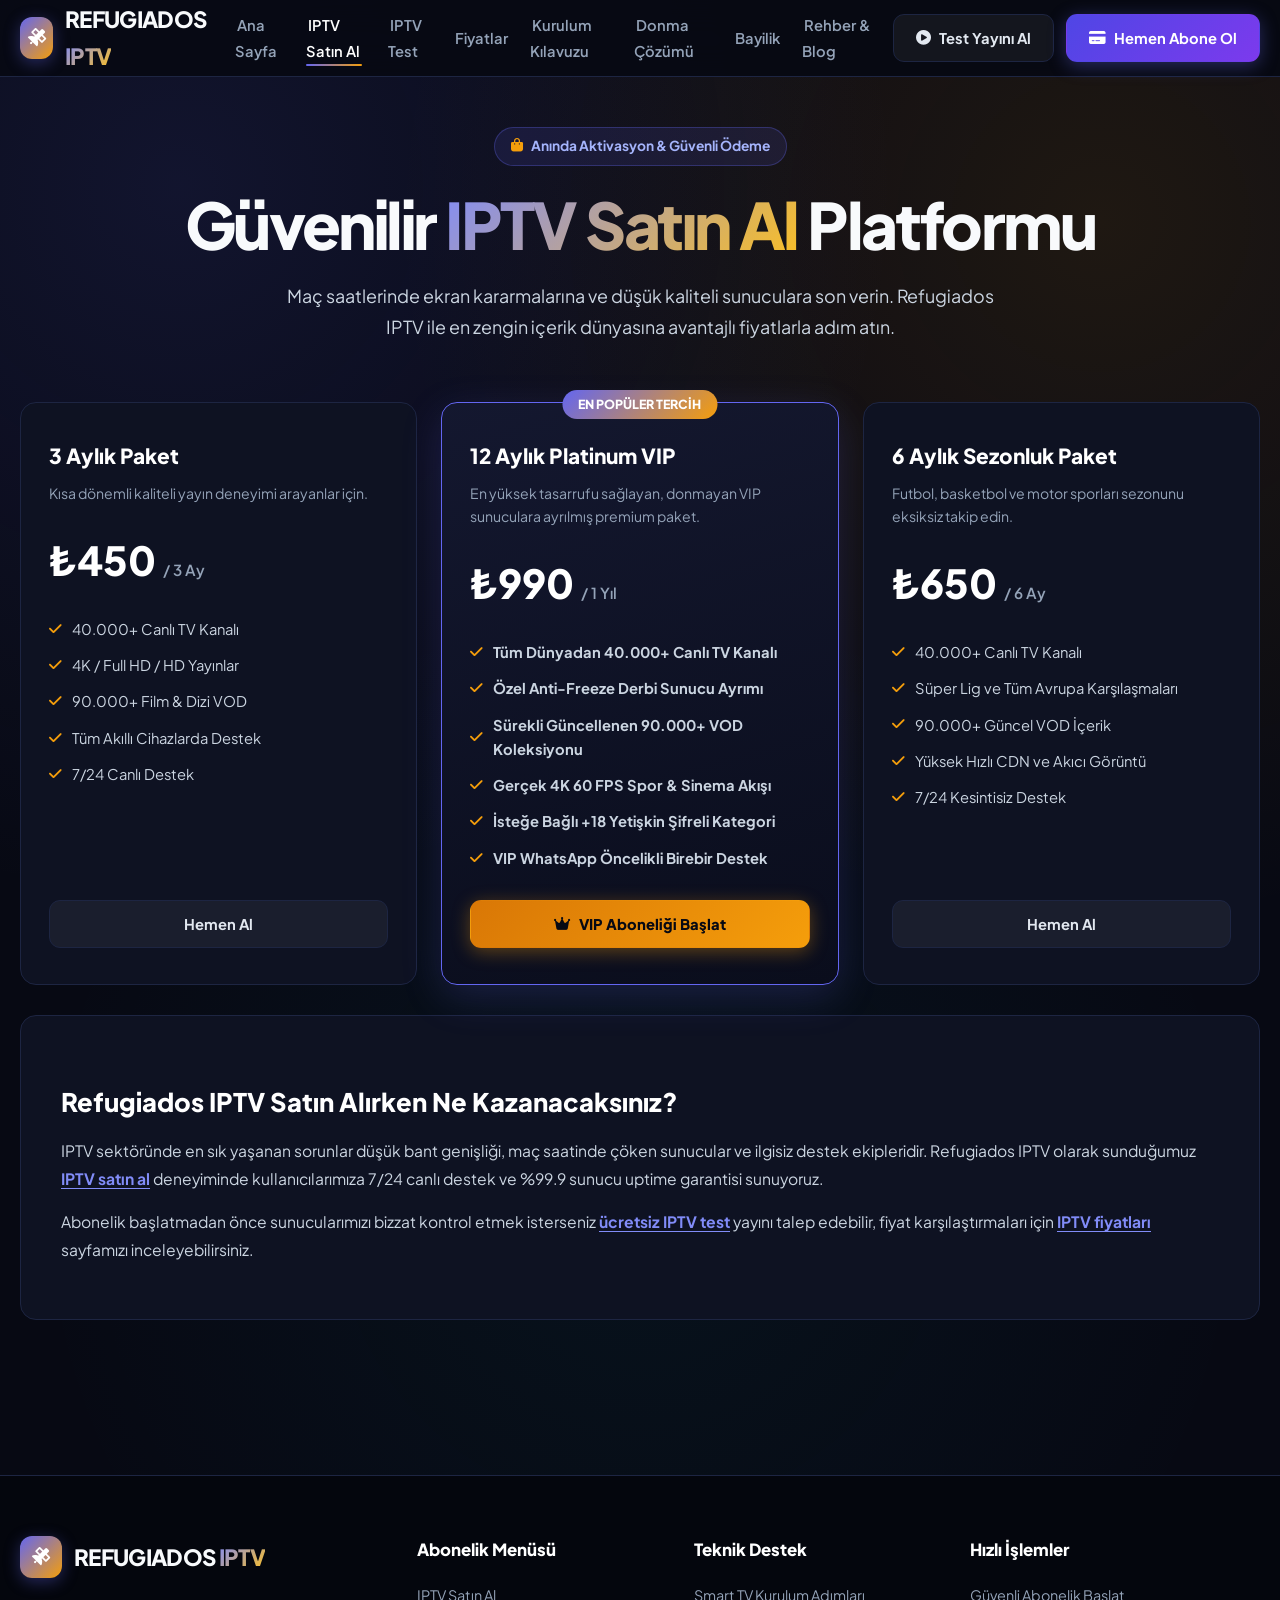
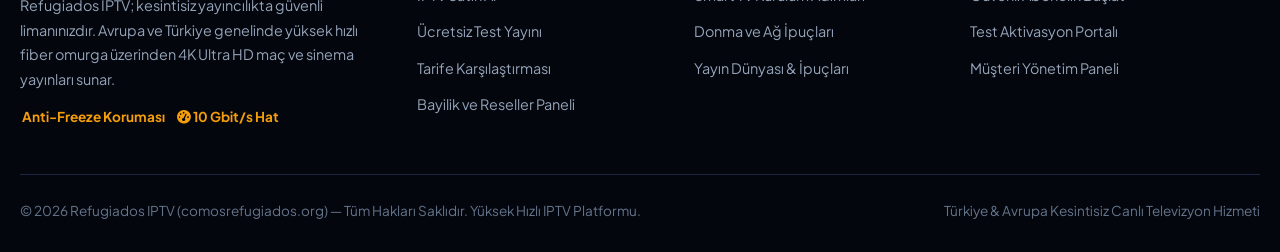
<file: iptv-satin-al.html>
<!DOCTYPE html>
<html lang="tr">
<head>
  <meta charset="UTF-8">
  <meta name="viewport" content="width=device-width, initial-scale=1.0">
  <title>IPTV Satın Al | Refugiados IPTV Güvenli ve Donmayan Yayın 2026</title>
  <meta name="description" content="Refugiados IPTV güvencesiyle 4K IPTV satın alın! Kesintisiz spor, sinema ve dünya kanalları. Anında aktivasyon, taahhütsüz paketler ve 7/24 canlı destek.">
  <meta name="keywords" content="iptv satın al, güvenilir iptv satın al, donmayan iptv aboneliği, 4k iptv satın al, kaliteli iptv paketi">
  <meta name="robots" content="index, follow, max-image-preview:large, max-snippet:-1">
  <link rel="canonical" href="https://comosrefugiados.org/iptv-satin-al">
  <link rel="preconnect" href="https://fonts.googleapis.com">
  <link rel="preconnect" href="https://fonts.gstatic.com" crossorigin>
  <link href="https://fonts.googleapis.com/css2?family=Plus+Jakarta+Sans:wght@400;500;600;700;800;900&display=swap" rel="stylesheet">
  <link rel="stylesheet" href="https://cdnjs.cloudflare.com/ajax/libs/font-awesome/6.5.2/css/all.min.css">
  <link rel="stylesheet" href="/style.css">
</head>
<body>
  <header class="site-header">
    <div class="container nav-wrap">
      <a href="/" class="logo" aria-label="Refugiados IPTV">
        <div class="logo-badge"><i class="fas fa-satellite"></i></div>
        <div>REFUGIADOS <span>IPTV</span></div>
      </a>
      <ul class="nav-links">
        <li><a href="/" class="">Ana Sayfa</a></li>
        <li><a href="/iptv-satin-al" class="active">IPTV Satın Al</a></li>
        <li><a href="/iptv-test" class="">IPTV Test</a></li>
        <li><a href="/iptv-fiyatlari" class="">Fiyatlar</a></li>
        <li><a href="/iptv-kurulumu" class="">Kurulum Kılavuzu</a></li>
        <li><a href="/iptv-donma-cozumu" class="">Donma Çözümü</a></li>
        <li><a href="/iptv-bayilik" class="">Bayilik</a></li>
        <li><a href="/blog" class="">Rehber & Blog</a></li>
      </ul>
      <div class="header-actions">
        <a href="/iptv-test" class="btn btn-ghost"><i class="fas fa-play-circle"></i> Test Yayını Al</a>
        <a href="https://kaliteplayer12.com/iptv-satin-al" class="btn btn-primary"><i class="fas fa-credit-card"></i> Hemen Abone Ol</a>
        <button class="mobile-toggle" id="mobileToggle" aria-label="Menüyü Aç"><i class="fas fa-bars"></i></button>
      </div>
    </div>
  </header>

  <div class="mobile-backdrop" id="mobileBackdrop"></div>
  <div class="mobile-nav-panel" id="mobileNavPanel">
    <div class="mobile-panel-top">
      <div class="logo">
        <div class="logo-badge"><i class="fas fa-satellite"></i></div>
        <div>REFUGIADOS <span>IPTV</span></div>
      </div>
      <button class="mobile-close-btn" id="mobileCloseBtn"><i class="fas fa-times"></i></button>
    </div>
    <ul class="mobile-menu-list">
      <li><a href="/">Ana Sayfa</a></li>
      <li><a href="/iptv-satin-al">IPTV Satın Al</a></li>
      <li><a href="/iptv-test">Ücretsiz Test Al</a></li>
      <li><a href="/iptv-fiyatlari">IPTV Fiyat Listesi</a></li>
      <li><a href="/iptv-kurulumu">Cihaz Kurulum Rehberi</a></li>
      <li><a href="/iptv-donma-cozumu">Donma & Hız Çözümleri</a></li>
      <li><a href="/iptv-bayilik">Bayilik Paneli</a></li>
      <li><a href="/blog">Blog & Bilgi Merkezi</a></li>
    </ul>
    <div style="margin-top:auto; display:flex; flex-direction:column; gap:12px; padding-top:20px;">
      <a href="/iptv-test" class="btn btn-ghost" style="width:100%">Ücretsiz Test Al</a>
      <a href="https://kaliteplayer12.com/iptv-satin-al" class="btn btn-primary" style="width:100%">Hemen Abone Ol</a>
    </div>
  </div>

  <section class="hero-sec" style="padding:50px 0 30px; text-align:center;">
    <div class="container">
      <div class="pill-badge"><i class="fas fa-shopping-bag"></i> Anında Aktivasyon & Güvenli Ödeme</div>
      <h1 class="hero-h1">Güvenilir <span>IPTV Satın Al</span> Platformu</h1>
      <p class="hero-lead" style="margin:0 auto 30px; max-width:720px;">
        Maç saatlerinde ekran kararmalarına ve düşük kaliteli sunuculara son verin. Refugiados IPTV ile en zengin içerik dünyasına avantajlı fiyatlarla adım atın.
      </p>
    </div>
  </section>

  <section class="main-sec" style="padding-top:0;">
    <div class="container">
      <div class="grid-3">
        <div class="pricing-card">
          <div class="plan-name">3 Aylık Paket</div>
          <div class="plan-desc">Kısa dönemli kaliteli yayın deneyimi arayanlar için.</div>
          <div class="plan-price">₺450 <span>/ 3 Ay</span></div>
          <ul class="plan-features">
            <li><i class="fas fa-check"></i> 40.000+ Canlı TV Kanalı</li>
            <li><i class="fas fa-check"></i> 4K / Full HD / HD Yayınlar</li>
            <li><i class="fas fa-check"></i> 90.000+ Film & Dizi VOD</li>
            <li><i class="fas fa-check"></i> Tüm Akıllı Cihazlarda Destek</li>
            <li><i class="fas fa-check"></i> 7/24 Canlı Destek</li>
          </ul>
          <a href="https://kaliteplayer12.com/iptv-satin-al" class="btn btn-ghost" style="width:100%">Hemen Al</a>
        </div>

        <div class="pricing-card featured">
          <div class="featured-tag">EN POPÜLER TERCİH</div>
          <div class="plan-name">12 Aylık Platinum VIP</div>
          <div class="plan-desc">En yüksek tasarrufu sağlayan, donmayan VIP sunuculara ayrılmış premium paket.</div>
          <div class="plan-price">₺990 <span>/ 1 Yıl</span></div>
          <ul class="plan-features">
            <li><i class="fas fa-check"></i> <strong>Tüm Dünyadan 40.000+ Canlı TV Kanalı</strong></li>
            <li><i class="fas fa-check"></i> <strong>Özel Anti-Freeze Derbi Sunucu Ayrımı</strong></li>
            <li><i class="fas fa-check"></i> <strong>Sürekli Güncellenen 90.000+ VOD Koleksiyonu</strong></li>
            <li><i class="fas fa-check"></i> <strong>Gerçek 4K 60 FPS Spor & Sinema Akışı</strong></li>
            <li><i class="fas fa-check"></i> <strong>İsteğe Bağlı +18 Yetişkin Şifreli Kategori</strong></li>
            <li><i class="fas fa-check"></i> <strong>VIP WhatsApp Öncelikli Birebir Destek</strong></li>
          </ul>
          <a href="https://kaliteplayer12.com/iptv-satin-al" class="btn btn-accent" style="width:100%">
            <i class="fas fa-crown"></i> VIP Aboneliği Başlat
          </a>
        </div>

        <div class="pricing-card">
          <div class="plan-name">6 Aylık Sezonluk Paket</div>
          <div class="plan-desc">Futbol, basketbol ve motor sporları sezonunu eksiksiz takip edin.</div>
          <div class="plan-price">₺650 <span>/ 6 Ay</span></div>
          <ul class="plan-features">
            <li><i class="fas fa-check"></i> 40.000+ Canlı TV Kanalı</li>
            <li><i class="fas fa-check"></i> Süper Lig ve Tüm Avrupa Karşılaşmaları</li>
            <li><i class="fas fa-check"></i> 90.000+ Güncel VOD İçerik</li>
            <li><i class="fas fa-check"></i> Yüksek Hızlı CDN ve Akıcı Görüntü</li>
            <li><i class="fas fa-check"></i> 7/24 Kesintisiz Destek</li>
          </ul>
          <a href="https://kaliteplayer12.com/iptv-satin-al" class="btn btn-ghost" style="width:100%">Hemen Al</a>
        </div>
      </div>

      <div class="article-body">
        <h2>Refugiados IPTV Satın Alırken Ne Kazanacaksınız?</h2>
        <p>
          IPTV sektöründe en sık yaşanan sorunlar düşük bant genişliği, maç saatinde çöken sunucular ve ilgisiz destek ekipleridir. Refugiados IPTV olarak sunduğumuz <a href="/iptv-satin-al" class="intext-link">IPTV satın al</a> deneyiminde kullanıcılarımıza 7/24 canlı destek ve %99.9 sunucu uptime garantisi sunuyoruz.
        </p>
        <p>
          Abonelik başlatmadan önce sunucularımızı bizzat kontrol etmek isterseniz <a href="/iptv-test" class="intext-link">ücretsiz IPTV test</a> yayını talep edebilir, fiyat karşılaştırmaları için <a href="/iptv-fiyatlari" class="intext-link">IPTV fiyatları</a> sayfamızı inceleyebilirsiniz.
        </p>
      </div>
    </div>
  </section>

  <footer class="site-footer">
    <div class="container footer-cols">
      <div class="footer-col">
        <div class="logo" style="margin-bottom:15px;">
          <div class="logo-badge"><i class="fas fa-satellite"></i></div>
          <div>REFUGIADOS <span>IPTV</span></div>
        </div>
        <p style="font-size:0.9rem; line-height:1.7; color:var(--text-muted); margin-bottom:15px;">
          Refugiados IPTV; kesintisiz yayıncılıkta güvenli limanınızdır. Avrupa ve Türkiye genelinde yüksek hızlı fiber omurga üzerinden 4K Ultra HD maç ve sinema yayınları sunar.
        </p>
        <div style="display:flex; gap:12px; font-weight:700; font-size:0.85rem; color:var(--accent);">
          <span><i class="fas fa-check-shield"></i> Anti-Freeze Koruması</span>
          <span><i class="fas fa-tachometer-alt"></i> 10 Gbit/s Hat</span>
        </div>
      </div>
      <div class="footer-col">
        <h4>Abonelik Menüsü</h4>
        <ul>
          <li><a href="/iptv-satin-al">IPTV Satın Al</a></li>
          <li><a href="/iptv-test">Ücretsiz Test Yayını</a></li>
          <li><a href="/iptv-fiyatlari">Tarife Karşılaştırması</a></li>
          <li><a href="/iptv-bayilik">Bayilik ve Reseller Paneli</a></li>
        </ul>
      </div>
      <div class="footer-col">
        <h4>Teknik Destek</h4>
        <ul>
          <li><a href="/iptv-kurulumu">Smart TV Kurulum Adımları</a></li>
          <li><a href="/iptv-donma-cozumu">Donma ve Ağ İpuçları</a></li>
          <li><a href="/blog">Yayın Dünyası & İpuçları</a></li>
        </ul>
      </div>
      <div class="footer-col">
        <h4>Hızlı İşlemler</h4>
        <ul>
          <li><a href="https://kaliteplayer12.com/iptv-satin-al">Güvenli Abonelik Başlat</a></li>
          <li><a href="https://kaliteplayer12.com/iptv-test">Test Aktivasyon Portalı</a></li>
          <li><a href="https://kaliteplayer12.com/">Müşteri Yönetim Paneli</a></li>
        </ul>
      </div>
    </div>
    <div class="container footer-bottom">
      <div>© 2026 Refugiados IPTV (comosrefugiados.org) — Tüm Hakları Saklıdır. Yüksek Hızlı IPTV Platformu.</div>
      <div>Türkiye & Avrupa Kesintisiz Canlı Televizyon Hizmeti</div>
    </div>
  </footer>
  <style>
/* Refugiados IPTV - Royal Indigo & Sunset Gold Theme */
:root {
  --bg: #070913;
  --surface: #0e1222;
  --surface-hover: #151b32;
  --surface-border: #1d2542;
  --primary: #6366f1;
  --primary-glow: rgba(99, 102, 241, 0.35);
  --accent: #f59e0b;
  --accent-glow: rgba(245, 158, 11, 0.35);
  --emerald: #10b981;
  --cyan: #06b6d4;
  --text: #f8fafc;
  --text-muted: #94a3b8;
  --text-dim: #64748b;
  --max-w: 1240px;
  --radius: 16px;
  --transition: all 0.25s cubic-bezier(0.4, 0, 0.2, 1);
}

* { box-sizing: border-box; margin: 0; padding: 0; }
html {
  scroll-behavior: smooth;
  font-family: 'Plus Jakarta Sans', system-ui, -apple-system, sans-serif;
  background-color: var(--bg);
  color: var(--text);
  line-height: 1.65;
}
body {
  background: 
    radial-gradient(circle at 14% 10%, rgba(99, 102, 241, 0.12), transparent 36%),
    radial-gradient(circle at 86% 12%, rgba(245, 158, 11, 0.10), transparent 36%),
    radial-gradient(circle at 50% 65%, rgba(6, 182, 212, 0.05), transparent 45%),
    var(--bg);
  min-height: 100vh;
  overflow-x: hidden;
}
a { color: inherit; text-decoration: none; transition: var(--transition); }
img { max-width: 100%; height: auto; }
.container { width: min(var(--max-w), calc(100% - 40px)); margin: 0 auto; }

header.site-header {
  position: sticky; top: 0; z-index: 1000;
  background: rgba(7, 9, 19, 0.92);
  backdrop-filter: blur(16px);
  -webkit-backdrop-filter: blur(16px);
  border-bottom: 1px solid var(--surface-border);
}
.nav-wrap {
  display: flex; align-items: center; justify-content: space-between;
  min-height: 76px; gap: 20px;
}
.logo {
  display: flex; align-items: center; gap: 12px;
  font-size: 1.4rem; font-weight: 900; letter-spacing: -0.03em;
}
.logo-badge {
  width: 42px; height: 42px; border-radius: 12px;
  background: linear-gradient(135deg, var(--primary), var(--accent));
  display: flex; align-items: center; justify-content: center;
  color: #fff; font-size: 1.15rem; font-weight: 900; box-shadow: 0 4px 16px var(--primary-glow);
}
.logo span {
  background: linear-gradient(135deg, #818cf8, #fbbf24);
  -webkit-background-clip: text; -webkit-text-fill-color: transparent;
}
.nav-links { display: flex; align-items: center; gap: 20px; list-style: none; }
.nav-links a {
  font-size: 0.92rem; font-weight: 600; color: var(--text-muted);
  position: relative; padding: 6px 2px;
}
.nav-links a:hover, .nav-links a.active { color: #fff; }
.nav-links a.active::after {
  content: ''; position: absolute; bottom: 0; left: 0; width: 100%; height: 2px;
  background: linear-gradient(90deg, var(--primary), var(--accent));
  border-radius: 2px;
}
.header-actions { display: flex; align-items: center; gap: 12px; }

.btn {
  display: inline-flex; align-items: center; justify-content: center;
  gap: 8px; padding: 11px 22px; border-radius: 11px;
  font-weight: 700; font-size: 0.92rem; cursor: pointer;
  border: 1px solid transparent; transition: var(--transition);
  text-align: center; white-space: nowrap;
}
.btn-primary {
  background: linear-gradient(135deg, #4f46e5, #7c3aed);
  color: #fff; box-shadow: 0 4px 18px var(--primary-glow);
}
.btn-primary:hover {
  transform: translateY(-2px); box-shadow: 0 8px 25px var(--primary-glow); filter: brightness(1.1);
}
.btn-accent {
  background: linear-gradient(135deg, #d97706, #f59e0b);
  color: #070913; font-weight: 800; box-shadow: 0 4px 18px var(--accent-glow);
}
.btn-accent:hover {
  transform: translateY(-2px); box-shadow: 0 8px 25px var(--accent-glow); filter: brightness(1.1);
}
.btn-ghost {
  background: rgba(255, 255, 255, 0.05); color: #e2e8f0;
  border: 1px solid var(--surface-border);
}
.btn-ghost:hover {
  background: rgba(255, 255, 255, 0.1); border-color: rgba(255, 255, 255, 0.2); transform: translateY(-2px);
}
.btn-lg { padding: 15px 32px; font-size: 1.05rem; border-radius: 13px; }

.mobile-toggle {
  display: none; background: transparent; border: none;
  color: #fff; font-size: 1.5rem; cursor: pointer; padding: 6px;
}

/* Mobile drawer - strictly hidden on desktop */
.mobile-nav-panel {
  display: none !important;
  position: fixed; top: 0; right: -100%; width: 85%; max-width: 320px; height: 100vh;
  background: #0a0d1a; border-left: 1px solid var(--surface-border);
  z-index: 2000; padding: 25px 20px; flex-direction: column;
  transition: right 0.25s ease;
}
.mobile-nav-panel.open { display: flex !important; right: 0; }
.mobile-backdrop {
  position: fixed; top: 0; left: 0; width: 100vw; height: 100vh;
  background: rgba(0,0,0,0.7); z-index: 1999; display: none;
}
.mobile-backdrop.open { display: block; }
.mobile-panel-top { display: flex; justify-content: space-between; align-items: center; margin-bottom: 25px; }
.mobile-close-btn { background: transparent; border: none; color: #fff; font-size: 1.4rem; cursor: pointer; }
.mobile-menu-list { list-style: none; display: flex; flex-direction: column; gap: 16px; }
.mobile-menu-list a { font-size: 1.05rem; font-weight: 700; color: #e2e8f0; }

@media (min-width: 769px) {
  .mobile-nav-panel, .mobile-backdrop, .mobile-toggle { display: none !important; }
}

/* Hero Section */
.hero-sec { padding: 80px 0 60px; position: relative; }
.hero-split { display: grid; grid-template-columns: 1.15fr 0.85fr; gap: 50px; align-items: center; }
.pill-badge {
  display: inline-flex; align-items: center; gap: 8px;
  background: rgba(99, 102, 241, 0.12); border: 1px solid rgba(99, 102, 241, 0.3);
  color: #a5b4fc; padding: 7px 16px; border-radius: 999px;
  font-size: 0.86rem; font-weight: 700; margin-bottom: 22px;
}
.pill-badge i { color: var(--accent); }

h1.hero-h1 {
  font-size: clamp(2.3rem, 5vw, 4rem); font-weight: 900;
  line-height: 1.15; letter-spacing: -0.04em; margin-bottom: 20px;
}
h1.hero-h1 span {
  background: linear-gradient(135deg, #818cf8, #fbbf24);
  -webkit-background-clip: text; -webkit-text-fill-color: transparent;
}
p.hero-lead {
  font-size: 1.12rem; color: #cbd5e1; line-height: 1.7; margin-bottom: 30px;
}
.hero-actions { display: flex; gap: 14px; flex-wrap: wrap; margin-bottom: 38px; }

.stat-strip {
  display: grid; grid-template-columns: repeat(4, 1fr); gap: 15px;
  padding-top: 25px; border-top: 1px solid var(--surface-border);
}
.stat-box {
  background: var(--surface); border: 1px solid var(--surface-border);
  padding: 14px; border-radius: 12px; text-align: center;
}
.stat-box .num { font-size: 1.5rem; font-weight: 900; color: #fff; line-height: 1.2; }
.stat-box .desc { font-size: 0.78rem; color: var(--text-muted); font-weight: 600; margin-top: 4px; }

/* Hero Preview */
.hero-preview {
  background: var(--surface); border: 1px solid var(--surface-border);
  border-radius: 22px; padding: 26px; box-shadow: 0 20px 50px rgba(0,0,0,0.5);
  position: relative;
}
.hero-preview::before {
  content: ''; position: absolute; top: 0; left: 0; right: 0; height: 2px;
  background: linear-gradient(90deg, var(--primary), var(--accent));
}
.preview-top {
  display: flex; justify-content: space-between; align-items: center;
  padding-bottom: 15px; margin-bottom: 18px; border-bottom: 1px solid var(--surface-border);
}
.preview-title { font-size: 1.05rem; font-weight: 800; color: #fff; }
.live-pill {
  background: rgba(239, 68, 68, 0.18); border: 1px solid rgba(239, 68, 68, 0.4);
  color: #f87171; font-size: 0.76rem; font-weight: 800; padding: 4px 10px; border-radius: 6px;
  display: flex; align-items: center; gap: 6px;
}
.live-dot { width: 7px; height: 7px; border-radius: 50%; background: #ef4444; }
.preview-channels { display: flex; flex-direction: column; gap: 10px; margin-bottom: 20px; }
.channel-row {
  display: flex; justify-content: space-between; align-items: center;
  background: rgba(255, 255, 255, 0.03); border: 1px solid var(--surface-border);
  padding: 10px 14px; border-radius: 10px; font-size: 0.88rem;
}
.channel-row .res {
  background: rgba(99, 102, 241, 0.2); color: #a5b4fc;
  font-size: 0.75rem; font-weight: 800; padding: 2px 8px; border-radius: 4px;
}

/* Sections */
section.main-sec { padding: 75px 0; }
section.main-sec.alt { background: rgba(14, 18, 34, 0.5); }
.sec-header { max-width: 760px; margin: 0 auto 50px; text-align: center; }
.sec-badge {
  font-size: 0.8rem; font-weight: 800; text-transform: uppercase;
  letter-spacing: 0.12em; color: var(--accent); margin-bottom: 10px;
}
h2.sec-title {
  font-size: clamp(2rem, 3.8vw, 2.9rem); font-weight: 900;
  line-height: 1.2; letter-spacing: -0.03em; margin-bottom: 16px;
}
p.sec-sub { font-size: 1.05rem; color: var(--text-muted); }

/* Grid Layouts */
.grid-3 { display: grid; grid-template-columns: repeat(3, 1fr); gap: 24px; }
.grid-4 { display: grid; grid-template-columns: repeat(4, 1fr); gap: 20px; }
.grid-2 { display: grid; grid-template-columns: 1fr 1fr; gap: 30px; }

/* Pricing Cards */
.pricing-card {
  background: var(--surface); border: 1px solid var(--surface-border);
  border-radius: var(--radius); padding: 36px 28px; display: flex;
  flex-direction: column; position: relative; transition: var(--transition);
}
.pricing-card:hover {
  transform: translateY(-5px); border-color: rgba(99, 102, 241, 0.4);
  box-shadow: 0 15px 40px rgba(0,0,0,0.4);
}
.pricing-card.featured {
  border-color: var(--primary);
  background: linear-gradient(165deg, rgba(20, 24, 48, 0.95), rgba(10, 13, 28, 0.98));
  box-shadow: 0 12px 40px rgba(99, 102, 241, 0.2);
}
.featured-tag {
  position: absolute; top: -13px; left: 50%; transform: translateX(-50%);
  background: linear-gradient(135deg, var(--primary), var(--accent));
  color: #fff; font-size: 0.78rem; font-weight: 900;
  padding: 4px 16px; border-radius: 999px; text-transform: uppercase;
}
.plan-name { font-size: 1.3rem; font-weight: 800; margin-bottom: 8px; color: #fff; }
.plan-desc { font-size: 0.88rem; color: var(--text-muted); margin-bottom: 22px; }
.plan-price { font-size: 2.5rem; font-weight: 900; color: #fff; margin-bottom: 24px; }
.plan-price span { font-size: 0.95rem; font-weight: 600; color: var(--text-muted); }
.plan-features { list-style: none; display: flex; flex-direction: column; gap: 12px; margin-bottom: 30px; flex: 1; }
.plan-features li {
  display: flex; align-items: center; gap: 10px;
  font-size: 0.92rem; color: #cbd5e1;
}
.plan-features li i { color: var(--accent); font-size: 0.9rem; }

/* Feature Cards */
.feat-card {
  background: var(--surface); border: 1px solid var(--surface-border);
  border-radius: var(--radius); padding: 28px; transition: var(--transition);
}
.feat-card:hover {
  transform: translateY(-4px); background: var(--surface-hover);
  border-color: rgba(99, 102, 241, 0.35);
}
.feat-icon {
  width: 52px; height: 52px; border-radius: 14px;
  background: rgba(99, 102, 241, 0.12); color: var(--primary);
  display: flex; align-items: center; justify-content: center;
  font-size: 1.4rem; margin-bottom: 18px;
}
.feat-card h3 { font-size: 1.2rem; font-weight: 800; margin-bottom: 10px; color: #fff; }
.feat-card p { font-size: 0.93rem; color: var(--text-muted); line-height: 1.65; }

/* Table */
.compare-box {
  background: var(--surface); border: 1px solid var(--surface-border);
  border-radius: var(--radius); overflow-x: auto;
}
table.custom-table { width: 100%; border-collapse: collapse; text-align: left; }
table.custom-table th, table.custom-table td {
  padding: 16px 20px; border-bottom: 1px solid var(--surface-border);
  font-size: 0.93rem;
}
table.custom-table th {
  background: rgba(255, 255, 255, 0.02); font-weight: 800; color: #fff;
}
table.custom-table tr:hover td { background: rgba(255, 255, 255, 0.02); }

/* FAQ Accordion */
.faq-wrap { max-width: 840px; margin: 0 auto; display: flex; flex-direction: column; gap: 14px; }
.faq-item {
  background: var(--surface); border: 1px solid var(--surface-border);
  border-radius: 12px; overflow: hidden; transition: var(--transition);
}
.faq-q {
  padding: 18px 22px; cursor: pointer; display: flex;
  align-items: center; justify-content: space-between; gap: 15px;
  font-weight: 700; font-size: 1.02rem; color: #fff;
}
.faq-q i { color: var(--accent); transition: transform 0.25s ease; font-size: 0.9rem; }
.faq-a {
  max-height: 0; overflow: hidden; transition: max-height 0.3s ease, padding 0.3s ease;
  padding: 0 22px; font-size: 0.93rem; color: var(--text-muted); line-height: 1.7;
}
.faq-item.active { border-color: rgba(99, 102, 241, 0.4); background: var(--surface-hover); }
.faq-item.active .faq-q i { transform: rotate(180deg); }
.faq-item.active .faq-a { max-height: 400px; padding-bottom: 20px; }

/* In-text links */
a.intext-link {
  color: #818cf8; font-weight: 700; text-decoration: underline; text-underline-offset: 3px;
}
a.intext-link:hover { color: #a5b4fc; }

/* Article text block */
.article-body {
  background: var(--surface); border: 1px solid var(--surface-border);
  border-radius: var(--radius); padding: 40px; margin-top: 30px;
}
.article-body h2 { font-size: 1.6rem; font-weight: 800; color: #fff; margin: 25px 0 14px; }
.article-body h3 { font-size: 1.3rem; font-weight: 800; color: #e2e8f0; margin: 20px 0 10px; }
.article-body p { font-size: 0.98rem; color: #cbd5e1; line-height: 1.75; margin-bottom: 16px; }
.article-body ul { margin: 15px 0 20px 22px; color: #cbd5e1; line-height: 1.8; }

/* Footer */
footer.site-footer {
  background: #04060d; border-top: 1px solid var(--surface-border);
  padding: 60px 0 30px; margin-top: 80px;
}
.footer-cols { display: grid; grid-template-columns: 1.5fr 1fr 1fr 1.2fr; gap: 35px; margin-bottom: 45px; }
.footer-col h4 { font-size: 1.05rem; font-weight: 800; color: #fff; margin-bottom: 18px; }
.footer-col ul { list-style: none; display: flex; flex-direction: column; gap: 10px; }
.footer-col ul a { color: var(--text-muted); font-size: 0.9rem; }
.footer-col ul a:hover { color: var(--accent); padding-left: 3px; }
.footer-bottom {
  padding-top: 25px; border-top: 1px solid var(--surface-border);
  display: flex; justify-content: space-between; font-size: 0.85rem; color: var(--text-dim);
}

@media (max-width: 992px) {
  .hero-split, .grid-3 { grid-template-columns: 1fr; }
  .grid-4 { grid-template-columns: 1fr 1fr; }
  .footer-cols { grid-template-columns: 1fr 1fr; }
  .stat-strip { grid-template-columns: 1fr 1fr; }
}
@media (max-width: 768px) {
  .nav-links, .header-actions .btn-ghost { display: none; }
  .mobile-toggle { display: block; }
  .grid-4, .grid-2 { grid-template-columns: 1fr; }
  .footer-cols { grid-template-columns: 1fr; }
  .footer-bottom { flex-direction: column; gap: 10px; text-align: center; }
  .article-body { padding: 22px; }
}

  </style>
  <script>
document.addEventListener('DOMContentLoaded', function () {
  const faqItems = document.querySelectorAll('.faq-item');
  faqItems.forEach(item => {
    const q = item.querySelector('.faq-q');
    if (q) {
      q.addEventListener('click', () => {
        const isActive = item.classList.contains('active');
        faqItems.forEach(f => f.classList.remove('active'));
        if (!isActive) item.classList.add('active');
      });
    }
  });

  const mobToggle = document.getElementById('mobileToggle');
  const mobPanel = document.getElementById('mobileNavPanel');
  const backdrop = document.getElementById('mobileBackdrop');
  const closeBtn = document.getElementById('mobileCloseBtn');

  function openMenu() {
    if (mobPanel) mobPanel.classList.add('open');
    if (backdrop) backdrop.classList.add('open');
    document.body.style.overflow = 'hidden';
  }
  function closeMenu() {
    if (mobPanel) mobPanel.classList.remove('open');
    if (backdrop) backdrop.classList.remove('open');
    document.body.style.overflow = 'auto';
  }

  if (mobToggle) mobToggle.addEventListener('click', openMenu);
  if (closeBtn) closeBtn.addEventListener('click', closeMenu);
  if (backdrop) backdrop.addEventListener('click', closeMenu);

  const menuLinks = document.querySelectorAll('.mobile-menu-list a');
  menuLinks.forEach(l => l.addEventListener('click', closeMenu));
});

  </script>
  <script src="/main.js"></script>
</body>
</html>
</file>
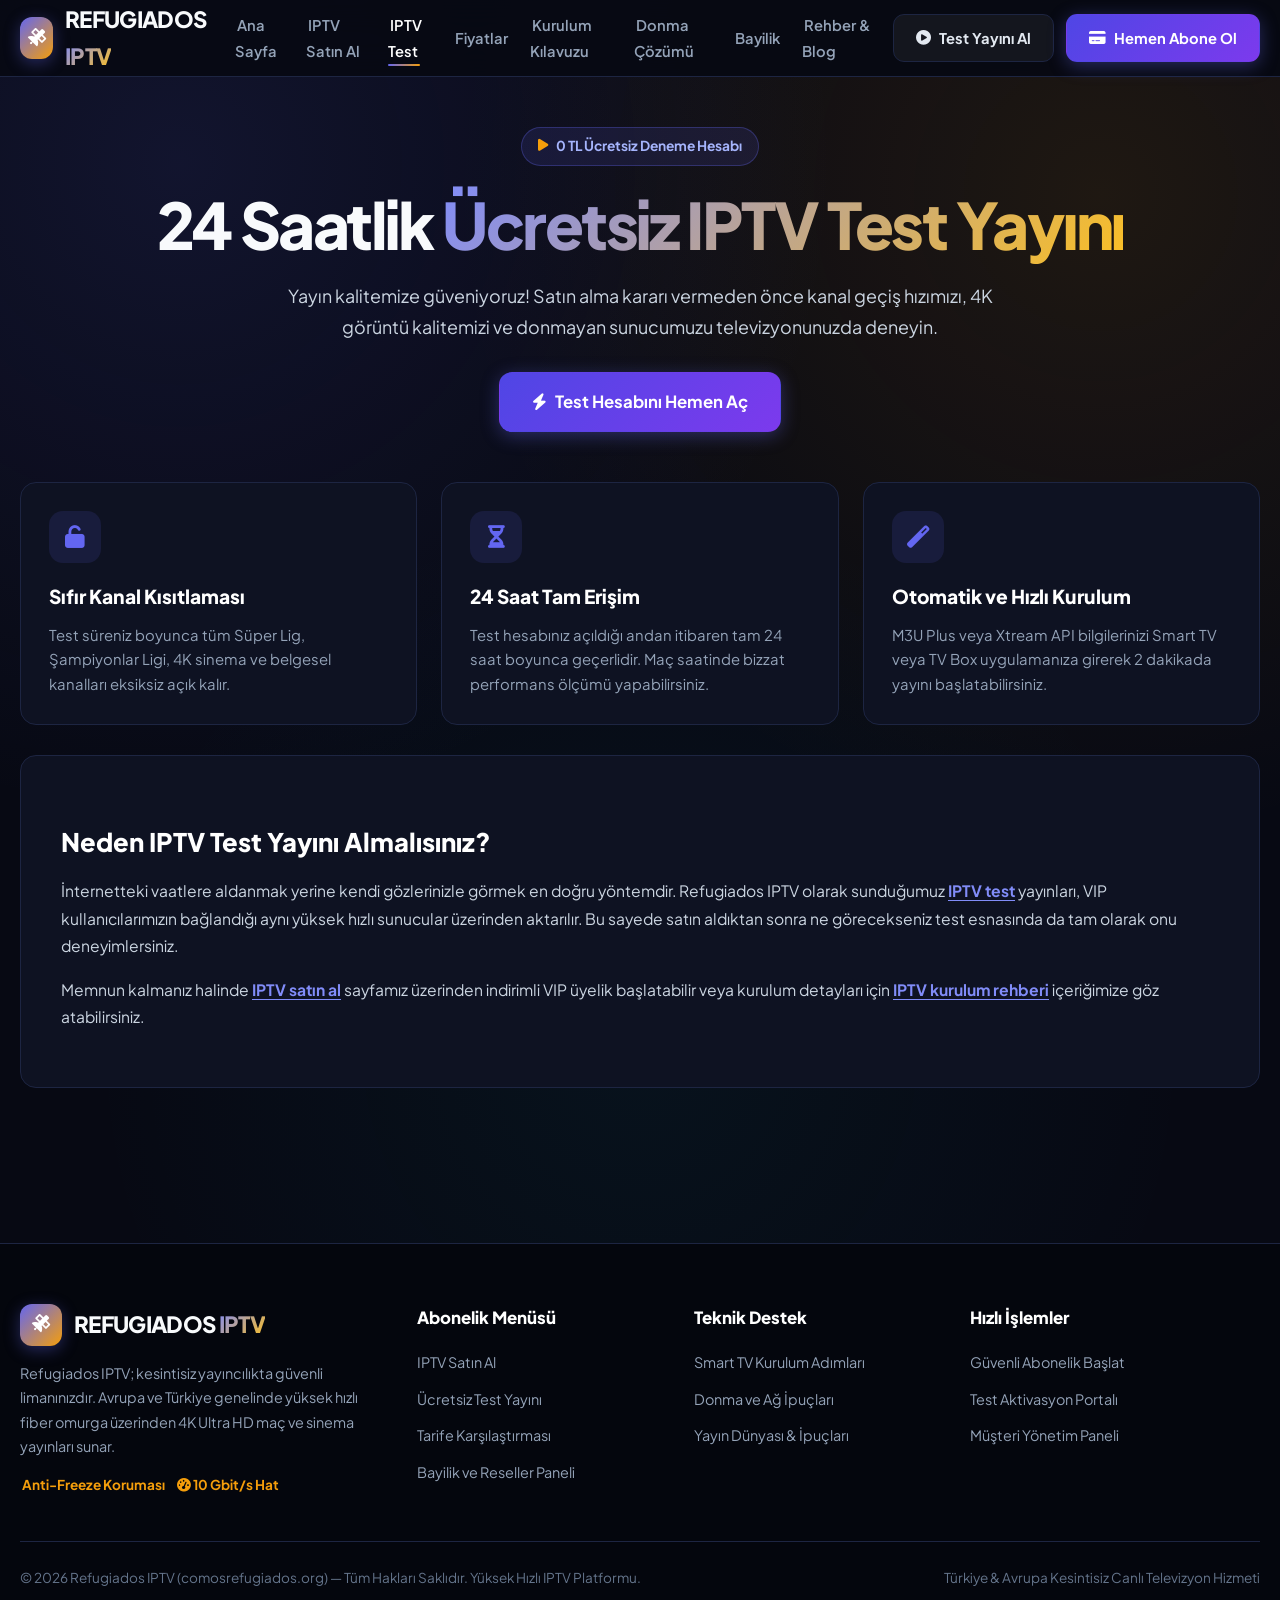
<file: iptv-test.html>
<!DOCTYPE html>
<html lang="tr">
<head>
  <meta charset="UTF-8">
  <meta name="viewport" content="width=device-width, initial-scale=1.0">
  <title>Ücretsiz IPTV Test Yayını Al | 24 Saatlik Kesintisiz Deneme 2026</title>
  <meta name="description" content="24 saat boyunca tüm 4K spor, sinema ve belgesel kanallarını ücretsiz test edin! Refugiados IPTV test yayını ile sunucu gücümüzü bizzat kendi ekranınızda görün.">
  <meta name="keywords" content="iptv test, ücretsiz iptv test al, donmayan iptv deneme, bedava iptv test, 24 saat iptv deneme yayını">
  <meta name="robots" content="index, follow, max-image-preview:large, max-snippet:-1">
  <link rel="canonical" href="https://comosrefugiados.org/iptv-test">
  <link rel="preconnect" href="https://fonts.googleapis.com">
  <link rel="preconnect" href="https://fonts.gstatic.com" crossorigin>
  <link href="https://fonts.googleapis.com/css2?family=Plus+Jakarta+Sans:wght@400;500;600;700;800;900&display=swap" rel="stylesheet">
  <link rel="stylesheet" href="https://cdnjs.cloudflare.com/ajax/libs/font-awesome/6.5.2/css/all.min.css">
  <link rel="stylesheet" href="/style.css">
</head>
<body>
  <header class="site-header">
    <div class="container nav-wrap">
      <a href="/" class="logo" aria-label="Refugiados IPTV">
        <div class="logo-badge"><i class="fas fa-satellite"></i></div>
        <div>REFUGIADOS <span>IPTV</span></div>
      </a>
      <ul class="nav-links">
        <li><a href="/" class="">Ana Sayfa</a></li>
        <li><a href="/iptv-satin-al" class="">IPTV Satın Al</a></li>
        <li><a href="/iptv-test" class="active">IPTV Test</a></li>
        <li><a href="/iptv-fiyatlari" class="">Fiyatlar</a></li>
        <li><a href="/iptv-kurulumu" class="">Kurulum Kılavuzu</a></li>
        <li><a href="/iptv-donma-cozumu" class="">Donma Çözümü</a></li>
        <li><a href="/iptv-bayilik" class="">Bayilik</a></li>
        <li><a href="/blog" class="">Rehber & Blog</a></li>
      </ul>
      <div class="header-actions">
        <a href="/iptv-test" class="btn btn-ghost"><i class="fas fa-play-circle"></i> Test Yayını Al</a>
        <a href="https://kaliteplayer12.com/iptv-satin-al" class="btn btn-primary"><i class="fas fa-credit-card"></i> Hemen Abone Ol</a>
        <button class="mobile-toggle" id="mobileToggle" aria-label="Menüyü Aç"><i class="fas fa-bars"></i></button>
      </div>
    </div>
  </header>

  <div class="mobile-backdrop" id="mobileBackdrop"></div>
  <div class="mobile-nav-panel" id="mobileNavPanel">
    <div class="mobile-panel-top">
      <div class="logo">
        <div class="logo-badge"><i class="fas fa-satellite"></i></div>
        <div>REFUGIADOS <span>IPTV</span></div>
      </div>
      <button class="mobile-close-btn" id="mobileCloseBtn"><i class="fas fa-times"></i></button>
    </div>
    <ul class="mobile-menu-list">
      <li><a href="/">Ana Sayfa</a></li>
      <li><a href="/iptv-satin-al">IPTV Satın Al</a></li>
      <li><a href="/iptv-test">Ücretsiz Test Al</a></li>
      <li><a href="/iptv-fiyatlari">IPTV Fiyat Listesi</a></li>
      <li><a href="/iptv-kurulumu">Cihaz Kurulum Rehberi</a></li>
      <li><a href="/iptv-donma-cozumu">Donma & Hız Çözümleri</a></li>
      <li><a href="/iptv-bayilik">Bayilik Paneli</a></li>
      <li><a href="/blog">Blog & Bilgi Merkezi</a></li>
    </ul>
    <div style="margin-top:auto; display:flex; flex-direction:column; gap:12px; padding-top:20px;">
      <a href="/iptv-test" class="btn btn-ghost" style="width:100%">Ücretsiz Test Al</a>
      <a href="https://kaliteplayer12.com/iptv-satin-al" class="btn btn-primary" style="width:100%">Hemen Abone Ol</a>
    </div>
  </div>

  <section class="hero-sec" style="padding:50px 0 30px; text-align:center;">
    <div class="container">
      <div class="pill-badge"><i class="fas fa-play"></i> 0 TL Ücretsiz Deneme Hesabı</div>
      <h1 class="hero-h1">24 Saatlik <span>Ücretsiz IPTV Test Yayını</span></h1>
      <p class="hero-lead" style="margin:0 auto 30px; max-width:720px;">
        Yayın kalitemize güveniyoruz! Satın alma kararı vermeden önce kanal geçiş hızımızı, 4K görüntü kalitemizi ve donmayan sunucumuzu televizyonunuzda deneyin.
      </p>
      <a href="https://kaliteplayer12.com/iptv-test" class="btn btn-primary btn-lg">
        <i class="fas fa-bolt"></i> Test Hesabını Hemen Aç
      </a>
    </div>
  </section>

  <section class="main-sec" style="padding-top:20px;">
    <div class="container">
      <div class="grid-3">
        <div class="feat-card">
          <div class="feat-icon"><i class="fas fa-unlock"></i></div>
          <h3>Sıfır Kanal Kısıtlaması</h3>
          <p>Test süreniz boyunca tüm Süper Lig, Şampiyonlar Ligi, 4K sinema ve belgesel kanalları eksiksiz açık kalır.</p>
        </div>
        <div class="feat-card">
          <div class="feat-icon"><i class="fas fa-hourglass-half"></i></div>
          <h3>24 Saat Tam Erişim</h3>
          <p>Test hesabınız açıldığı andan itibaren tam 24 saat boyunca geçerlidir. Maç saatinde bizzat performans ölçümü yapabilirsiniz.</p>
        </div>
        <div class="feat-card">
          <div class="feat-icon"><i class="fas fa-magic"></i></div>
          <h3>Otomatik ve Hızlı Kurulum</h3>
          <p>M3U Plus veya Xtream API bilgilerinizi Smart TV veya TV Box uygulamanıza girerek 2 dakikada yayını başlatabilirsiniz.</p>
        </div>
      </div>

      <div class="article-body">
        <h2>Neden IPTV Test Yayını Almalısınız?</h2>
        <p>
          İnternetteki vaatlere aldanmak yerine kendi gözlerinizle görmek en doğru yöntemdir. Refugiados IPTV olarak sunduğumuz <a href="/iptv-test" class="intext-link">IPTV test</a> yayınları, VIP kullanıcılarımızın bağlandığı aynı yüksek hızlı sunucular üzerinden aktarılır. Bu sayede satın aldıktan sonra ne görecekseniz test esnasında da tam olarak onu deneyimlersiniz.
        </p>
        <p>
          Memnun kalmanız halinde <a href="/iptv-satin-al" class="intext-link">IPTV satın al</a> sayfamız üzerinden indirimli VIP üyelik başlatabilir veya kurulum detayları için <a href="/iptv-kurulumu" class="intext-link">IPTV kurulum rehberi</a> içeriğimize göz atabilirsiniz.
        </p>
      </div>
    </div>
  </section>

  <footer class="site-footer">
    <div class="container footer-cols">
      <div class="footer-col">
        <div class="logo" style="margin-bottom:15px;">
          <div class="logo-badge"><i class="fas fa-satellite"></i></div>
          <div>REFUGIADOS <span>IPTV</span></div>
        </div>
        <p style="font-size:0.9rem; line-height:1.7; color:var(--text-muted); margin-bottom:15px;">
          Refugiados IPTV; kesintisiz yayıncılıkta güvenli limanınızdır. Avrupa ve Türkiye genelinde yüksek hızlı fiber omurga üzerinden 4K Ultra HD maç ve sinema yayınları sunar.
        </p>
        <div style="display:flex; gap:12px; font-weight:700; font-size:0.85rem; color:var(--accent);">
          <span><i class="fas fa-check-shield"></i> Anti-Freeze Koruması</span>
          <span><i class="fas fa-tachometer-alt"></i> 10 Gbit/s Hat</span>
        </div>
      </div>
      <div class="footer-col">
        <h4>Abonelik Menüsü</h4>
        <ul>
          <li><a href="/iptv-satin-al">IPTV Satın Al</a></li>
          <li><a href="/iptv-test">Ücretsiz Test Yayını</a></li>
          <li><a href="/iptv-fiyatlari">Tarife Karşılaştırması</a></li>
          <li><a href="/iptv-bayilik">Bayilik ve Reseller Paneli</a></li>
        </ul>
      </div>
      <div class="footer-col">
        <h4>Teknik Destek</h4>
        <ul>
          <li><a href="/iptv-kurulumu">Smart TV Kurulum Adımları</a></li>
          <li><a href="/iptv-donma-cozumu">Donma ve Ağ İpuçları</a></li>
          <li><a href="/blog">Yayın Dünyası & İpuçları</a></li>
        </ul>
      </div>
      <div class="footer-col">
        <h4>Hızlı İşlemler</h4>
        <ul>
          <li><a href="https://kaliteplayer12.com/iptv-satin-al">Güvenli Abonelik Başlat</a></li>
          <li><a href="https://kaliteplayer12.com/iptv-test">Test Aktivasyon Portalı</a></li>
          <li><a href="https://kaliteplayer12.com/">Müşteri Yönetim Paneli</a></li>
        </ul>
      </div>
    </div>
    <div class="container footer-bottom">
      <div>© 2026 Refugiados IPTV (comosrefugiados.org) — Tüm Hakları Saklıdır. Yüksek Hızlı IPTV Platformu.</div>
      <div>Türkiye & Avrupa Kesintisiz Canlı Televizyon Hizmeti</div>
    </div>
  </footer>
  <style>
/* Refugiados IPTV - Royal Indigo & Sunset Gold Theme */
:root {
  --bg: #070913;
  --surface: #0e1222;
  --surface-hover: #151b32;
  --surface-border: #1d2542;
  --primary: #6366f1;
  --primary-glow: rgba(99, 102, 241, 0.35);
  --accent: #f59e0b;
  --accent-glow: rgba(245, 158, 11, 0.35);
  --emerald: #10b981;
  --cyan: #06b6d4;
  --text: #f8fafc;
  --text-muted: #94a3b8;
  --text-dim: #64748b;
  --max-w: 1240px;
  --radius: 16px;
  --transition: all 0.25s cubic-bezier(0.4, 0, 0.2, 1);
}

* { box-sizing: border-box; margin: 0; padding: 0; }
html {
  scroll-behavior: smooth;
  font-family: 'Plus Jakarta Sans', system-ui, -apple-system, sans-serif;
  background-color: var(--bg);
  color: var(--text);
  line-height: 1.65;
}
body {
  background: 
    radial-gradient(circle at 14% 10%, rgba(99, 102, 241, 0.12), transparent 36%),
    radial-gradient(circle at 86% 12%, rgba(245, 158, 11, 0.10), transparent 36%),
    radial-gradient(circle at 50% 65%, rgba(6, 182, 212, 0.05), transparent 45%),
    var(--bg);
  min-height: 100vh;
  overflow-x: hidden;
}
a { color: inherit; text-decoration: none; transition: var(--transition); }
img { max-width: 100%; height: auto; }
.container { width: min(var(--max-w), calc(100% - 40px)); margin: 0 auto; }

header.site-header {
  position: sticky; top: 0; z-index: 1000;
  background: rgba(7, 9, 19, 0.92);
  backdrop-filter: blur(16px);
  -webkit-backdrop-filter: blur(16px);
  border-bottom: 1px solid var(--surface-border);
}
.nav-wrap {
  display: flex; align-items: center; justify-content: space-between;
  min-height: 76px; gap: 20px;
}
.logo {
  display: flex; align-items: center; gap: 12px;
  font-size: 1.4rem; font-weight: 900; letter-spacing: -0.03em;
}
.logo-badge {
  width: 42px; height: 42px; border-radius: 12px;
  background: linear-gradient(135deg, var(--primary), var(--accent));
  display: flex; align-items: center; justify-content: center;
  color: #fff; font-size: 1.15rem; font-weight: 900; box-shadow: 0 4px 16px var(--primary-glow);
}
.logo span {
  background: linear-gradient(135deg, #818cf8, #fbbf24);
  -webkit-background-clip: text; -webkit-text-fill-color: transparent;
}
.nav-links { display: flex; align-items: center; gap: 20px; list-style: none; }
.nav-links a {
  font-size: 0.92rem; font-weight: 600; color: var(--text-muted);
  position: relative; padding: 6px 2px;
}
.nav-links a:hover, .nav-links a.active { color: #fff; }
.nav-links a.active::after {
  content: ''; position: absolute; bottom: 0; left: 0; width: 100%; height: 2px;
  background: linear-gradient(90deg, var(--primary), var(--accent));
  border-radius: 2px;
}
.header-actions { display: flex; align-items: center; gap: 12px; }

.btn {
  display: inline-flex; align-items: center; justify-content: center;
  gap: 8px; padding: 11px 22px; border-radius: 11px;
  font-weight: 700; font-size: 0.92rem; cursor: pointer;
  border: 1px solid transparent; transition: var(--transition);
  text-align: center; white-space: nowrap;
}
.btn-primary {
  background: linear-gradient(135deg, #4f46e5, #7c3aed);
  color: #fff; box-shadow: 0 4px 18px var(--primary-glow);
}
.btn-primary:hover {
  transform: translateY(-2px); box-shadow: 0 8px 25px var(--primary-glow); filter: brightness(1.1);
}
.btn-accent {
  background: linear-gradient(135deg, #d97706, #f59e0b);
  color: #070913; font-weight: 800; box-shadow: 0 4px 18px var(--accent-glow);
}
.btn-accent:hover {
  transform: translateY(-2px); box-shadow: 0 8px 25px var(--accent-glow); filter: brightness(1.1);
}
.btn-ghost {
  background: rgba(255, 255, 255, 0.05); color: #e2e8f0;
  border: 1px solid var(--surface-border);
}
.btn-ghost:hover {
  background: rgba(255, 255, 255, 0.1); border-color: rgba(255, 255, 255, 0.2); transform: translateY(-2px);
}
.btn-lg { padding: 15px 32px; font-size: 1.05rem; border-radius: 13px; }

.mobile-toggle {
  display: none; background: transparent; border: none;
  color: #fff; font-size: 1.5rem; cursor: pointer; padding: 6px;
}

/* Mobile drawer - strictly hidden on desktop */
.mobile-nav-panel {
  display: none !important;
  position: fixed; top: 0; right: -100%; width: 85%; max-width: 320px; height: 100vh;
  background: #0a0d1a; border-left: 1px solid var(--surface-border);
  z-index: 2000; padding: 25px 20px; flex-direction: column;
  transition: right 0.25s ease;
}
.mobile-nav-panel.open { display: flex !important; right: 0; }
.mobile-backdrop {
  position: fixed; top: 0; left: 0; width: 100vw; height: 100vh;
  background: rgba(0,0,0,0.7); z-index: 1999; display: none;
}
.mobile-backdrop.open { display: block; }
.mobile-panel-top { display: flex; justify-content: space-between; align-items: center; margin-bottom: 25px; }
.mobile-close-btn { background: transparent; border: none; color: #fff; font-size: 1.4rem; cursor: pointer; }
.mobile-menu-list { list-style: none; display: flex; flex-direction: column; gap: 16px; }
.mobile-menu-list a { font-size: 1.05rem; font-weight: 700; color: #e2e8f0; }

@media (min-width: 769px) {
  .mobile-nav-panel, .mobile-backdrop, .mobile-toggle { display: none !important; }
}

/* Hero Section */
.hero-sec { padding: 80px 0 60px; position: relative; }
.hero-split { display: grid; grid-template-columns: 1.15fr 0.85fr; gap: 50px; align-items: center; }
.pill-badge {
  display: inline-flex; align-items: center; gap: 8px;
  background: rgba(99, 102, 241, 0.12); border: 1px solid rgba(99, 102, 241, 0.3);
  color: #a5b4fc; padding: 7px 16px; border-radius: 999px;
  font-size: 0.86rem; font-weight: 700; margin-bottom: 22px;
}
.pill-badge i { color: var(--accent); }

h1.hero-h1 {
  font-size: clamp(2.3rem, 5vw, 4rem); font-weight: 900;
  line-height: 1.15; letter-spacing: -0.04em; margin-bottom: 20px;
}
h1.hero-h1 span {
  background: linear-gradient(135deg, #818cf8, #fbbf24);
  -webkit-background-clip: text; -webkit-text-fill-color: transparent;
}
p.hero-lead {
  font-size: 1.12rem; color: #cbd5e1; line-height: 1.7; margin-bottom: 30px;
}
.hero-actions { display: flex; gap: 14px; flex-wrap: wrap; margin-bottom: 38px; }

.stat-strip {
  display: grid; grid-template-columns: repeat(4, 1fr); gap: 15px;
  padding-top: 25px; border-top: 1px solid var(--surface-border);
}
.stat-box {
  background: var(--surface); border: 1px solid var(--surface-border);
  padding: 14px; border-radius: 12px; text-align: center;
}
.stat-box .num { font-size: 1.5rem; font-weight: 900; color: #fff; line-height: 1.2; }
.stat-box .desc { font-size: 0.78rem; color: var(--text-muted); font-weight: 600; margin-top: 4px; }

/* Hero Preview */
.hero-preview {
  background: var(--surface); border: 1px solid var(--surface-border);
  border-radius: 22px; padding: 26px; box-shadow: 0 20px 50px rgba(0,0,0,0.5);
  position: relative;
}
.hero-preview::before {
  content: ''; position: absolute; top: 0; left: 0; right: 0; height: 2px;
  background: linear-gradient(90deg, var(--primary), var(--accent));
}
.preview-top {
  display: flex; justify-content: space-between; align-items: center;
  padding-bottom: 15px; margin-bottom: 18px; border-bottom: 1px solid var(--surface-border);
}
.preview-title { font-size: 1.05rem; font-weight: 800; color: #fff; }
.live-pill {
  background: rgba(239, 68, 68, 0.18); border: 1px solid rgba(239, 68, 68, 0.4);
  color: #f87171; font-size: 0.76rem; font-weight: 800; padding: 4px 10px; border-radius: 6px;
  display: flex; align-items: center; gap: 6px;
}
.live-dot { width: 7px; height: 7px; border-radius: 50%; background: #ef4444; }
.preview-channels { display: flex; flex-direction: column; gap: 10px; margin-bottom: 20px; }
.channel-row {
  display: flex; justify-content: space-between; align-items: center;
  background: rgba(255, 255, 255, 0.03); border: 1px solid var(--surface-border);
  padding: 10px 14px; border-radius: 10px; font-size: 0.88rem;
}
.channel-row .res {
  background: rgba(99, 102, 241, 0.2); color: #a5b4fc;
  font-size: 0.75rem; font-weight: 800; padding: 2px 8px; border-radius: 4px;
}

/* Sections */
section.main-sec { padding: 75px 0; }
section.main-sec.alt { background: rgba(14, 18, 34, 0.5); }
.sec-header { max-width: 760px; margin: 0 auto 50px; text-align: center; }
.sec-badge {
  font-size: 0.8rem; font-weight: 800; text-transform: uppercase;
  letter-spacing: 0.12em; color: var(--accent); margin-bottom: 10px;
}
h2.sec-title {
  font-size: clamp(2rem, 3.8vw, 2.9rem); font-weight: 900;
  line-height: 1.2; letter-spacing: -0.03em; margin-bottom: 16px;
}
p.sec-sub { font-size: 1.05rem; color: var(--text-muted); }

/* Grid Layouts */
.grid-3 { display: grid; grid-template-columns: repeat(3, 1fr); gap: 24px; }
.grid-4 { display: grid; grid-template-columns: repeat(4, 1fr); gap: 20px; }
.grid-2 { display: grid; grid-template-columns: 1fr 1fr; gap: 30px; }

/* Pricing Cards */
.pricing-card {
  background: var(--surface); border: 1px solid var(--surface-border);
  border-radius: var(--radius); padding: 36px 28px; display: flex;
  flex-direction: column; position: relative; transition: var(--transition);
}
.pricing-card:hover {
  transform: translateY(-5px); border-color: rgba(99, 102, 241, 0.4);
  box-shadow: 0 15px 40px rgba(0,0,0,0.4);
}
.pricing-card.featured {
  border-color: var(--primary);
  background: linear-gradient(165deg, rgba(20, 24, 48, 0.95), rgba(10, 13, 28, 0.98));
  box-shadow: 0 12px 40px rgba(99, 102, 241, 0.2);
}
.featured-tag {
  position: absolute; top: -13px; left: 50%; transform: translateX(-50%);
  background: linear-gradient(135deg, var(--primary), var(--accent));
  color: #fff; font-size: 0.78rem; font-weight: 900;
  padding: 4px 16px; border-radius: 999px; text-transform: uppercase;
}
.plan-name { font-size: 1.3rem; font-weight: 800; margin-bottom: 8px; color: #fff; }
.plan-desc { font-size: 0.88rem; color: var(--text-muted); margin-bottom: 22px; }
.plan-price { font-size: 2.5rem; font-weight: 900; color: #fff; margin-bottom: 24px; }
.plan-price span { font-size: 0.95rem; font-weight: 600; color: var(--text-muted); }
.plan-features { list-style: none; display: flex; flex-direction: column; gap: 12px; margin-bottom: 30px; flex: 1; }
.plan-features li {
  display: flex; align-items: center; gap: 10px;
  font-size: 0.92rem; color: #cbd5e1;
}
.plan-features li i { color: var(--accent); font-size: 0.9rem; }

/* Feature Cards */
.feat-card {
  background: var(--surface); border: 1px solid var(--surface-border);
  border-radius: var(--radius); padding: 28px; transition: var(--transition);
}
.feat-card:hover {
  transform: translateY(-4px); background: var(--surface-hover);
  border-color: rgba(99, 102, 241, 0.35);
}
.feat-icon {
  width: 52px; height: 52px; border-radius: 14px;
  background: rgba(99, 102, 241, 0.12); color: var(--primary);
  display: flex; align-items: center; justify-content: center;
  font-size: 1.4rem; margin-bottom: 18px;
}
.feat-card h3 { font-size: 1.2rem; font-weight: 800; margin-bottom: 10px; color: #fff; }
.feat-card p { font-size: 0.93rem; color: var(--text-muted); line-height: 1.65; }

/* Table */
.compare-box {
  background: var(--surface); border: 1px solid var(--surface-border);
  border-radius: var(--radius); overflow-x: auto;
}
table.custom-table { width: 100%; border-collapse: collapse; text-align: left; }
table.custom-table th, table.custom-table td {
  padding: 16px 20px; border-bottom: 1px solid var(--surface-border);
  font-size: 0.93rem;
}
table.custom-table th {
  background: rgba(255, 255, 255, 0.02); font-weight: 800; color: #fff;
}
table.custom-table tr:hover td { background: rgba(255, 255, 255, 0.02); }

/* FAQ Accordion */
.faq-wrap { max-width: 840px; margin: 0 auto; display: flex; flex-direction: column; gap: 14px; }
.faq-item {
  background: var(--surface); border: 1px solid var(--surface-border);
  border-radius: 12px; overflow: hidden; transition: var(--transition);
}
.faq-q {
  padding: 18px 22px; cursor: pointer; display: flex;
  align-items: center; justify-content: space-between; gap: 15px;
  font-weight: 700; font-size: 1.02rem; color: #fff;
}
.faq-q i { color: var(--accent); transition: transform 0.25s ease; font-size: 0.9rem; }
.faq-a {
  max-height: 0; overflow: hidden; transition: max-height 0.3s ease, padding 0.3s ease;
  padding: 0 22px; font-size: 0.93rem; color: var(--text-muted); line-height: 1.7;
}
.faq-item.active { border-color: rgba(99, 102, 241, 0.4); background: var(--surface-hover); }
.faq-item.active .faq-q i { transform: rotate(180deg); }
.faq-item.active .faq-a { max-height: 400px; padding-bottom: 20px; }

/* In-text links */
a.intext-link {
  color: #818cf8; font-weight: 700; text-decoration: underline; text-underline-offset: 3px;
}
a.intext-link:hover { color: #a5b4fc; }

/* Article text block */
.article-body {
  background: var(--surface); border: 1px solid var(--surface-border);
  border-radius: var(--radius); padding: 40px; margin-top: 30px;
}
.article-body h2 { font-size: 1.6rem; font-weight: 800; color: #fff; margin: 25px 0 14px; }
.article-body h3 { font-size: 1.3rem; font-weight: 800; color: #e2e8f0; margin: 20px 0 10px; }
.article-body p { font-size: 0.98rem; color: #cbd5e1; line-height: 1.75; margin-bottom: 16px; }
.article-body ul { margin: 15px 0 20px 22px; color: #cbd5e1; line-height: 1.8; }

/* Footer */
footer.site-footer {
  background: #04060d; border-top: 1px solid var(--surface-border);
  padding: 60px 0 30px; margin-top: 80px;
}
.footer-cols { display: grid; grid-template-columns: 1.5fr 1fr 1fr 1.2fr; gap: 35px; margin-bottom: 45px; }
.footer-col h4 { font-size: 1.05rem; font-weight: 800; color: #fff; margin-bottom: 18px; }
.footer-col ul { list-style: none; display: flex; flex-direction: column; gap: 10px; }
.footer-col ul a { color: var(--text-muted); font-size: 0.9rem; }
.footer-col ul a:hover { color: var(--accent); padding-left: 3px; }
.footer-bottom {
  padding-top: 25px; border-top: 1px solid var(--surface-border);
  display: flex; justify-content: space-between; font-size: 0.85rem; color: var(--text-dim);
}

@media (max-width: 992px) {
  .hero-split, .grid-3 { grid-template-columns: 1fr; }
  .grid-4 { grid-template-columns: 1fr 1fr; }
  .footer-cols { grid-template-columns: 1fr 1fr; }
  .stat-strip { grid-template-columns: 1fr 1fr; }
}
@media (max-width: 768px) {
  .nav-links, .header-actions .btn-ghost { display: none; }
  .mobile-toggle { display: block; }
  .grid-4, .grid-2 { grid-template-columns: 1fr; }
  .footer-cols { grid-template-columns: 1fr; }
  .footer-bottom { flex-direction: column; gap: 10px; text-align: center; }
  .article-body { padding: 22px; }
}

  </style>
  <script>
document.addEventListener('DOMContentLoaded', function () {
  const faqItems = document.querySelectorAll('.faq-item');
  faqItems.forEach(item => {
    const q = item.querySelector('.faq-q');
    if (q) {
      q.addEventListener('click', () => {
        const isActive = item.classList.contains('active');
        faqItems.forEach(f => f.classList.remove('active'));
        if (!isActive) item.classList.add('active');
      });
    }
  });

  const mobToggle = document.getElementById('mobileToggle');
  const mobPanel = document.getElementById('mobileNavPanel');
  const backdrop = document.getElementById('mobileBackdrop');
  const closeBtn = document.getElementById('mobileCloseBtn');

  function openMenu() {
    if (mobPanel) mobPanel.classList.add('open');
    if (backdrop) backdrop.classList.add('open');
    document.body.style.overflow = 'hidden';
  }
  function closeMenu() {
    if (mobPanel) mobPanel.classList.remove('open');
    if (backdrop) backdrop.classList.remove('open');
    document.body.style.overflow = 'auto';
  }

  if (mobToggle) mobToggle.addEventListener('click', openMenu);
  if (closeBtn) closeBtn.addEventListener('click', closeMenu);
  if (backdrop) backdrop.addEventListener('click', closeMenu);

  const menuLinks = document.querySelectorAll('.mobile-menu-list a');
  menuLinks.forEach(l => l.addEventListener('click', closeMenu));
});

  </script>
  <script src="/main.js"></script>
</body>
</html>
</file>
<file: style.css>
/* Refugiados IPTV - Royal Indigo & Sunset Gold Theme */
:root {
  --bg: #070913;
  --surface: #0e1222;
  --surface-hover: #151b32;
  --surface-border: #1d2542;
  --primary: #6366f1;
  --primary-glow: rgba(99, 102, 241, 0.35);
  --accent: #f59e0b;
  --accent-glow: rgba(245, 158, 11, 0.35);
  --emerald: #10b981;
  --cyan: #06b6d4;
  --text: #f8fafc;
  --text-muted: #94a3b8;
  --text-dim: #64748b;
  --max-w: 1240px;
  --radius: 16px;
  --transition: all 0.25s cubic-bezier(0.4, 0, 0.2, 1);
}

* { box-sizing: border-box; margin: 0; padding: 0; }
html {
  scroll-behavior: smooth;
  font-family: 'Plus Jakarta Sans', system-ui, -apple-system, sans-serif;
  background-color: var(--bg);
  color: var(--text);
  line-height: 1.65;
}
body {
  background: 
    radial-gradient(circle at 14% 10%, rgba(99, 102, 241, 0.12), transparent 36%),
    radial-gradient(circle at 86% 12%, rgba(245, 158, 11, 0.10), transparent 36%),
    radial-gradient(circle at 50% 65%, rgba(6, 182, 212, 0.05), transparent 45%),
    var(--bg);
  min-height: 100vh;
  overflow-x: hidden;
}
a { color: inherit; text-decoration: none; transition: var(--transition); }
img { max-width: 100%; height: auto; }
.container { width: min(var(--max-w), calc(100% - 40px)); margin: 0 auto; }

header.site-header {
  position: sticky; top: 0; z-index: 1000;
  background: rgba(7, 9, 19, 0.92);
  backdrop-filter: blur(16px);
  -webkit-backdrop-filter: blur(16px);
  border-bottom: 1px solid var(--surface-border);
}
.nav-wrap {
  display: flex; align-items: center; justify-content: space-between;
  min-height: 76px; gap: 20px;
}
.logo {
  display: flex; align-items: center; gap: 12px;
  font-size: 1.4rem; font-weight: 900; letter-spacing: -0.03em;
}
.logo-badge {
  width: 42px; height: 42px; border-radius: 12px;
  background: linear-gradient(135deg, var(--primary), var(--accent));
  display: flex; align-items: center; justify-content: center;
  color: #fff; font-size: 1.15rem; font-weight: 900; box-shadow: 0 4px 16px var(--primary-glow);
}
.logo span {
  background: linear-gradient(135deg, #818cf8, #fbbf24);
  -webkit-background-clip: text; -webkit-text-fill-color: transparent;
}
.nav-links { display: flex; align-items: center; gap: 20px; list-style: none; }
.nav-links a {
  font-size: 0.92rem; font-weight: 600; color: var(--text-muted);
  position: relative; padding: 6px 2px;
}
.nav-links a:hover, .nav-links a.active { color: #fff; }
.nav-links a.active::after {
  content: ''; position: absolute; bottom: 0; left: 0; width: 100%; height: 2px;
  background: linear-gradient(90deg, var(--primary), var(--accent));
  border-radius: 2px;
}
.header-actions { display: flex; align-items: center; gap: 12px; }

.btn {
  display: inline-flex; align-items: center; justify-content: center;
  gap: 8px; padding: 11px 22px; border-radius: 11px;
  font-weight: 700; font-size: 0.92rem; cursor: pointer;
  border: 1px solid transparent; transition: var(--transition);
  text-align: center; white-space: nowrap;
}
.btn-primary {
  background: linear-gradient(135deg, #4f46e5, #7c3aed);
  color: #fff; box-shadow: 0 4px 18px var(--primary-glow);
}
.btn-primary:hover {
  transform: translateY(-2px); box-shadow: 0 8px 25px var(--primary-glow); filter: brightness(1.1);
}
.btn-accent {
  background: linear-gradient(135deg, #d97706, #f59e0b);
  color: #070913; font-weight: 800; box-shadow: 0 4px 18px var(--accent-glow);
}
.btn-accent:hover {
  transform: translateY(-2px); box-shadow: 0 8px 25px var(--accent-glow); filter: brightness(1.1);
}
.btn-ghost {
  background: rgba(255, 255, 255, 0.05); color: #e2e8f0;
  border: 1px solid var(--surface-border);
}
.btn-ghost:hover {
  background: rgba(255, 255, 255, 0.1); border-color: rgba(255, 255, 255, 0.2); transform: translateY(-2px);
}
.btn-lg { padding: 15px 32px; font-size: 1.05rem; border-radius: 13px; }

.mobile-toggle {
  display: none; background: transparent; border: none;
  color: #fff; font-size: 1.5rem; cursor: pointer; padding: 6px;
}

/* Mobile drawer - strictly hidden on desktop */
.mobile-nav-panel {
  display: none !important;
  position: fixed; top: 0; right: -100%; width: 85%; max-width: 320px; height: 100vh;
  background: #0a0d1a; border-left: 1px solid var(--surface-border);
  z-index: 2000; padding: 25px 20px; flex-direction: column;
  transition: right 0.25s ease;
}
.mobile-nav-panel.open { display: flex !important; right: 0; }
.mobile-backdrop {
  position: fixed; top: 0; left: 0; width: 100vw; height: 100vh;
  background: rgba(0,0,0,0.7); z-index: 1999; display: none;
}
.mobile-backdrop.open { display: block; }
.mobile-panel-top { display: flex; justify-content: space-between; align-items: center; margin-bottom: 25px; }
.mobile-close-btn { background: transparent; border: none; color: #fff; font-size: 1.4rem; cursor: pointer; }
.mobile-menu-list { list-style: none; display: flex; flex-direction: column; gap: 16px; }
.mobile-menu-list a { font-size: 1.05rem; font-weight: 700; color: #e2e8f0; }

@media (min-width: 769px) {
  .mobile-nav-panel, .mobile-backdrop, .mobile-toggle { display: none !important; }
}

/* Hero Section */
.hero-sec { padding: 80px 0 60px; position: relative; }
.hero-split { display: grid; grid-template-columns: 1.15fr 0.85fr; gap: 50px; align-items: center; }
.pill-badge {
  display: inline-flex; align-items: center; gap: 8px;
  background: rgba(99, 102, 241, 0.12); border: 1px solid rgba(99, 102, 241, 0.3);
  color: #a5b4fc; padding: 7px 16px; border-radius: 999px;
  font-size: 0.86rem; font-weight: 700; margin-bottom: 22px;
}
.pill-badge i { color: var(--accent); }

h1.hero-h1 {
  font-size: clamp(2.3rem, 5vw, 4rem); font-weight: 900;
  line-height: 1.15; letter-spacing: -0.04em; margin-bottom: 20px;
}
h1.hero-h1 span {
  background: linear-gradient(135deg, #818cf8, #fbbf24);
  -webkit-background-clip: text; -webkit-text-fill-color: transparent;
}
p.hero-lead {
  font-size: 1.12rem; color: #cbd5e1; line-height: 1.7; margin-bottom: 30px;
}
.hero-actions { display: flex; gap: 14px; flex-wrap: wrap; margin-bottom: 38px; }

.stat-strip {
  display: grid; grid-template-columns: repeat(4, 1fr); gap: 15px;
  padding-top: 25px; border-top: 1px solid var(--surface-border);
}
.stat-box {
  background: var(--surface); border: 1px solid var(--surface-border);
  padding: 14px; border-radius: 12px; text-align: center;
}
.stat-box .num { font-size: 1.5rem; font-weight: 900; color: #fff; line-height: 1.2; }
.stat-box .desc { font-size: 0.78rem; color: var(--text-muted); font-weight: 600; margin-top: 4px; }

/* Hero Preview */
.hero-preview {
  background: var(--surface); border: 1px solid var(--surface-border);
  border-radius: 22px; padding: 26px; box-shadow: 0 20px 50px rgba(0,0,0,0.5);
  position: relative;
}
.hero-preview::before {
  content: ''; position: absolute; top: 0; left: 0; right: 0; height: 2px;
  background: linear-gradient(90deg, var(--primary), var(--accent));
}
.preview-top {
  display: flex; justify-content: space-between; align-items: center;
  padding-bottom: 15px; margin-bottom: 18px; border-bottom: 1px solid var(--surface-border);
}
.preview-title { font-size: 1.05rem; font-weight: 800; color: #fff; }
.live-pill {
  background: rgba(239, 68, 68, 0.18); border: 1px solid rgba(239, 68, 68, 0.4);
  color: #f87171; font-size: 0.76rem; font-weight: 800; padding: 4px 10px; border-radius: 6px;
  display: flex; align-items: center; gap: 6px;
}
.live-dot { width: 7px; height: 7px; border-radius: 50%; background: #ef4444; }
.preview-channels { display: flex; flex-direction: column; gap: 10px; margin-bottom: 20px; }
.channel-row {
  display: flex; justify-content: space-between; align-items: center;
  background: rgba(255, 255, 255, 0.03); border: 1px solid var(--surface-border);
  padding: 10px 14px; border-radius: 10px; font-size: 0.88rem;
}
.channel-row .res {
  background: rgba(99, 102, 241, 0.2); color: #a5b4fc;
  font-size: 0.75rem; font-weight: 800; padding: 2px 8px; border-radius: 4px;
}

/* Sections */
section.main-sec { padding: 75px 0; }
section.main-sec.alt { background: rgba(14, 18, 34, 0.5); }
.sec-header { max-width: 760px; margin: 0 auto 50px; text-align: center; }
.sec-badge {
  font-size: 0.8rem; font-weight: 800; text-transform: uppercase;
  letter-spacing: 0.12em; color: var(--accent); margin-bottom: 10px;
}
h2.sec-title {
  font-size: clamp(2rem, 3.8vw, 2.9rem); font-weight: 900;
  line-height: 1.2; letter-spacing: -0.03em; margin-bottom: 16px;
}
p.sec-sub { font-size: 1.05rem; color: var(--text-muted); }

/* Grid Layouts */
.grid-3 { display: grid; grid-template-columns: repeat(3, 1fr); gap: 24px; }
.grid-4 { display: grid; grid-template-columns: repeat(4, 1fr); gap: 20px; }
.grid-2 { display: grid; grid-template-columns: 1fr 1fr; gap: 30px; }

/* Pricing Cards */
.pricing-card {
  background: var(--surface); border: 1px solid var(--surface-border);
  border-radius: var(--radius); padding: 36px 28px; display: flex;
  flex-direction: column; position: relative; transition: var(--transition);
}
.pricing-card:hover {
  transform: translateY(-5px); border-color: rgba(99, 102, 241, 0.4);
  box-shadow: 0 15px 40px rgba(0,0,0,0.4);
}
.pricing-card.featured {
  border-color: var(--primary);
  background: linear-gradient(165deg, rgba(20, 24, 48, 0.95), rgba(10, 13, 28, 0.98));
  box-shadow: 0 12px 40px rgba(99, 102, 241, 0.2);
}
.featured-tag {
  position: absolute; top: -13px; left: 50%; transform: translateX(-50%);
  background: linear-gradient(135deg, var(--primary), var(--accent));
  color: #fff; font-size: 0.78rem; font-weight: 900;
  padding: 4px 16px; border-radius: 999px; text-transform: uppercase;
}
.plan-name { font-size: 1.3rem; font-weight: 800; margin-bottom: 8px; color: #fff; }
.plan-desc { font-size: 0.88rem; color: var(--text-muted); margin-bottom: 22px; }
.plan-price { font-size: 2.5rem; font-weight: 900; color: #fff; margin-bottom: 24px; }
.plan-price span { font-size: 0.95rem; font-weight: 600; color: var(--text-muted); }
.plan-features { list-style: none; display: flex; flex-direction: column; gap: 12px; margin-bottom: 30px; flex: 1; }
.plan-features li {
  display: flex; align-items: center; gap: 10px;
  font-size: 0.92rem; color: #cbd5e1;
}
.plan-features li i { color: var(--accent); font-size: 0.9rem; }

/* Feature Cards */
.feat-card {
  background: var(--surface); border: 1px solid var(--surface-border);
  border-radius: var(--radius); padding: 28px; transition: var(--transition);
}
.feat-card:hover {
  transform: translateY(-4px); background: var(--surface-hover);
  border-color: rgba(99, 102, 241, 0.35);
}
.feat-icon {
  width: 52px; height: 52px; border-radius: 14px;
  background: rgba(99, 102, 241, 0.12); color: var(--primary);
  display: flex; align-items: center; justify-content: center;
  font-size: 1.4rem; margin-bottom: 18px;
}
.feat-card h3 { font-size: 1.2rem; font-weight: 800; margin-bottom: 10px; color: #fff; }
.feat-card p { font-size: 0.93rem; color: var(--text-muted); line-height: 1.65; }

/* Table */
.compare-box {
  background: var(--surface); border: 1px solid var(--surface-border);
  border-radius: var(--radius); overflow-x: auto;
}
table.custom-table { width: 100%; border-collapse: collapse; text-align: left; }
table.custom-table th, table.custom-table td {
  padding: 16px 20px; border-bottom: 1px solid var(--surface-border);
  font-size: 0.93rem;
}
table.custom-table th {
  background: rgba(255, 255, 255, 0.02); font-weight: 800; color: #fff;
}
table.custom-table tr:hover td { background: rgba(255, 255, 255, 0.02); }

/* FAQ Accordion */
.faq-wrap { max-width: 840px; margin: 0 auto; display: flex; flex-direction: column; gap: 14px; }
.faq-item {
  background: var(--surface); border: 1px solid var(--surface-border);
  border-radius: 12px; overflow: hidden; transition: var(--transition);
}
.faq-q {
  padding: 18px 22px; cursor: pointer; display: flex;
  align-items: center; justify-content: space-between; gap: 15px;
  font-weight: 700; font-size: 1.02rem; color: #fff;
}
.faq-q i { color: var(--accent); transition: transform 0.25s ease; font-size: 0.9rem; }
.faq-a {
  max-height: 0; overflow: hidden; transition: max-height 0.3s ease, padding 0.3s ease;
  padding: 0 22px; font-size: 0.93rem; color: var(--text-muted); line-height: 1.7;
}
.faq-item.active { border-color: rgba(99, 102, 241, 0.4); background: var(--surface-hover); }
.faq-item.active .faq-q i { transform: rotate(180deg); }
.faq-item.active .faq-a { max-height: 400px; padding-bottom: 20px; }

/* In-text links */
a.intext-link {
  color: #818cf8; font-weight: 700; text-decoration: underline; text-underline-offset: 3px;
}
a.intext-link:hover { color: #a5b4fc; }

/* Article text block */
.article-body {
  background: var(--surface); border: 1px solid var(--surface-border);
  border-radius: var(--radius); padding: 40px; margin-top: 30px;
}
.article-body h2 { font-size: 1.6rem; font-weight: 800; color: #fff; margin: 25px 0 14px; }
.article-body h3 { font-size: 1.3rem; font-weight: 800; color: #e2e8f0; margin: 20px 0 10px; }
.article-body p { font-size: 0.98rem; color: #cbd5e1; line-height: 1.75; margin-bottom: 16px; }
.article-body ul { margin: 15px 0 20px 22px; color: #cbd5e1; line-height: 1.8; }

/* Footer */
footer.site-footer {
  background: #04060d; border-top: 1px solid var(--surface-border);
  padding: 60px 0 30px; margin-top: 80px;
}
.footer-cols { display: grid; grid-template-columns: 1.5fr 1fr 1fr 1.2fr; gap: 35px; margin-bottom: 45px; }
.footer-col h4 { font-size: 1.05rem; font-weight: 800; color: #fff; margin-bottom: 18px; }
.footer-col ul { list-style: none; display: flex; flex-direction: column; gap: 10px; }
.footer-col ul a { color: var(--text-muted); font-size: 0.9rem; }
.footer-col ul a:hover { color: var(--accent); padding-left: 3px; }
.footer-bottom {
  padding-top: 25px; border-top: 1px solid var(--surface-border);
  display: flex; justify-content: space-between; font-size: 0.85rem; color: var(--text-dim);
}

@media (max-width: 992px) {
  .hero-split, .grid-3 { grid-template-columns: 1fr; }
  .grid-4 { grid-template-columns: 1fr 1fr; }
  .footer-cols { grid-template-columns: 1fr 1fr; }
  .stat-strip { grid-template-columns: 1fr 1fr; }
}
@media (max-width: 768px) {
  .nav-links, .header-actions .btn-ghost { display: none; }
  .mobile-toggle { display: block; }
  .grid-4, .grid-2 { grid-template-columns: 1fr; }
  .footer-cols { grid-template-columns: 1fr; }
  .footer-bottom { flex-direction: column; gap: 10px; text-align: center; }
  .article-body { padding: 22px; }
}
</file>
